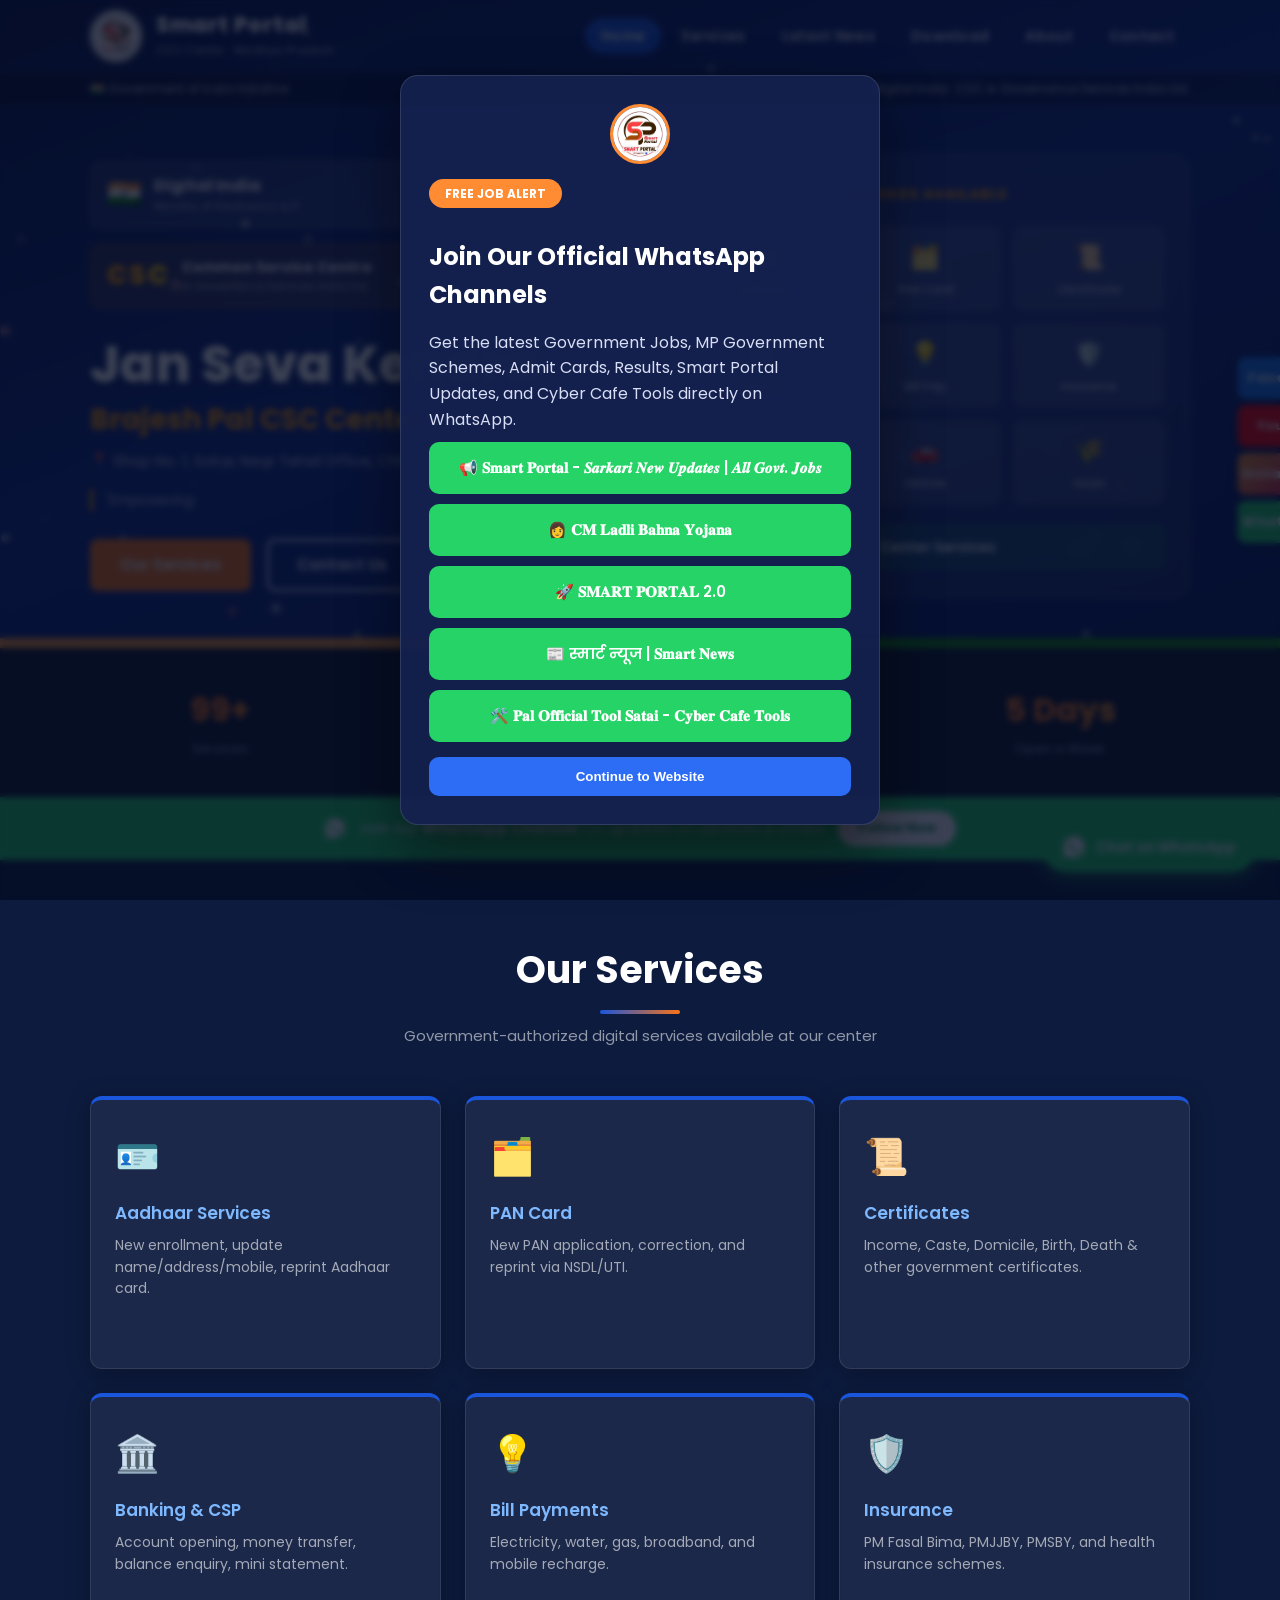
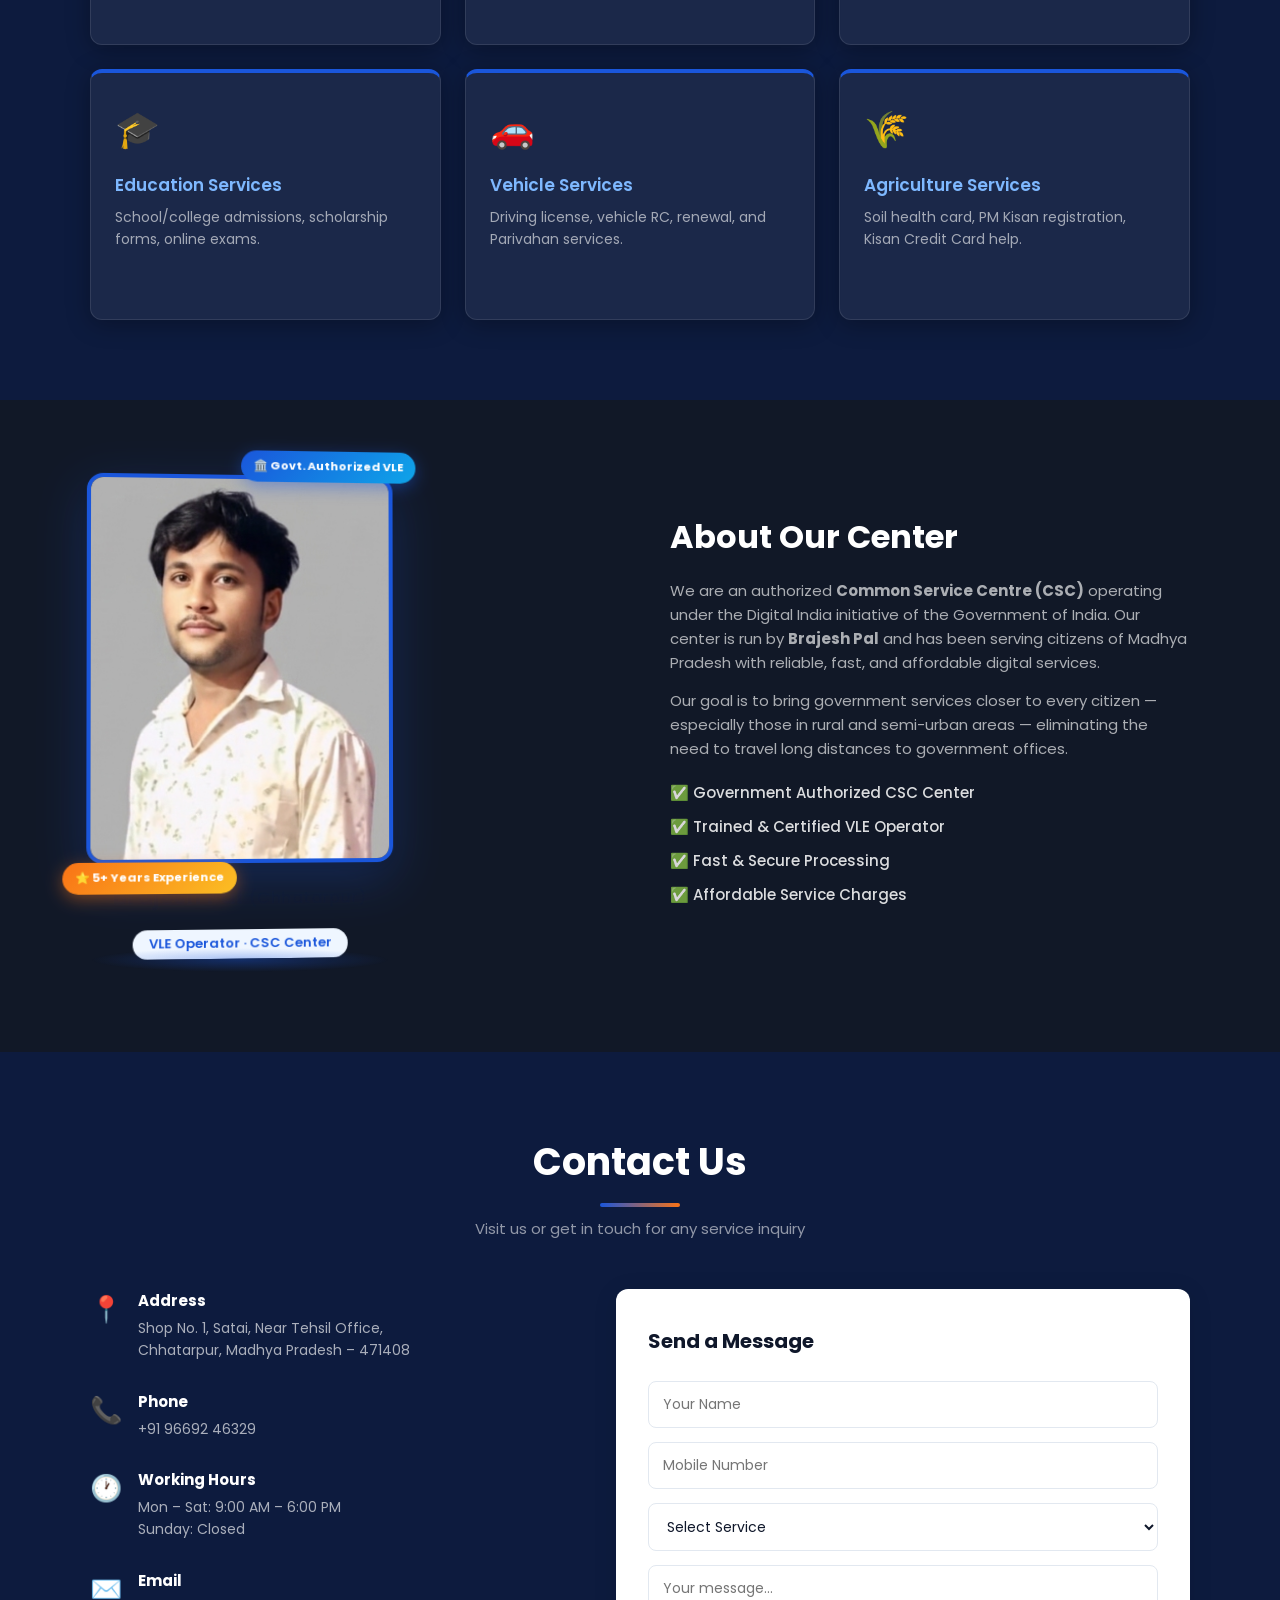
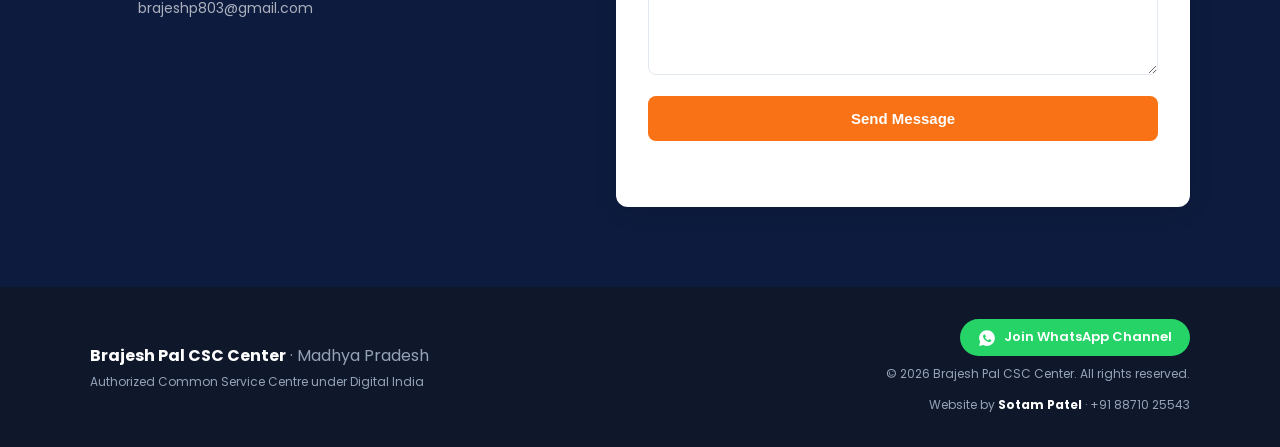
<file: index.html>
<!DOCTYPE html>
<html lang="en">

<head>
  <meta charset="UTF-8" />
  <meta name="viewport" content="width=device-width, initial-scale=1.0" />
  <title>Brajesh Pal CSC Center – Madhya Pradesh</title>
  <meta name="description"
    content="Brajesh Pal CSC Center, Satai, Chhatarpur (471408) – Madhya Pradesh. Government and digital services: Aadhaar, PAN, certificates, banking, insurance and more." />
  <meta name="keywords"
    content="CSC Center Satai, Brajesh Pal CSC, Aadhaar Satai, PAN Card Satai, Chhatarpur CSC, 471408, government services Satai, digital services Chhatarpur, CSC VLE Madhya Pradesh, Common Service Centre Satai" />
  <meta name="robots" content="index, follow" />
  <link rel="canonical" href="https://brajesh-pal-csc.vercel.app/" />
  <!-- Open Graph (WhatsApp, Facebook, LinkedIn) -->
  <meta property="og:type" content="website" />
  <meta property="og:site_name" content="Brajesh Pal CSC Center" />
  <meta property="og:title" content="Brajesh Pal CSC Center – Satai, Chhatarpur" />
  <meta property="og:description"
    content="Brajesh Pal CSC Center, Satai, Chhatarpur – 471408, MP. Aadhaar, PAN, certificates, banking, insurance and more." />
  <meta property="og:url" content="https://brajesh-pal-csc.vercel.app/" />
  <meta property="og:image" content="https://brajesh-pal-csc.vercel.app/csc-logo.jpg" />
  <meta property="og:image:width" content="500" />
  <meta property="og:image:height" content="500" />
  <meta property="og:image:alt" content="Brajesh Pal CSC Center Logo" />
  <!-- Twitter Card -->
  <meta name="twitter:card" content="summary" />
  <meta name="twitter:title" content="Brajesh Pal CSC Center – Satai, Chhatarpur" />
  <meta name="twitter:description"
    content="Brajesh Pal CSC Center, Satai, Chhatarpur – 471408, MP. Aadhaar, PAN, certificates, banking, insurance." />
  <meta name="twitter:image" content="https://brajesh-pal-csc.vercel.app/csc-logo.jpg" />
  <meta name="twitter:image:alt" content="Brajesh Pal CSC Center Logo" />
  <link rel="stylesheet" href="style.css" />
  <link rel="icon" type="image/jpeg" href="csc-logo.jpg" />
  <link rel="apple-touch-icon" href="csc-logo.jpg" />
  <link rel="preconnect" href="https://fonts.googleapis.com" />
  <link href="https://fonts.googleapis.com/css2?family=Poppins:wght@300;400;600;700&display=swap" rel="stylesheet" />
</head>

<body>

  <!-- ===== HEADER ===== -->
  <header id="header">
    <div class="container nav-wrap">
      <a href="index.html" class="logo" style="text-decoration:none;">
        <img
          src="[data-uri]"
          alt="Smart Portal CSC Logo" />
        <div>
          <span class="logo-title">Smart Portal</span>
          <span class="logo-sub">CSC Center · Madhya Pradesh</span>
        </div>
      </a>
      <nav>
        <button class="menu-toggle" id="menuToggle" aria-label="Toggle menu">&#9776;</button>
        <ul id="navLinks">
          <li><a href="#home">Home</a></li>
          <li><a href="services.html">Services</a></li>
          <li><a href="latest-news.html">Latest News</a></li>
          <li><a href="download-forms.html">Download</a></li>
          <li><a href="#about">About</a></li>
          <li><a href="#contact">Contact</a></li>
        </ul>
      </nav>
    </div>
  </header>

  <!-- ===== HERO / CSC BANNER ===== -->
  <section id="home" class="hero">
    <video id="heroBgVideo" autoplay muted loop playsinline>
      <source src="banner-bg.mp4" type="video/mp4">
    </video>
    <div id="heroOverlay"></div>
    <canvas id="heroCanvas"></canvas>

    <!-- Top gov bar -->
    <div class="gov-bar">
      <div class="container gov-bar-inner">
        <span>🇮🇳 Government of India Initiative</span>
        <span class="gov-bar-center">Digital India · CSC e-Governance Services India Ltd.</span>
      </div>
    </div>

    <div class="banner-wrap">
      <!-- Left panel -->
      <div class="banner-left" style="animation:fadeInLeft .9s .1s ease both">
        <div class="banner-logos">
          <div class="digital-india-badge">
            <div class="di-icon">🇮🇳</div>
            <div>
              <span class="di-title">Digital India</span>
              <span class="di-sub">Ministry of Electronics &amp; IT</span>
            </div>
          </div>
          <div class="csc-badge">
            <span class="csc-abbr">CSC</span>
            <div>
              <span class="csc-full">Common Service Centre</span>
              <span class="csc-sub">e-Governance Services India Ltd.</span>
            </div>
          </div>
        </div>

        <div class="banner-title-block">
          <h1 class="banner-heading">Jan Seva Kendra</h1>
          <p class="banner-op-name">Brajesh Pal CSC Center</p>
          <p class="banner-location">📍 Shop No. 1, Satai, Near Tehsil Office, Chhatarpur, MP – 471408</p>
        </div>

        <p class="banner-tagline">"Empowering Citizens Through Digital Services"</p>

        <div class="hero-btns">
          <a href="#services" class="btn btn-primary">Our Services</a>
          <a href="#contact" class="btn btn-outline">Contact Us</a>
        </div>
      </div>

      <!-- Right panel – service icons grid -->
      <div class="banner-right">
        <p class="banner-services-title">Services Available</p>
        <div class="banner-icons-grid">
          <div class="bicon"><span>🪪</span>
            <p>Aadhaar</p>
          </div>
          <div class="bicon"><span>🗂️</span>
            <p>PAN Card</p>
          </div>
          <div class="bicon"><span>📜</span>
            <p>Certificate</p>
          </div>
          <div class="bicon"><span>🏛️</span>
            <p>Banking</p>
          </div>
          <div class="bicon"><span>💡</span>
            <p>Bill Pay</p>
          </div>
          <div class="bicon"><span>🛡️</span>
            <p>Insurance</p>
          </div>
          <div class="bicon"><span>🎓</span>
            <p>Education</p>
          </div>
          <div class="bicon"><span>🚗</span>
            <p>Vehicle</p>
          </div>
          <div class="bicon"><span>🌾</span>
            <p>Kisan</p>
          </div>
        </div>
        <div class="banner-helpline">
          <!-- <span>📞 Helpline:</span> -->
          <!-- <a href="tel:+91XXXXXX6329">+91 96692 46329</a> -->
          <span>CSC Center Services</span>
        </div>
      </div>
    </div>

    <!-- Bottom tricolor strip -->
    <div class="tricolor-strip">
      <div class="tc-saffron"></div>
      <div class="tc-white"><span>सत्यमेव जयते</span></div>
      <div class="tc-green"></div>
    </div>

  </section>

  <!-- ===== STATS ===== -->
  <section class="stats-bar">
    <div class="container stats-grid">
      <div class="stat"><span class="stat-num">100+</span><span class="stat-label">Services</span></div>
      <div class="stat"><span class="stat-num">5000+</span><span class="stat-label">Happy Customers</span></div>
      <div class="stat"><span class="stat-num">5+</span><span class="stat-label">Years of Service</span></div>
      <div class="stat"><span class="stat-num">6 Days</span><span class="stat-label">Open a Week</span></div>
    </div>
  </section>

  <!-- ===== WHATSAPP CHANNEL BANNER ===== -->
  <div class="wa-banner">
    <div class="container wa-banner-inner">
      <svg viewBox="0 0 32 32" width="22" height="22" fill="white">
        <path
          d="M16 2C8.28 2 2 8.28 2 16c0 2.44.65 4.73 1.78 6.72L2 30l7.47-1.74A13.93 13.93 0 0 0 16 30c7.72 0 14-6.28 14-14S23.72 2 16 2zm7.26 19.46c-.3.85-1.76 1.62-2.42 1.72-.62.1-1.4.14-2.26-.14-.52-.17-1.18-.4-2.04-.78-3.58-1.55-5.92-5.18-6.1-5.42-.18-.24-1.46-1.95-1.46-3.72 0-1.77.93-2.64 1.26-3 .33-.36.72-.45.96-.45h.69c.22 0 .52-.08.82.62.3.72 1.02 2.49 1.11 2.67.09.18.15.39.03.63-.12.24-.18.39-.36.6-.18.21-.38.47-.54.63-.18.18-.37.38-.16.74.21.36.94 1.55 2.02 2.51 1.38 1.23 2.55 1.61 2.91 1.79.36.18.57.15.78-.09.21-.24.9-1.05 1.14-1.41.24-.36.48-.3.81-.18.33.12 2.1.99 2.46 1.17.36.18.6.27.69.42.09.15.09.87-.21 1.72z" />
      </svg>
      <span>Join our <strong>WhatsApp Channel</strong> for updates on services & offers</span>
      <a href="https://whatsapp.com/channel/0029Vax804j2UPB8wsZU4B05" target="_blank" rel="noopener"
        class="wa-banner-btn">Follow Now</a>
    </div>
  </div>

  <!-- ===== SERVICES ===== -->
  <section id="services" class="services">
    <div class="container">
      <h2 class="section-title">Our Services</h2>
      <p class="section-sub">Government-authorized digital services available at our center</p>
      <div class="services-grid">

        <a class="service-card" href="https://uidai.gov.in/" target="_blank" rel="noopener">
          <div class="service-icon">🪪</div>
          <h3>Aadhaar Services</h3>
          <p>New enrollment, update name/address/mobile, reprint Aadhaar card.</p>
          <span class="card-link-hint">Visit UIDAI ↗</span>
        </a>

        <a class="service-card" href="https://www.onlineservices.nsdl.com/paam/endUserRegisterContact.html"
          target="_blank" rel="noopener">
          <div class="service-icon">🗂️</div>
          <h3>PAN Card</h3>
          <p>New PAN application, correction, and reprint via NSDL/UTI.</p>
          <span class="card-link-hint">Visit NSDL ↗</span>
        </a>

        <a class="service-card" href="https://mpedistrict.gov.in/" target="_blank" rel="noopener">
          <div class="service-icon">📜</div>
          <h3>Certificates</h3>
          <p>Income, Caste, Domicile, Birth, Death & other government certificates.</p>
          <span class="card-link-hint">Visit MP e-District ↗</span>
        </a>

        <a class="service-card" href="https://www.cscindia.in/" target="_blank" rel="noopener">
          <div class="service-icon">🏛️</div>
          <h3>Banking & CSP</h3>
          <p>Account opening, money transfer, balance enquiry, mini statement.</p>
          <span class="card-link-hint">Visit CSC India ↗</span>
        </a>

        <a class="service-card" href="https://www.bharat-bill-pay.in/" target="_blank" rel="noopener">
          <div class="service-icon">💡</div>
          <h3>Bill Payments</h3>
          <p>Electricity, water, gas, broadband, and mobile recharge.</p>
          <span class="card-link-hint">Visit BBPS ↗</span>
        </a>

        <a class="service-card" href="https://pmfby.gov.in/" target="_blank" rel="noopener">
          <div class="service-icon">🛡️</div>
          <h3>Insurance</h3>
          <p>PM Fasal Bima, PMJJBY, PMSBY, and health insurance schemes.</p>
          <span class="card-link-hint">Visit PMFBY ↗</span>
        </a>

        <a class="service-card" href="https://scholarships.gov.in/" target="_blank" rel="noopener">
          <div class="service-icon">🎓</div>
          <h3>Education Services</h3>
          <p>School/college admissions, scholarship forms, online exams.</p>
          <span class="card-link-hint">Visit NSP ↗</span>
        </a>

        <a class="service-card" href="https://parivahan.gov.in/" target="_blank" rel="noopener">
          <div class="service-icon">🚗</div>
          <h3>Vehicle Services</h3>
          <p>Driving license, vehicle RC, renewal, and Parivahan services.</p>
          <span class="card-link-hint">Visit Parivahan ↗</span>
        </a>

        <a class="service-card" href="https://pmkisan.gov.in/" target="_blank" rel="noopener">
          <div class="service-icon">🌾</div>
          <h3>Agriculture Services</h3>
          <p>Soil health card, PM Kisan registration, Kisan Credit Card help.</p>
          <span class="card-link-hint">Visit PM Kisan ↗</span>
        </a>

      </div>
    </div>
  </section>

  <!-- ===== ABOUT ===== -->
  <section id="about" class="about">
    <div class="container about-grid">
      <div class="about-img-wrap">
        <div class="owner-card-3d-wrap">
          <div class="owner-card" id="ownerCard3d" style="position:relative">
            <span class="owner-badge-govt">🏛️ Govt. Authorized VLE</span>
            <img src="owner.jpg" alt="Brajesh Pal" class="owner-photo" />
            <span class="owner-badge-exp">⭐ 5+ Years Experience</span>
            <p class="owner-name">Brajesh Pal <span
                style="font-size:0.75em; font-weight:500; opacity:0.75;">(Chhatarpur)</span></p>
            <p class="owner-role">VLE Operator · CSC Center</p>
          </div>
          <div class="owner-card-shadow" id="ownerShadow"></div>
        </div>
      </div>
      <div class="about-text">
        <h2>About Our Center</h2>
        <p>
          We are an authorized <strong>Common Service Centre (CSC)</strong> operating under the
          Digital India initiative of the Government of India. Our center is run by
          <strong>Brajesh Pal</strong> and has been serving citizens of Madhya Pradesh with
          reliable, fast, and affordable digital services.
        </p>
        <p>
          Our goal is to bring government services closer to every citizen — especially those in
          rural and semi-urban areas — eliminating the need to travel long distances to
          government offices.
        </p>
        <ul class="about-list">
          <li>✅ Government Authorized CSC Center</li>
          <li>✅ Trained & Certified VLE Operator</li>
          <li>✅ Fast & Secure Processing</li>
          <li>✅ Affordable Service Charges</li>
          <li>✅ Trusted by 5000+ Locals</li>
        </ul>
      </div>
    </div>
  </section>

  <!-- ===== CONTACT ===== -->
  <section id="contact" class="contact">
    <div class="container">
      <h2 class="section-title">Contact Us</h2>
      <p class="section-sub">Visit us or get in touch for any service inquiry</p>
      <div class="contact-grid">

        <div class="contact-info">
          <div class="info-item">
            <span class="info-icon">📍</span>
            <div>
              <strong>Address</strong>
              <p>Shop No. 1, Satai, Near Tehsil Office,<br />Chhatarpur, Madhya Pradesh – 471408</p>
            </div>
          </div>
          <div class="info-item">
            <span class="info-icon">📞</span>
            <div>
              <strong>Phone</strong>
              <!-- <p><a href="tel:+919669246329">+91 96692 46329</a></p> -->
              <p><a href="">+91 96692 46329</a></p>
            </div>
          </div>
          <div class="info-item">
            <span class="info-icon">🕐</span>
            <div>
              <strong>Working Hours</strong>
              <p>Mon – Sat: 9:00 AM – 6:00 PM<br />Sunday: Closed</p>
            </div>
          </div>
          <div class="info-item">
            <span class="info-icon">✉️</span>
            <div>
              <strong>Email</strong>
              <p><a href="mailto:brajeshp803@gmail.com">brajeshp803@gmail.com</a></p>
            </div>
          </div>
        </div>

        <form class="contact-form" id="contactForm">
          <h3>Send a Message</h3>
          <input type="text" name="name" placeholder="Your Name" required />
          <input type="tel" name="phone" placeholder="Mobile Number" required />
          <select name="service">
            <option value="">Select Service</option>
            <option>Aadhaar Services</option>
            <option>PAN Card</option>
            <option>Certificate</option>
            <option>Banking / CSP</option>
            <option>Bill Payment</option>
            <option>Insurance</option>
            <option>Other</option>
          </select>
          <textarea name="message" rows="4" placeholder="Your message..."></textarea>
          <button type="submit" class="btn btn-primary">Send Message</button>
          <p class="form-note" id="formNote"></p>
        </form>

      </div>
    </div>
  </section>

  <!-- ===== FOOTER ===== -->
  <footer class="footer">
    <div class="container footer-inner">
      <div>
        <p><strong>Brajesh Pal CSC Center</strong> · Madhya Pradesh</p>
        <p class="footer-sub">Authorized Common Service Centre under Digital India</p>
      </div>
      <div class="footer-right">
        <a href="https://whatsapp.com/channel/0029Vax804j2UPB8wsZU4B05" target="_blank" rel="noopener"
          class="wa-channel-btn">
          <svg viewBox="0 0 32 32" width="18" height="18" fill="currentColor">
            <path
              d="M16 2C8.28 2 2 8.28 2 16c0 2.44.65 4.73 1.78 6.72L2 30l7.47-1.74A13.93 13.93 0 0 0 16 30c7.72 0 14-6.28 14-14S23.72 2 16 2zm7.26 19.46c-.3.85-1.76 1.62-2.42 1.72-.62.1-1.4.14-2.26-.14-.52-.17-1.18-.4-2.04-.78-3.58-1.55-5.92-5.18-6.1-5.42-.18-.24-1.46-1.95-1.46-3.72 0-1.77.93-2.64 1.26-3 .33-.36.72-.45.96-.45h.69c.22 0 .52-.08.82.62.3.72 1.02 2.49 1.11 2.67.09.18.15.39.03.63-.12.24-.18.39-.36.6-.18.21-.38.47-.54.63-.18.18-.37.38-.16.74.21.36.94 1.55 2.02 2.51 1.38 1.23 2.55 1.61 2.91 1.79.36.18.57.15.78-.09.21-.24.9-1.05 1.14-1.41.24-.36.48-.3.81-.18.33.12 2.1.99 2.46 1.17.36.18.6.27.69.42.09.15.09.87-.21 1.72z" />
          </svg>
          Join WhatsApp Channel
        </a>
        <p class="footer-copy">&copy; 2026 Brajesh Pal CSC Center. All rights reserved.</p>
        <p class="footer-copy" style="margin-top:4px;">Website by <strong style="color:#fff;">Sotam Patel</strong> · <a
            href="tel:+918871025543" style="color:#94a3b8;">+91 88710 25543</a></p>
      </div>
    </div>
  </footer>

  <!-- ===== SOCIAL SIDE SLIDER ===== -->
  <div class="social-sidebar">
    <a href="https://www.facebook.com/brajesh.pal.179108/" target="_blank" rel="noopener" class="side-btn side-fb">
      <span class="side-icon">
        <svg viewBox="0 0 24 24" fill="currentColor" width="18" height="18">
          <path d="M18 2h-3a5 5 0 0 0-5 5v3H7v4h3v8h4v-8h3l1-4h-4V7a1 1 0 0 1 1-1h3z" />
        </svg>
      </span>
      <span class="side-label">Facebook</span>
    </a>
    <a href="https://www.youtube.com/@SmartPortalOfficial" target="_blank" rel="noopener" class="side-btn side-yt">
      <span class="side-icon">
        <svg viewBox="0 0 24 24" fill="currentColor" width="18" height="18">
          <path
            d="M22.54 6.42a2.78 2.78 0 0 0-1.95-1.96C18.88 4 12 4 12 4s-6.88 0-8.59.46A2.78 2.78 0 0 0 1.46 6.42 29 29 0 0 0 1 12a29 29 0 0 0 .46 5.58 2.78 2.78 0 0 0 1.95 1.96C5.12 20 12 20 12 20s6.88 0 8.59-.46a2.78 2.78 0 0 0 1.96-1.96A29 29 0 0 0 23 12a29 29 0 0 0-.46-5.58zM9.75 15.02V8.98L15.5 12l-5.75 3.02z" />
        </svg>
      </span>
      <span class="side-label">YouTube</span>
    </a>
    <a href="https://www.instagram.com/cmladlibahnayojana?igsh=NHd1dmM0YnVtYXU1" target="_blank" rel="noopener"
      class="side-btn side-ig">
      <span class="side-icon">
        <svg viewBox="0 0 24 24" fill="none" stroke="currentColor" stroke-width="2" stroke-linecap="round"
          stroke-linejoin="round" width="18" height="18">
          <rect x="2" y="2" width="20" height="20" rx="5" ry="5" />
          <path d="M16 11.37A4 4 0 1 1 12.63 8 4 4 0 0 1 16 11.37z" />
          <line x1="17.5" y1="6.5" x2="17.51" y2="6.5" />
        </svg>
      </span>
      <span class="side-label">Instagram</span>
    </a>
    <a href="https://wa.me/919669246329?text=Hello%2C%20I%20need%20help%20with%20CSC%20services" target="_blank"
      rel="noopener" class="side-btn side-wa">
      <span class="side-icon">
        <svg viewBox="0 0 32 32" fill="currentColor" width="18" height="18">
          <path
            d="M16 2C8.28 2 2 8.28 2 16c0 2.44.65 4.73 1.78 6.72L2 30l7.47-1.74A13.93 13.93 0 0 0 16 30c7.72 0 14-6.28 14-14S23.72 2 16 2zm7.26 19.46c-.3.85-1.76 1.62-2.42 1.72-.62.1-1.4.14-2.26-.14-.52-.17-1.18-.4-2.04-.78-3.58-1.55-5.92-5.18-6.1-5.42-.18-.24-1.46-1.95-1.46-3.72 0-1.77.93-2.64 1.26-3 .33-.36.72-.45.96-.45h.69c.22 0 .52-.08.82.62.3.72 1.02 2.49 1.11 2.67.09.18.15.39.03.63-.12.24-.18.39-.36.6-.18.21-.38.47-.54.63-.18.18-.37.38-.16.74.21.36.94 1.55 2.02 2.51 1.38 1.23 2.55 1.61 2.91 1.79.36.18.57.15.78-.09.21-.24.9-1.05 1.14-1.41.24-.36.48-.3.81-.18.33.12 2.1.99 2.46 1.17.36.18.6.27.69.42.09.15.09.87-.21 1.72z" />
        </svg>
      </span>
      <span class="side-label">WhatsApp</span>
    </a>
  </div>

  <a href="https://wa.me/919669246329?text=Hello%2C%20I%20need%20help%20with%20CSC%20services" class="whatsapp-fab"
    target="_blank" rel="noopener" title="Chat on WhatsApp">
    <svg viewBox="0 0 32 32" width="24" height="24" fill="white">
      <path
        d="M16 2C8.28 2 2 8.28 2 16c0 2.44.65 4.73 1.78 6.72L2 30l7.47-1.74A13.93 13.93 0 0 0 16 30c7.72 0 14-6.28 14-14S23.72 2 16 2zm7.26 19.46c-.3.85-1.76 1.62-2.42 1.72-.62.1-1.4.14-2.26-.14-.52-.17-1.18-.4-2.04-.78-3.58-1.55-5.92-5.18-6.1-5.42-.18-.24-1.46-1.95-1.46-3.72 0-1.77.93-2.64 1.26-3 .33-.36.72-.45.96-.45h.69c.22 0 .52-.08.82.62.3.72 1.02 2.49 1.11 2.67.09.18.15.39.03.63-.12.24-.18.39-.36.6-.18.21-.38.47-.54.63-.18.18-.37.38-.16.74.21.36.94 1.55 2.02 2.51 1.38 1.23 2.55 1.61 2.91 1.79.36.18.57.15.78-.09.21-.24.9-1.05 1.14-1.41.24-.36.48-.3.81-.18.33.12 2.1.99 2.46 1.17.36.18.6.27.69.42.09.15.09.87-.21 1.72z" />
    </svg>
    <span class="fab-text">Chat on WhatsApp</span>
  </a>



  <script src="main.js"></script>
</body>

</html>


<!-- This is a popup start -->
<div id="welcomePopup" class="popup-overlay">
  <div class="popup-box">

    <!-- Official Logo -->
    <div class="popup-logo">
      <img src="csc-logo.jpg" alt="Smart Portal Official Logo">
    </div>

    <span class="tag">FREE JOB ALERT</span>

    <h2>Join Our Official WhatsApp Channels</h2>

    <p>
      Get the latest Government Jobs, MP Government Schemes, Admit Cards,
      Results, Smart Portal Updates, and Cyber Cafe Tools directly on WhatsApp.
    </p>

    <a href="https://whatsapp.com/channel/0029Vax804j2UPB8wsZU4B05" target="_blank" class="btn whatsapp">
      📢 𝐒𝐦𝐚𝐫𝐭 𝐏𝐨𝐫𝐭𝐚𝐥 - 𝑺𝒂𝒓𝒌𝒂𝒓𝒊 𝑵𝒆𝒘 𝑼𝒑𝒅𝒂𝒕𝒆𝒔 | 𝑨𝒍𝒍 𝑮𝒐𝒗𝒕. 𝑱𝒐𝒃𝒔
    </a>


    <a href="https://whatsapp.com/channel/0029Vb6f373GU3BG8yixL43e" target="_blank" class="btn whatsapp">
      👩 𝐂𝐌 𝐋𝐚𝐝𝐥𝐢 𝐁𝐚𝐡𝐧𝐚 𝐘𝐨𝐣𝐚𝐧𝐚
    </a>

    <a href="https://whatsapp.com/channel/0029Vb6VGha3mFYA58GqZO0O" target="_blank" class="btn whatsapp">
      🚀 𝐒𝐌𝐀𝐑𝐓 𝐏𝐎𝐑𝐓𝐀𝐋 2.0
    </a>

    <a href="https://whatsapp.com/channel/0029VbCCXQGEAKWKbBjymC1E" target="_blank" class="btn whatsapp">
      📰 स्मार्ट न्यूज | 𝐒𝐦𝐚𝐫𝐭 𝐍𝐞𝐰𝐬
    </a>

    <a href="https://whatsapp.com/channel/0029Vb5exDp3WHTgOhqOOf0k" target="_blank" class="btn whatsapp">
      🛠️ 𝐏𝐚𝐥 𝐎𝐟𝐟𝐢𝐜𝐢𝐚𝐥 𝐓𝐨𝐨𝐥 𝐒𝐚𝐭𝐚𝐢 - 𝐂𝐲𝐛𝐞𝐫 𝐂𝐚𝐟𝐞 𝐓𝐨𝐨𝐥𝐬
    </a>

    <button id="continueBtn" class="continue">
      Continue to Website
    </button>

  </div>
</div>

<script>
  const popup = document.getElementById("welcomePopup");

  const lastShown = localStorage.getItem("popupTime");

  const now = Date.now();

  const oneDay = 24 * 60 * 60 * 1000;

  if (lastShown && (now - lastShown) < oneDay) {

    popup.style.display = "none";

  }

  document.getElementById("continueBtn").onclick = function () {

    popup.style.display = "none";

    localStorage.setItem("popupTime", now);

  };
</script>
<STYLE>
  .popup-overlay {
    position: fixed;
    inset: 0;
    background: rgba(4, 12, 35, .78);
    backdrop-filter: blur(3px);
    display: flex;
    justify-content: center;
    align-items: center;
    z-index: 999999;
  }

  .popup-box {
    width: 480px;
    max-width: 95%;
    background: rgba(20, 33, 78, .96);
    border: 1px solid rgba(255, 255, 255, .12);
    border-radius: 18px;
    padding: 28px;
    color: #fff;
    box-shadow: 0 25px 60px rgba(0, 0, 0, .45);
    animation: popup .35s ease;
  }

  .popup-logo {
    display: flex;
    justify-content: center;
    margin-bottom: 15px;
  }

  .popup-logo img {
    width: 60px;
    height: 60px;
    border-radius: 50%;
    border: 3px solid #ff8c32;
    background: #fff;
  }

  .tag {
    display: inline-block;
    background: #ff8c32;
    color: #fff;
    padding: 5px 16px;
    border-radius: 30px;
    font-size: 12px;
    font-weight: 700;
    margin-bottom: 15px;
  }

  .popup-box h2 {
    color: #fff;
    margin: 15px 0;
  }

  .popup-box p {
    color: #d8def5;
    line-height: 1.6;
  }

  .btn.whatsapp {
    display: flex;
    align-items: center;
    justify-content: center;
    margin-top: 10px;
    background: #25D366;
    color: #fff;
    border-radius: 10px;
    padding: 12px;
    text-decoration: none;
    transition: .3s;
  }

  .btn.whatsapp:hover {
    background: #1ca851;
    transform: translateY(-2px);
  }

  .continue {
    width: 100%;
    margin-top: 15px;
    background: #2d6df6;
    color: #fff;
    border: none;
    padding: 12px;
    border-radius: 10px;
    cursor: pointer;
    font-weight: 600;
  }

  .continue:hover {
    background: #1f5ddd;
  }
</STYLE>
<!-- This is a popup End -->
</file>
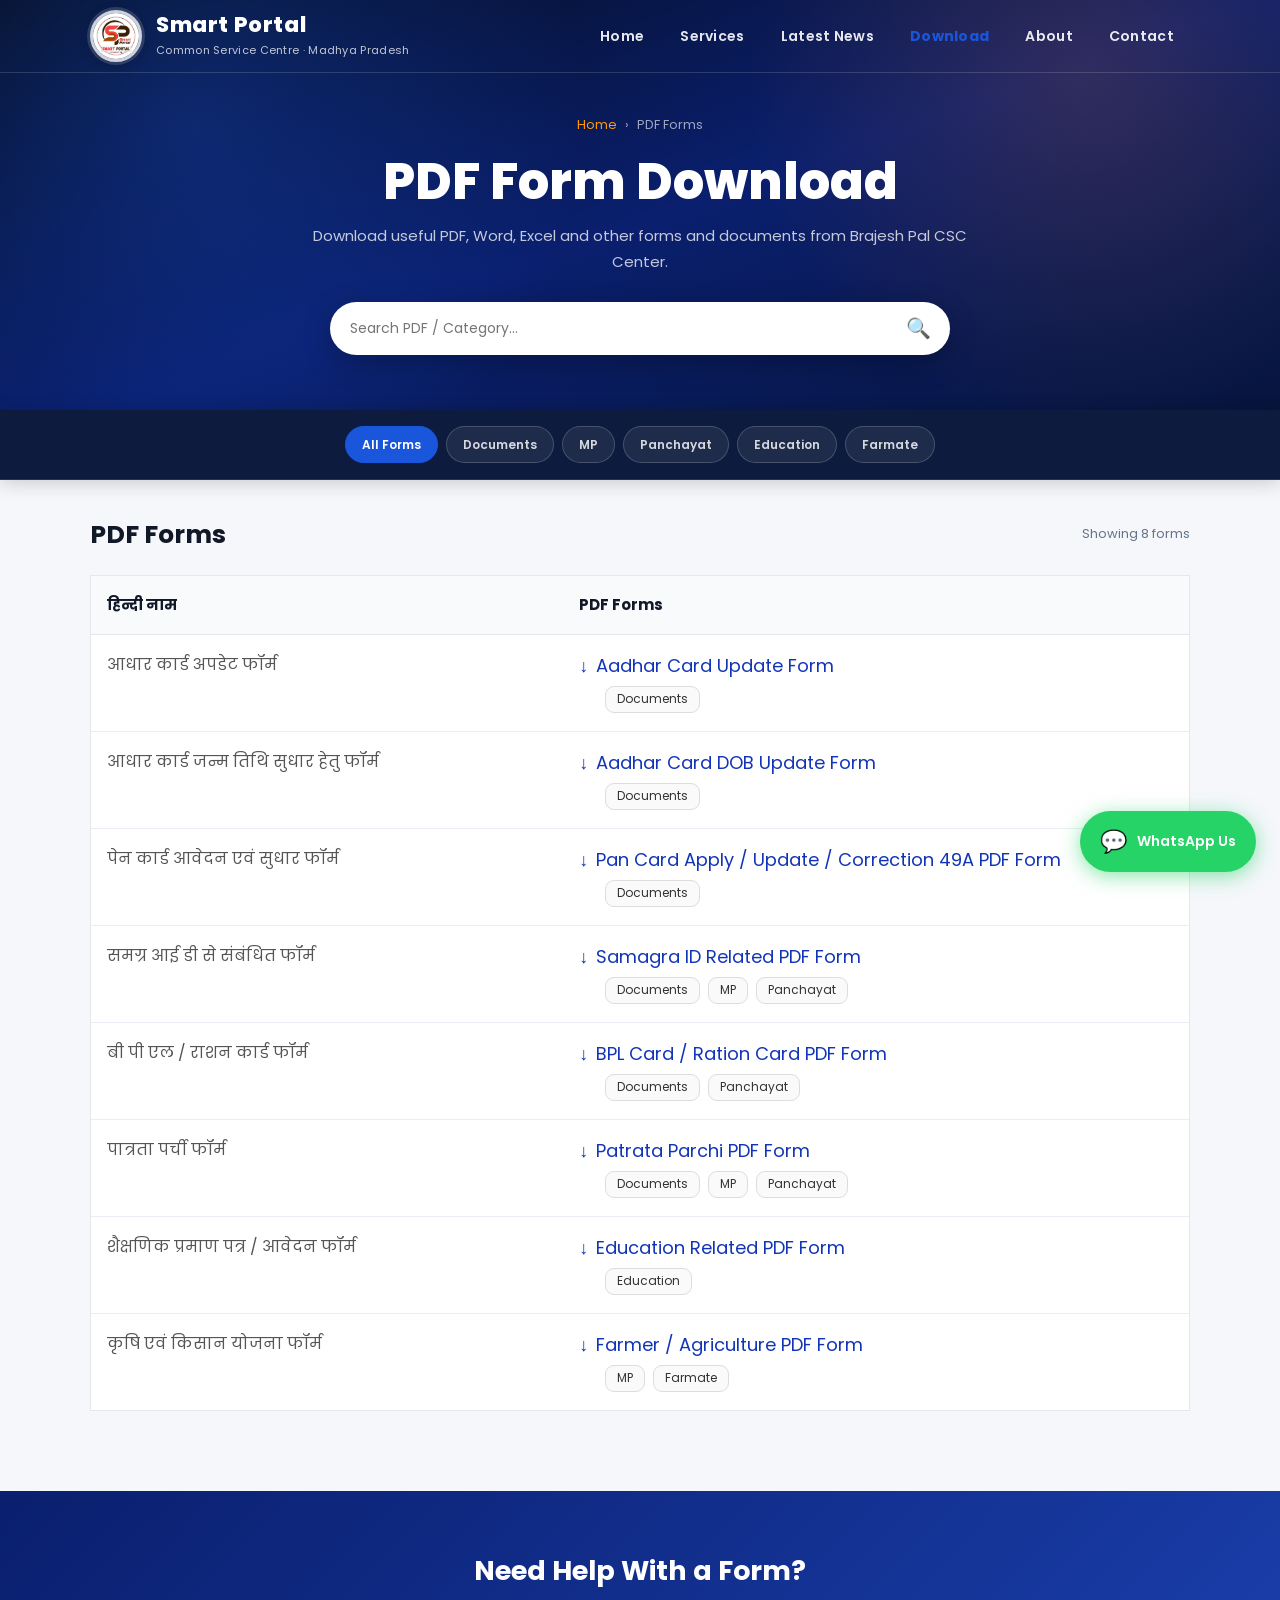
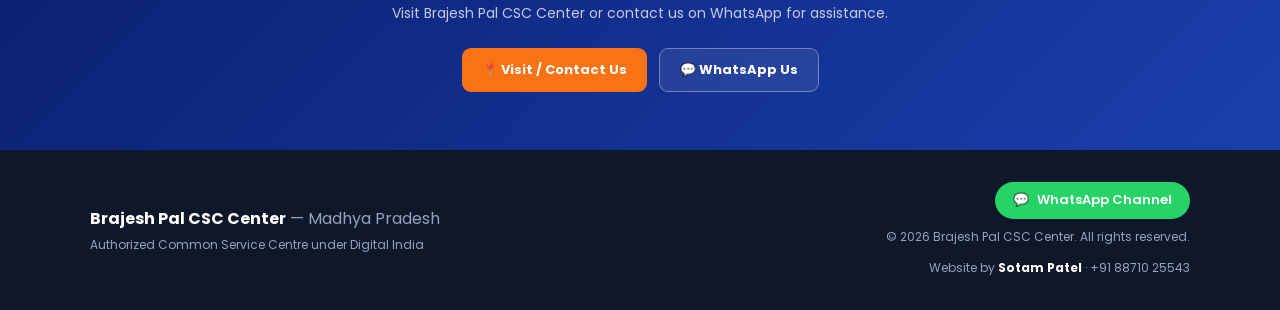
<file: download-forms.html>
<!DOCTYPE html>
<html lang="en">

<head>
  <meta charset="UTF-8" />
  <meta name="viewport" content="width=device-width, initial-scale=1.0" />
  <title>PDF Form Download – Brajesh Pal CSC Center</title>
  <meta name="description"
    content="Download PDF, Word, Excel and other useful forms and documents from Brajesh Pal CSC Center." />
  <meta name="robots" content="index, follow" />
  <link rel="canonical" href="https://brajesh-pal-csc.vercel.app/pdf-forms.html" />
  <link rel="stylesheet" href="style.css" />
  <link rel="icon" type="image/jpeg" href="csc-logo.jpg" />
  <link rel="preconnect" href="https://fonts.googleapis.com" />
  <link href="https://fonts.googleapis.com/css2?family=Poppins:wght@300;400;500;600;700;800&display=swap"
    rel="stylesheet" />

  <style>
    :root {
      --news-blue: #1a56db;
      --news-dark: #07153d;
      --news-bg: #f5f7fb;
      --news-text: #172033;
      --news-muted: #64748b;
      --news-border: #e5e7eb;
      --news-orange: #f97316;
    }

    * {
      box-sizing: border-box;
    }

    body {
      margin: 0;
      font-family: 'Poppins', sans-serif;
      background: var(--news-bg);
      color: var(--news-text);
    }

    /* HERO */
    .news-hero {
      padding: 115px 0 55px;
      text-align: center;
      position: relative;
      overflow: hidden;
      background: linear-gradient(160deg, #050d1f 0%, #0a1f6e 52%, #07153d 100%);
    }

    .news-hero::before {
      content: "";
      position: absolute;
      inset: 0;
      pointer-events: none;
      background:
        radial-gradient(circle at 15% 30%, rgba(26, 86, 219, .30), transparent 35%),
        radial-gradient(circle at 85% 20%, rgba(249, 115, 22, .16), transparent 30%);
    }

    .news-hero-inner {
      position: relative;
      z-index: 1;
    }

    .news-breadcrumb {
      display: flex;
      justify-content: center;
      gap: 8px;
      font-size: 13px;
      margin-bottom: 18px;
      color: rgba(255, 255, 255, .60);
    }

    .news-breadcrumb a {
      color: #ff9900;
      text-decoration: none;
    }

    .news-hero h1 {
      margin: 0 0 12px;
      color: #fff;
      font-size: clamp(30px, 5vw, 50px);
      line-height: 1.15;
      font-weight: 800;
    }

    .news-hero p {
      max-width: 680px;
      margin: 0 auto 28px;
      color: rgba(255, 255, 255, .76);
      font-size: 15px;
      line-height: 1.7;
    }

    .news-search {
      max-width: 620px;
      margin: 0 auto;
      position: relative;
    }

    .news-search input {
      width: 100%;
      border: 0;
      outline: 0;
      padding: 15px 54px 15px 20px;
      border-radius: 50px;
      font: inherit;
      font-size: 14px;
      box-shadow: 0 8px 28px rgba(0, 0, 0, .25);
    }

    .news-search span {
      position: absolute;
      right: 19px;
      top: 50%;
      transform: translateY(-50%);
      font-size: 20px;
    }

    /* FILTER */
    .news-filter-bar {
      position: sticky;
      top: 72px;
      z-index: 40;
      padding: 16px 0;
      background: #0d1b3e;
      border-bottom: 1px solid rgba(255, 255, 255, .10);
      box-shadow: 0 3px 18px rgba(0, 0, 0, .18);
    }

    .news-filters {
      display: flex;
      align-items: center;
      justify-content: center;
      gap: 8px;
      flex-wrap: wrap;
    }

    .news-filter {
      border: 1px solid rgba(255, 255, 255, .18);
      border-radius: 50px;
      padding: 8px 16px;
      background: rgba(255, 255, 255, .07);
      color: rgba(255, 255, 255, .82);
      cursor: pointer;
      font: inherit;
      font-size: 12px;
      font-weight: 600;
      transition: .2s ease;
      white-space: nowrap;
    }

    .news-filter:hover,
    .news-filter.active {
      background: var(--news-blue);
      border-color: var(--news-blue);
      color: #fff;
    }

    /* CONTENT */
    .pdf-section {
      padding: 35px 0 80px;
    }

    .pdf-toolbar {
      display: flex;
      align-items: center;
      justify-content: space-between;
      gap: 15px;
      margin-bottom: 20px;
    }

    .pdf-toolbar h2 {
      margin: 0;
      font-size: 25px;
      color: #111827;
    }

    .pdf-count {
      color: var(--news-muted);
      font-size: 13px;
      white-space: nowrap;
    }

    /* EXACT 2-COLUMN LISTING */
    .pdf-table-scroll {
      width: 100%;
      overflow-x: auto;
      -webkit-overflow-scrolling: touch;
    }

    .pdf-table-wrap {
      min-width: 650px;
      background: #fff;
      border: 1px solid var(--news-border);
    }

    .pdf-table {
      width: 100%;
      border-collapse: collapse;
      table-layout: fixed;
    }

    .pdf-table th {
      background: #f8fafc;
      color: #111827;
      text-align: left;
      font-size: 15px;
      font-weight: 700;
      padding: 17px 16px;
      border-bottom: 1px solid var(--news-border);
    }

    .pdf-table th:first-child {
      width: 43%;
    }

    .pdf-table th:last-child {
      width: 57%;
    }

    .pdf-row td {
      padding: 18px 16px;
      border-bottom: 1px solid #e9edf3;
      vertical-align: top;
    }

    .pdf-row:last-child td {
      border-bottom: 0;
    }

    .pdf-row:hover td {
      background: #fcfdff;
    }

    .pdf-name {
      color: #555;
      font-size: 16px;
      line-height: 1.45;
      font-weight: 400;
    }

    .pdf-info {
      min-width: 0;
    }

    .pdf-download {
      display: inline-flex;
      align-items: flex-start;
      gap: 8px;
      color: #1235b8;
      text-decoration: none;
      font-size: 18px;
      line-height: 1.4;
      font-weight: 400;
      word-break: break-word;
    }

    .pdf-download:hover {
      text-decoration: underline;
    }

    .pdf-download-icon {
      flex: 0 0 auto;
      font-size: 18px;
      line-height: 1.4;
    }

    .pdf-tags {
      display: flex;
      flex-wrap: wrap;
      gap: 8px;
      margin-top: 7px;
      margin-left: 26px;
    }

    .pdf-tag {
      display: inline-flex;
      align-items: center;
      padding: 5px 11px;
      border: 1px solid #ddd;
      border-radius: 9px;
      background: #fafafa;
      color: #333;
      font-size: 12px;
      line-height: 1.2;
    }

    .pdf-empty {
      display: none;
      padding: 55px 20px;
      text-align: center;
      border: 1px dashed #cbd5e1;
      border-radius: 18px;
      background: #fff;
      color: var(--news-muted);
    }

    .pdf-empty.show {
      display: block;
    }

    .pdf-empty h3 {
      margin: 0 0 6px;
      color: #1e293b;
    }

    .pdf-empty p {
      margin: 0;
      font-size: 13px;
    }

    /* CTA */
    .news-cta {
      padding: 58px 0;
      text-align: center;
      background: linear-gradient(135deg, #0a1f6e, #1a3fad);
    }

    .news-cta h2 {
      margin: 0 0 10px;
      color: #fff;
      font-size: 27px;
    }

    .news-cta p {
      margin: 0 auto 24px;
      color: rgba(255, 255, 255, .75);
      font-size: 14px;
    }

    .news-cta-buttons {
      display: flex;
      justify-content: center;
      gap: 12px;
      flex-wrap: wrap;
    }

    .news-btn {
      display: inline-flex;
      align-items: center;
      justify-content: center;
      min-height: 44px;
      padding: 10px 20px;
      border-radius: 9px;
      text-decoration: none;
      font-size: 13px;
      font-weight: 700;
    }

    .news-btn-primary {
      color: #fff;
      background: var(--news-orange);
    }

    .news-btn-outline {
      color: #fff;
      border: 1px solid rgba(255, 255, 255, .35);
      background: rgba(255, 255, 255, .08);
    }

    @media (max-width: 620px) {
      .news-hero {
        padding: 100px 0 50px;
      }

      .pdf-section {
        padding: 30px 0 60px;
      }

      .pdf-toolbar {
        align-items: flex-start;
        flex-direction: column;
      }

      .news-filter-bar {
        top: 64px;
      }

      .news-filters {
        justify-content: flex-start;
        overflow-x: auto;
        flex-wrap: nowrap;
        padding-bottom: 2px;
        scrollbar-width: none;
      }

      .news-filters::-webkit-scrollbar {
        display: none;
      }

      .news-filter {
        flex: 0 0 auto;
      }

      .pdf-table-wrap {
        min-width: 620px;
      }

      .pdf-table th,
      .pdf-row td {
        padding: 15px 13px;
      }

      .pdf-name {
        font-size: 15px;
      }

      .pdf-download {
        font-size: 17px;
      }
    }
  </style>
</head>

<body>

  <!-- HEADER -->
  <header id="header">
    <div class="container nav-wrap">
      <a href="index.html" class="logo" style="text-decoration:none;">
        <img src="csc-logo.jpg" alt="CSC Logo" onerror="this.style.display='none'" />
        <div>
          <span class="logo-title">Smart Portal</span>
          <span class="logo-sub">Common Service Centre · Madhya Pradesh</span>
        </div>
      </a>

      <nav>
        <button class="menu-toggle" id="menuToggle" aria-label="Toggle menu">☰</button>
        <ul id="navLinks">
          <li><a href="index.html#home">Home</a></li>
          <li><a href="services.html">Services</a></li>
          <li><a href="latest-news.html">Latest News</a></li>
          <li><a href="download-forms.html" style="color:var(--blue);font-weight:700;">Download</a></li>
          <li><a href="index.html#about">About</a></li>
          <li><a href="index.html#contact">Contact</a></li>
        </ul>
      </nav>
    </div>
  </header>

  <!-- HERO -->
  <section class="news-hero">
    <div class="container news-hero-inner">

      <div class="news-breadcrumb">
        <a href="index.html">Home</a>
        <span>›</span>
        <span>PDF Forms</span>
      </div>

      <h1>PDF Form Download</h1>

      <p>
        Download useful PDF, Word, Excel and other forms and documents
        from Brajesh Pal CSC Center.
      </p>

      <div class="news-search">
        <input type="search" id="newsSearch" placeholder="Search PDF / Category..." autocomplete="off"
          aria-label="Search forms" />
        <span>🔍</span>
      </div>

    </div>
  </section>

  <!-- FILTER -->
  <div class="news-filter-bar">
    <div class="container">

      <div class="news-filters" role="tablist" aria-label="Document categories">

        <button class="news-filter active" data-filter="all">
          All Forms
        </button>

        <button class="news-filter" data-filter="documents">
          Documents
        </button>

        <button class="news-filter" data-filter="mp">
          MP
        </button>

        <button class="news-filter" data-filter="panchayat">
          Panchayat
        </button>

        <button class="news-filter" data-filter="education">
          Education
        </button>

        <button class="news-filter" data-filter="formate">
          Farmate
        </button>

      </div>

    </div>
  </div>

  <!-- DOCUMENT LIST -->
  <main class="pdf-section">
    <div class="container">

      <div class="pdf-toolbar">
        <h2>PDF Forms</h2>
        <span class="pdf-count" id="pdfResult">Showing 8 forms</span>
      </div>

      <div id="pdfTableWrap" class="pdf-table-scroll">

        <div class="pdf-table-wrap">

          <table class="pdf-table">

            <thead>
              <tr>
                <th>हिन्दी नाम</th>
                <th>PDF Forms</th>
              </tr>
            </thead>

            <tbody id="pdfList"></tbody>

          </table>

        </div>

      </div>

      <div class="pdf-empty" id="pdfEmpty">
        <h3>No forms found</h3>
        <p>Try another keyword or select a different category.</p>
      </div>

    </div>
  </main>

  <!-- CTA -->
  <section class="news-cta">
    <div class="container">
      <h2>Need Help With a Form?</h2>
      <p>Visit Brajesh Pal CSC Center or contact us on WhatsApp for assistance.</p>

      <div class="news-cta-buttons">
        <a href="index.html#contact" class="news-btn news-btn-primary">
          📍 Visit / Contact Us
        </a>

        <a href="https://wa.me/919669246329?text=Hello%2C%20I%20need%20help%20with%20a%20form"
          class="news-btn news-btn-outline" target="_blank" rel="noopener">
          💬 WhatsApp Us
        </a>
      </div>
    </div>
  </section>

  <!-- FOOTER -->
  <footer class="footer">
    <div class="container footer-inner">

      <div>
        <p><strong>Brajesh Pal CSC Center</strong> — Madhya Pradesh</p>
        <p class="footer-sub">Authorized Common Service Centre under Digital India</p>
      </div>

      <div class="footer-right">

        <a href="https://wa.me/919669246329" class="wa-channel-btn" target="_blank" rel="noopener">
          <span>💬</span> WhatsApp Channel
        </a>

        <p class="footer-copy">
          © 2026 Brajesh Pal CSC Center. All rights reserved.
        </p>

        <p class="footer-copy" style="margin-top:4px;">
          Website by <strong style="color:#fff;">Sotam Patel</strong> ·
          <a href="tel:+918871025543" style="color:#94a3b8;">
            +91 88710 25543
          </a>
        </p>

      </div>

    </div>
  </footer>

  <!-- WHATSAPP -->
  <a href="https://wa.me/919669246329?text=Hello%2C%20I%20need%20help%20with%20a%20form" class="whatsapp-fab"
    target="_blank" rel="noopener" title="Chat on WhatsApp">
    <span style="font-size:22px;">💬</span>
    <span class="fab-text">WhatsApp Us</span>
  </a>


  <!-- =====================================================
       JAVASCRIPT
  ====================================================== -->
  <script>
    /* =====================================================
       MOBILE MENU
    ===================================================== */

    const menuToggle = document.getElementById("menuToggle");
    const navLinks = document.getElementById("navLinks");
    const header = document.getElementById("header");

    if (menuToggle && navLinks) {
      menuToggle.addEventListener("click", () => {
        navLinks.classList.toggle("open");
      });
    }

    window.addEventListener("scroll", () => {
      if (header) {
        header.classList.toggle("scrolled", window.scrollY > 60);
      }
    });


    /* =====================================================
       DOCUMENT DATA

       source options:

       1. drive-file
          For PDF/DOC/DOCX/XLS/XLSX/JPG/PNG/ZIP etc.

       2. google-doc
          For Google Docs. exportFormat can be:
          docx, pdf, txt, odt, rtf, html

       3. google-sheet
          For Google Sheets. exportFormat:
          xlsx, pdf, csv

       4. google-slide
          For Google Slides. exportFormat:
          pptx, pdf
    ===================================================== */

    const pdfForms = [

      {
        hindi: "आधार कार्ड अपडेट फॉर्म",
        title: "Aadhar Card Update Form",
        categories: ["documents"],
        tags: ["Documents"],
        fileType: "DOCX",
        source: "google-doc",
        exportFormat: "docx",
        driveFileId: "1CizYxLgry8nq1jO6F7nHopIX9hi0ypAbri69sz8ssoI"
      },

      {
        hindi: "आधार कार्ड जन्म तिथि सुधार हेतु फॉर्म",
        title: "Aadhar Card DOB Update Form",
        categories: ["documents"],
        tags: ["Documents"],
        fileType: "DOCX",
        source: "drive-file",
        driveFileId: "YOUR_AADHAAR_DOB_FILE_ID"
      },

      {
        hindi: "पेन कार्ड आवेदन एवं सुधार फॉर्म",
        title: "Pan Card Apply / Update / Correction 49A PDF Form",
        categories: ["documents"],
        tags: ["Documents"],
        fileType: "PDF",
        source: "drive-file",
        driveFileId: "YOUR_PAN_CARD_FILE_ID"
      },

      {
        hindi: "समग्र आई डी से संबंधित फॉर्म",
        title: "Samagra ID Related PDF Form",
        categories: ["documents", "mp", "panchayat"],
        tags: ["Documents", "MP", "Panchayat"],
        fileType: "PDF",
        source: "drive-file",
        driveFileId: "YOUR_SAMAGRA_ID_FILE_ID"
      },

      {
        hindi: "बी पी एल / राशन कार्ड फॉर्म",
        title: "BPL Card / Ration Card PDF Form",
        categories: ["documents", "panchayat"],
        tags: ["Documents", "Panchayat"],
        fileType: "PDF",
        source: "drive-file",
        driveFileId: "YOUR_BPL_RATION_FILE_ID"
      },

      {
        hindi: "पात्रता पर्ची फॉर्म",
        title: "Patrata Parchi PDF Form",
        categories: ["documents", "mp", "panchayat"],
        tags: ["Documents", "MP", "Panchayat"],
        fileType: "PDF",
        source: "drive-file",
        driveFileId: "YOUR_PATRA_PARCHI_FILE_ID"
      },

      {
        hindi: "शैक्षणिक प्रमाण पत्र / आवेदन फॉर्म",
        title: "Education Related PDF Form",
        categories: ["education"],
        tags: ["Education"],
        fileType: "PDF",
        source: "drive-file",
        driveFileId: "YOUR_EDUCATION_FILE_ID"
      },

      {
        hindi: "कृषि एवं किसान योजना फॉर्म",
        title: "Farmer / Agriculture PDF Form",
        categories: ["mp", "formate"],
        tags: ["MP", "Farmate"],
        fileType: "DOCX",
        source: "drive-file",
        driveFileId: "YOUR_FARMER_FILE_ID"
      }

    ];


    /* =====================================================
       ELEMENTS
    ===================================================== */

    const pdfList = document.getElementById("pdfList");
    const pdfSearch = document.getElementById("newsSearch");
    const pdfEmpty = document.getElementById("pdfEmpty");
    const pdfResult = document.getElementById("pdfResult");
    const pdfTableWrap = document.getElementById("pdfTableWrap");
    const filterButtons = document.querySelectorAll(".news-filter");

    let activeFilter = "all";


    /* =====================================================
       ESCAPE HTML
       Prevents accidental HTML in document titles.
    ===================================================== */

    function escapeHtml(value) {
      return String(value ?? "")
        .replace(/&/g, "&amp;")
        .replace(/</g, "&lt;")
        .replace(/>/g, "&gt;")
        .replace(/"/g, "&quot;")
        .replace(/'/g, "&#039;");
    }


    /* =====================================================
       CHECK FILE ID
    ===================================================== */

    function hasValidFileId(file) {
      return !!(
        file &&
        file.driveFileId &&
        !String(file.driveFileId).startsWith("YOUR_")
      );
    }


    /* =====================================================
       GET DOWNLOAD URL
    ===================================================== */

    function getDownloadUrl(file) {

      if (!hasValidFileId(file)) {
        return "#";
      }

      const id = encodeURIComponent(file.driveFileId);
      const source = file.source || "drive-file";
      const format = file.exportFormat || "pdf";


      /* Google Docs */

      if (source === "google-doc") {
        return `https://docs.google.com/document/d/${id}/export?format=${encodeURIComponent(format)}`;
      }


      /* Google Sheets */

      if (source === "google-sheet") {
        return `https://docs.google.com/spreadsheets/d/${id}/export?format=${encodeURIComponent(format)}`;
      }


      /* Google Slides */

      if (source === "google-slide") {

        if (format === "pptx") {
          return `https://docs.google.com/presentation/d/${id}/export/pptx`;
        }

        return `https://docs.google.com/presentation/d/${id}/export?format=${encodeURIComponent(format)}`;
      }


      /* Normal uploaded Drive file */

      return `https://drive.google.com/uc?export=download&id=${id}`;
    }


    /* =====================================================
       TAG CLASS
    ===================================================== */

    function tagClass(tag) {

      const value = String(tag).toLowerCase();

      if (value === "mp") return "mp";
      if (value === "panchayat") return "panchayat";
      if (value === "education") return "education";
      if (value === "farmate") return "formate";

      return "";
    }


    /* =====================================================
       RENDER DOCUMENTS
    ===================================================== */

    function renderPDFs() {

      const query = pdfSearch
        ? pdfSearch.value.trim().toLowerCase()
        : "";


      const filtered = pdfForms.filter(form => {

        const categoryMatch =
          activeFilter === "all" ||
          form.categories.includes(activeFilter);


        const searchableText = [
          form.hindi,
          form.title,
          form.fileType,
          ...form.categories,
          ...form.tags
        ]
          .join(" ")
          .toLowerCase();


        const searchMatch =
          !query ||
          searchableText.includes(query);


        return categoryMatch && searchMatch;
      });


      /* Empty */

      if (!filtered.length) {
        pdfList.innerHTML = "";
        pdfTableWrap.style.display = "none";
        pdfEmpty.classList.add("show");

        pdfResult.textContent = "Showing 0 forms";
        return;
      }


      /* Show table */

      pdfTableWrap.style.display = "";
      pdfEmpty.classList.remove("show");


      /* Rows */

      pdfList.innerHTML = filtered.map(form => {

        const valid = hasValidFileId(form);
        const url = getDownloadUrl(form);

        const tags = (form.tags || [])
          .map(tag => `
            <span class="pdf-tag ${tagClass(tag)}">
              ${escapeHtml(tag)}
            </span>
          `)
          .join("");


        const title = escapeHtml(form.title);
        const hindi = escapeHtml(form.hindi);
        const type = escapeHtml(form.fileType || "FILE");


        if (valid) {

          return `
            <tr class="pdf-row">

              <td class="pdf-name">
                ${hindi}
              </td>

              <td class="pdf-info">

                <a
                  class="pdf-download"
                  href="${url}"
                  rel="noopener noreferrer"
                  title="Download ${title}"
                >
                  <span class="pdf-download-icon">↓</span>
                  <span>${title}</span>
                </a>

                <div class="pdf-tags">
                  ${tags}
                </div>

              </td>

            </tr>
          `;
        }


        /* Missing ID */

        return `
          <tr class="pdf-row">

            <td class="pdf-name">
              ${hindi}
            </td>

            <td class="pdf-info">

              <a
                class="pdf-download"
                href="#"
                data-missing-file="true"
                data-title="${title}"
              >
                <span class="pdf-download-icon">↓</span>
                <span>${title}</span>
              </a>

              <div class="pdf-tags">
                ${tags}
              </div>

            </td>

          </tr>
        `;

      }).join("");


      /* Missing file click */

      pdfList.querySelectorAll("[data-missing-file]")
        .forEach(link => {

          link.addEventListener("click", event => {
            event.preventDefault();

            const title = link.dataset.title || "This form";

            alert(
              title +
              "\n\nGoogle Drive File ID अभी add नहीं की गई है।"
            );
          });
        });


      /* Count */

      pdfResult.textContent =
        `Showing ${filtered.length} form${filtered.length === 1 ? "" : "s"}`;
    }


    /* =====================================================
       FILTERS
    ===================================================== */

    filterButtons.forEach(button => {

      button.addEventListener("click", () => {

        filterButtons.forEach(btn => {
          btn.classList.remove("active");
        });

        button.classList.add("active");

        activeFilter = button.dataset.filter || "all";

        renderPDFs();
      });
    });


    /* =====================================================
       SEARCH
    ===================================================== */

    if (pdfSearch) {
      pdfSearch.addEventListener("input", renderPDFs);
    }


    /* =====================================================
       INITIAL RENDER
    ===================================================== */

    renderPDFs();
  </script>

</body>

</html>
</file>
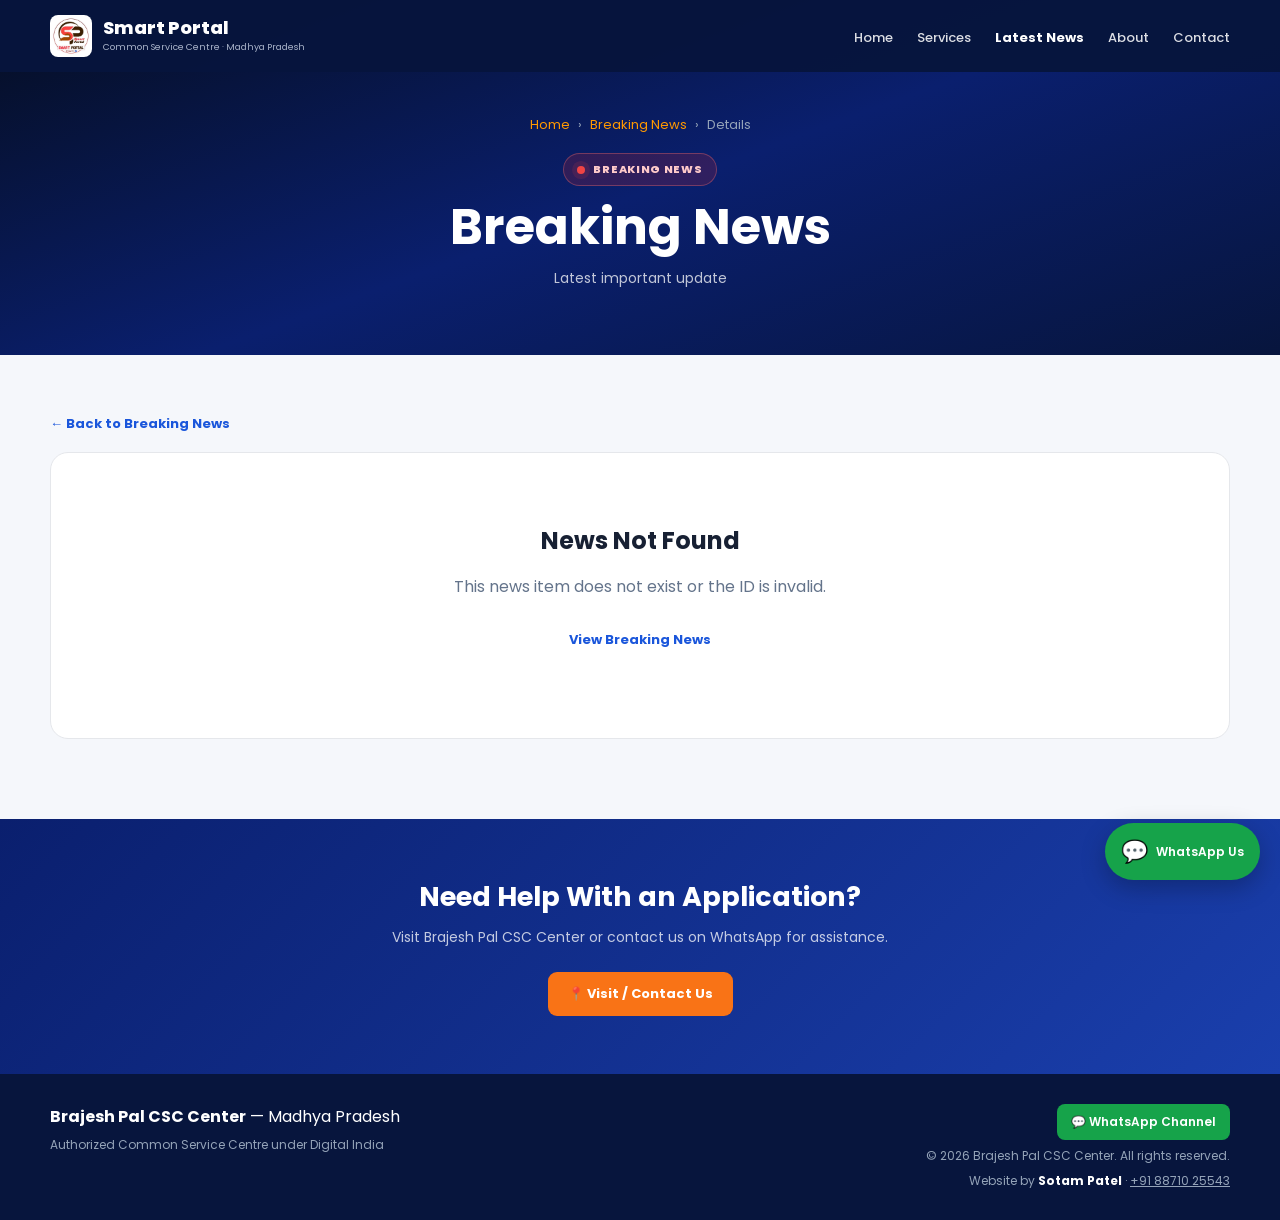
<file: news-details.html>
<!DOCTYPE html>
<html lang="en">

<head>
  <meta charset="UTF-8">
  <meta name="viewport" content="width=device-width, initial-scale=1.0">
  <title>Breaking News – Brajesh Pal CSC Center</title>
  <meta name="description" content="Breaking News detail page.">
  <link rel="icon" type="image/jpeg" href="csc-logo.jpg">
  <link rel="preconnect" href="https://fonts.googleapis.com">
  <link href="https://fonts.googleapis.com/css2?family=Poppins:wght@300;400;500;600;700;800&display=swap"
    rel="stylesheet">

  <style>
    :root {
      --blue: #1a56db;
      --dark: #07153d;
      --bg: #f5f7fb;
      --text: #172033;
      --muted: #64748b;
      --border: #e5e7eb;
      --red: #dc2626;
      --orange: #f97316;
    }

    * {
      box-sizing: border-box
    }

    html {
      scroll-behavior: smooth
    }

    body {
      margin: 0;
      font-family: Poppins, Arial, sans-serif;
      background: var(--bg);
      color: var(--text)
    }

    img {
      max-width: 100%
    }

    .container {
      width: min(1180px, calc(100% - 32px));
      margin: auto
    }

    #header {
      position: fixed;
      left: 0;
      top: 0;
      width: 100%;
      z-index: 100;
      background: rgba(7, 21, 61, .97);
      transition: .25s
    }

    #header.scrolled {
      box-shadow: 0 5px 22px rgba(0, 0, 0, .2)
    }

    .nav-wrap {
      min-height: 72px;
      display: flex;
      align-items: center;
      justify-content: space-between;
      gap: 20px
    }

    .logo {
      display: flex;
      align-items: center;
      gap: 11px;
      color: #fff;
      text-decoration: none
    }

    .logo img {
      width: 42px;
      height: 42px;
      object-fit: cover;
      border-radius: 8px;
      background: #fff
    }

    .logo-title {
      display: block;
      font-size: 18px;
      font-weight: 800;
      line-height: 1.1
    }

    .logo-sub {
      display: block;
      margin-top: 3px;
      color: #aab4ca;
      font-size: 9px
    }

    nav ul {
      display: flex;
      align-items: center;
      gap: 24px;
      list-style: none;
      margin: 0;
      padding: 0
    }

    nav a {
      color: rgba(255, 255, 255, .86);
      text-decoration: none;
      font-size: 13px;
      font-weight: 500
    }

    nav a:hover,
    nav a.active {
      color: #fff;
      font-weight: 700
    }

    .menu-toggle {
      display: none;
      border: 0;
      background: transparent;
      color: #fff;
      font-size: 25px;
      cursor: pointer
    }

    .hero {
      padding: 115px 0 65px;
      text-align: center;
      background: linear-gradient(160deg, #050d1f, #0a1f6e 52%, #07153d);
      color: #fff
    }

    .breadcrumb {
      display: flex;
      justify-content: center;
      gap: 8px;
      font-size: 13px;
      margin-bottom: 18px;
      color: #94a3b8
    }

    .breadcrumb a {
      color: #ff9900;
      text-decoration: none
    }

    .hero-badge {
      display: inline-flex;
      align-items: center;
      gap: 8px;
      padding: 7px 13px;
      border-radius: 50px;
      background: rgba(220, 38, 38, .18);
      border: 1px solid rgba(248, 113, 113, .35);
      color: #fecaca;
      font-size: 11px;
      font-weight: 800;
      letter-spacing: .7px
    }

    .dot {
      width: 8px;
      height: 8px;
      border-radius: 50%;
      background: #ef4444;
      box-shadow: 0 0 0 5px rgba(239, 68, 68, .12)
    }

    .hero h1 {
      margin: 13px 0 10px;
      font-size: clamp(30px, 5vw, 50px);
      line-height: 1.15
    }

    .hero p {
      max-width: 680px;
      margin: 0 auto;
      color: rgba(255, 255, 255, .75);
      font-size: 14px;
      line-height: 1.7
    }

    .breaking-bar {
      background: #0d1b3e;
      color: #fff
    }

    .breaking-bar-inner {
      min-height: 54px;
      display: flex;
      align-items: center;
      gap: 14px;
      overflow: hidden
    }

    .breaking-label {
      flex: 0 0 auto;
      font-size: 12px;
      font-weight: 800
    }

    .breaking-label span {
      color: #f87171
    }

    .ticker {
      color: rgba(255, 255, 255, .68);
      font-size: 12px;
      white-space: nowrap;
      overflow: hidden;
      text-overflow: ellipsis
    }

    .section {
      padding: 55px 0 80px
    }

    .toolbar {
      display: flex;
      align-items: flex-end;
      justify-content: space-between;
      gap: 15px;
      margin-bottom: 24px
    }

    .kicker {
      display: block;
      margin-bottom: 4px;
      color: var(--red);
      font-size: 10px;
      font-weight: 800;
      letter-spacing: 1px;
      text-transform: uppercase
    }

    .toolbar h2 {
      margin: 0;
      font-size: 26px;
      color: #111827
    }

    .count {
      color: var(--muted);
      font-size: 13px
    }

    .search {
      position: relative;
      max-width: 560px;
      margin: 0 auto 35px
    }

    .search input {
      width: 100%;
      height: 50px;
      padding: 0 50px 0 18px;
      border: 1px solid var(--border);
      border-radius: 50px;
      background: #fff;
      outline: 0;
      font: inherit;
      font-size: 13px
    }

    .search input:focus {
      border-color: var(--blue)
    }

    .search span {
      position: absolute;
      right: 18px;
      top: 50%;
      transform: translateY(-50%)
    }

    .grid {
      display: grid;
      grid-template-columns: repeat(3, minmax(0, 1fr));
      gap: 24px
    }

    .card {
      display: block;
      overflow: hidden;
      background: #fff;
      color: inherit;
      text-decoration: none;
      border: 1px solid var(--border);
      border-radius: 18px;
      box-shadow: 0 5px 22px rgba(15, 23, 42, .07);
      transition: .22s
    }

    .card:hover {
      transform: translateY(-5px);
      box-shadow: 0 14px 34px rgba(15, 23, 42, .13)
    }

    .card:focus-visible {
      outline: 3px solid rgba(26, 86, 219, .4);
      outline-offset: 3px
    }

    .card-image {
      height: 205px;
      position: relative;
      overflow: hidden;
      background: #dbeafe
    }

    .card-image img {
      width: 100%;
      height: 100%;
      object-fit: cover;
      display: block;
      transition: .35s
    }

    .card:hover .card-image img {
      transform: scale(1.05)
    }

    .badge {
      position: absolute;
      left: 14px;
      top: 14px;
      padding: 6px 10px;
      border-radius: 50px;
      color: #fff;
      background: rgba(185, 28, 28, .92);
      font-size: 10px;
      font-weight: 800
    }

    .image-count {
      position: absolute;
      right: 14px;
      bottom: 14px;
      padding: 6px 10px;
      border-radius: 50px;
      color: #fff;
      background: rgba(17, 24, 39, .78);
      font-size: 10px
    }

    .card-content {
      padding: 20px
    }

    .date {
      color: var(--red);
      font-size: 11px;
      font-weight: 700;
      letter-spacing: .4px;
      text-transform: uppercase
    }

    .card h3 {
      margin: 8px 0 9px;
      font-size: 17px;
      line-height: 1.4;
      color: #111827
    }

    .card p {
      margin: 0;
      color: var(--muted);
      font-size: 13px;
      line-height: 1.65;
      display: -webkit-box;
      -webkit-line-clamp: 3;
      -webkit-box-orient: vertical;
      overflow: hidden
    }

    .card-footer {
      display: flex;
      align-items: center;
      justify-content: space-between;
      gap: 10px;
      margin-top: 17px;
      padding-top: 14px;
      border-top: 1px solid #eef0f4
    }

    .tag {
      padding: 4px 9px;
      border-radius: 50px;
      background: #fff1f2;
      color: var(--red);
      font-size: 10px;
      font-weight: 700
    }

    .explore {
      color: var(--blue);
      font-size: 12px;
      font-weight: 700
    }

    .empty {
      display: none;
      text-align: center;
      padding: 55px 20px;
      border: 1px dashed #cbd5e1;
      border-radius: 18px;
      background: #fff
    }

    .empty.show {
      display: block
    }

    .empty h3 {
      margin: 0 0 6px;
      color: #1e293b
    }

    .empty p {
      margin: 0;
      color: var(--muted);
      font-size: 13px
    }

    .cta {
      padding: 58px 0;
      text-align: center;
      background: linear-gradient(135deg, #0a1f6e, #1a3fad)
    }

    .cta h2 {
      margin: 0 0 10px;
      color: #fff;
      font-size: 27px
    }

    .cta p {
      margin: 0 auto 24px;
      color: rgba(255, 255, 255, .75);
      font-size: 14px
    }

    .btn {
      display: inline-flex;
      align-items: center;
      justify-content: center;
      min-height: 44px;
      padding: 10px 20px;
      border-radius: 9px;
      text-decoration: none;
      font-size: 13px;
      font-weight: 700
    }

    .btn-primary {
      color: #fff;
      background: var(--orange)
    }

    .footer {
      background: #07153d;
      color: #fff;
      padding: 30px 0
    }

    .footer-inner {
      display: flex;
      justify-content: space-between;
      gap: 30px
    }

    .footer p {
      margin: 0
    }

    .footer-sub,
    .copy {
      color: #94a3b8;
      font-size: 12px;
      margin-top: 7px !important
    }

    .footer-right {
      text-align: right
    }

    .wa {
      display: inline-flex;
      align-items: center;
      gap: 7px;
      color: #fff;
      text-decoration: none;
      background: #16a34a;
      padding: 9px 14px;
      border-radius: 8px;
      font-size: 12px;
      font-weight: 600
    }

    .fab {
      position: fixed;
      right: 20px;
      bottom: 20px;
      z-index: 90;
      display: flex;
      align-items: center;
      gap: 8px;
      padding: 12px 16px;
      border-radius: 50px;
      background: #16a34a;
      color: #fff;
      text-decoration: none;
      box-shadow: 0 8px 25px rgba(0, 0, 0, .25);
      font-size: 12px;
      font-weight: 600
    }

    /* DETAIL PAGE */
    .detail-section {
      padding: 55px 0 80px
    }

    .detail-layout {
      display: grid;
      grid-template-columns: minmax(0, 1fr) 310px;
      gap: 30px;
      align-items: start
    }

    .detail-main {
      background: #fff;
      border: 1px solid var(--border);
      border-radius: 18px;
      overflow: hidden;
      box-shadow: 0 5px 22px rgba(15, 23, 42, .06)
    }

    .detail-head {
      padding: 27px 30px 18px
    }

    .detail-head .date {
      margin-bottom: 8px
    }

    .detail-head h1 {
      margin: 0;
      color: #111827;
      font-size: clamp(25px, 4vw, 38px);
      line-height: 1.3
    }

    .detail-body {
      padding: 0 30px 35px;
      color: #374151;
      font-size: 15px;
      line-height: 1.9
    }

    .detail-body h2 {
      margin: 30px 0 10px;
      color: #111827;
      font-size: 22px
    }

    .detail-body h3 {
      margin: 25px 0 9px;
      color: #111827;
      font-size: 18px
    }

    .detail-body p {
      margin: 0 0 17px
    }

    .detail-body ul,
    .detail-body ol {
      margin: 0 0 20px;
      padding-left: 23px
    }

    .detail-gallery {
      display: grid;
      grid-template-columns: repeat(2, minmax(0, 1fr));
      gap: 12px;
      padding: 0 30px 25px
    }

    .detail-gallery img {
      width: 100%;
      height: 230px;
      object-fit: cover;
      border-radius: 12px;
      cursor: pointer
    }

    .detail-gallery img:first-child {
      grid-column: 1/-1;
      height: 360px
    }

    .sidebar {
      position: sticky;
      top: 92px
    }

    .side-card {
      background: #fff;
      border: 1px solid var(--border);
      border-radius: 18px;
      padding: 22px;
      box-shadow: 0 5px 22px rgba(15, 23, 42, .06)
    }

    .side-card h3 {
      margin: 0 0 15px;
      color: #111827;
      font-size: 17px
    }

    .side-news {
      display: block;
      padding: 13px 0;
      border-top: 1px solid #eef0f4;
      color: #1f2937;
      text-decoration: none;
      font-size: 12px;
      line-height: 1.5
    }

    .side-news:first-of-type {
      border-top: 0
    }

    .side-news:hover {
      color: var(--blue)
    }

    .back-btn {
      display: inline-flex;
      margin-bottom: 18px;
      color: var(--blue);
      text-decoration: none;
      font-size: 13px;
      font-weight: 700
    }

    .not-found {
      text-align: center;
      background: #fff;
      border: 1px solid var(--border);
      border-radius: 18px;
      padding: 70px 20px
    }

    .not-found h2 {
      margin: 0 0 8px
    }

    .not-found p {
      color: var(--muted)
    }

    @media(max-width:900px) {
      .grid {
        grid-template-columns: repeat(2, minmax(0, 1fr))
      }

      .detail-layout {
        grid-template-columns: 1fr
      }

      .sidebar {
        position: static
      }

      .menu-toggle {
        display: block
      }

      nav ul {
        display: none;
        position: absolute;
        left: 16px;
        right: 16px;
        top: 65px;
        padding: 15px;
        flex-direction: column;
        align-items: flex-start;
        gap: 14px;
        background: #07153d;
        border-radius: 10px;
        box-shadow: 0 10px 30px rgba(0, 0, 0, .25)
      }

      nav ul.open {
        display: flex
      }
    }

    @media(max-width:620px) {
      .container {
        width: calc(100% - 20px)
      }

      .hero {
        padding: 100px 0 55px
      }

      .section,
      .detail-section {
        padding: 40px 0 60px
      }

      .grid {
        grid-template-columns: 1fr
      }

      .toolbar {
        align-items: flex-start;
        flex-direction: column
      }

      .footer-inner {
        flex-direction: column
      }

      .footer-right {
        text-align: left
      }

      .fab {
        right: 14px;
        bottom: 14px;
        width: 48px;
        height: 48px;
        justify-content: center;
        padding: 0
      }

      .fab-text {
        display: none
      }

      .detail-head,
      .detail-body {
        padding-left: 20px;
        padding-right: 20px
      }

      .detail-gallery {
        padding-left: 20px;
        padding-right: 20px;
        grid-template-columns: 1fr
      }

      .detail-gallery img:first-child {
        grid-column: auto;
        height: 250px
      }

      .detail-gallery img {
        height: 190px
      }
    }
  </style>

</head>

<body>

  <header id="header">
    <div class="container nav-wrap">
      <a href="index.html" class="logo">
        <img src="csc-logo.jpg" alt="CSC Logo" onerror="this.style.display='none'">
        <div>
          <span class="logo-title">Smart Portal</span>
          <span class="logo-sub">Common Service Centre · Madhya Pradesh</span>
        </div>
      </a>
      <nav>
        <button class="menu-toggle" id="menuToggle" aria-label="Toggle menu">☰</button>
        <ul id="navLinks">
          <li><a href="index.html#home">Home</a></li>
          <li><a href="services.html">Services</a></li>
          <li><a href="breaking-news.html" class="active">Latest News</a></li>
          <li><a href="index.html#about">About</a></li>
          <li><a href="index.html#contact">Contact</a></li>
        </ul>
      </nav>
    </div>
  </header>


  <section class="hero">
    <div class="container">
      <div class="breadcrumb">
        <a href="index.html">Home</a><span>›</span>
        <a href="breaking-news.html">Breaking News</a><span>›</span>
        <span>Details</span>
      </div>
      <div class="hero-badge"><span class="dot"></span> BREAKING NEWS</div>
      <h1 id="heroTitle">Breaking News</h1>
      <p id="heroDescription">Latest important update</p>
    </div>
  </section>

  <main class="detail-section">
    <div class="container">

      <a href="breaking-news.html" class="back-btn">← Back to Breaking News</a>

      <div id="detailNotFound" class="not-found" style="display:none">
        <h2>News Not Found</h2>
        <p>This news item does not exist or the ID is invalid.</p>
        <a href="breaking-news.html" class="back-btn" style="margin-top:15px">View Breaking News</a>
      </div>

      <div class="detail-layout" id="detailLayout" style="display:none">

        <article class="detail-main">

          <div class="detail-head">
            <div class="date" id="detailDate"></div>
            <h1 id="detailTitle"></h1>
          </div>

          <div class="detail-gallery" id="detailGallery"></div>

          <div class="detail-body" id="detailBody"></div>

        </article>

        <aside class="sidebar">
          <div class="side-card">
            <h3>More Breaking News</h3>
            <div id="relatedNews"></div>
          </div>
        </aside>

      </div>

    </div>
  </main>


  <section class="cta">
    <div class="container">
      <h2>Need Help With an Application?</h2>
      <p>Visit Brajesh Pal CSC Center or contact us on WhatsApp for assistance.</p>
      <a href="index.html#contact" class="btn btn-primary">📍 Visit / Contact Us</a>
    </div>
  </section>

  <footer class="footer">
    <div class="container footer-inner">
      <div>
        <p><strong>Brajesh Pal CSC Center</strong> — Madhya Pradesh</p>
        <p class="footer-sub">Authorized Common Service Centre under Digital India</p>
      </div>
      <div class="footer-right">
        <a href="https://wa.me/919669246329" class="wa" target="_blank" rel="noopener">💬 WhatsApp Channel</a>
        <p class="copy">© 2026 Brajesh Pal CSC Center. All rights reserved.</p>
        <p class="copy">Website by <strong style="color:#fff">Sotam Patel</strong> ·
          <a href="tel:+918871025543" style="color:#94a3b8">+91 88710 25543</a>
        </p>
      </div>
    </div>
  </footer>

  <a href="https://wa.me/919669246329" class="fab" target="_blank" rel="noopener" title="Chat on WhatsApp">
    <span style="font-size:22px">💬</span><span class="fab-text">WhatsApp Us</span>
  </a>


  <script>
    const breakingNews = [
      {
        id: 1,
        title: "चलती ट्रेन से गिरकर 55 वर्षीय यात्री गंभीर घायल, छतरपुर से बीना जा रहा था अनवर खान, रास्ते में हुआ हादसा",
        date: "31 August 2026",
        shortDescription:
          "ईशानगर (छतरपुर)। छतरपुर से बीना की ओर जा रही यात्री ट्रेन से गिरकर 55 वर्षीय अधेड़ गंभीर रूप से घायल हो गए। घायल यात्री की पहचान अनवर खान (उम्र 55 वर्ष), मूल निवासी टीकमगढ़ एवं हाल निवासी नारायणपुर रोड छतरपुर के रूप में हुई है। प्राप्त जानकारी के अनुसार, ईशानगर रेलवे स्टेशन से आगे निकलते ही अनवर खान अचानक संतुलन बिगड़ने या किसी अज्ञात कारणवश चलती ट्रेन से नीचे गिर पड़े, जिससे वे ट्रैक किनारे गंभीर रूप से घायल होकर तड़पने लगे।",
        images: [
          "drive:1UbdZZPjOv3lVNG6GnvdvhRiO3ndSTwQ4"
        ],
        content: `
        <p>
          ईशानगर (छतरपुर)। छतरपुर से बीना की ओर जा रही यात्री ट्रेन से गिरकर
          55 वर्षीय अधेड़ गंभीर रूप से घायल हो गए। घायल यात्री की पहचान अनवर खान
          (उम्र 55 वर्ष), मूल निवासी टीकमगढ़ एवं हाल निवासी नारायणपुर रोड छतरपुर
          के रूप में हुई है।

          प्राप्त जानकारी के अनुसार, ईशानगर रेलवे स्टेशन से आगे निकलते ही
          अनवर खान अचानक संतुलन बिगड़ने या किसी अज्ञात कारणवश चलती ट्रेन से
          नीचे गिर पड़े। हादसे के बाद वे ट्रैक किनारे गंभीर रूप से घायल अवस्था
          में मिले।

          घायल यात्री की पहचान अनवर खान, उम्र 55 वर्ष, के रूप में हुई है।
          वे मूल रूप से टीकमगढ़ के निवासी हैं और वर्तमान में नारायणपुर रोड,
          छतरपुर में निवास करते हैं।

          घटना की जानकारी मिलने के बाद स्थानीय लोगों की मदद से घायल यात्री को
          उपचार के लिए अस्पताल पहुंचाने की प्रक्रिया की गई। हादसे के कारणों की
          पूरी जानकारी संबंधित जांच के बाद ही स्पष्ट हो सकेगी।

        </p>
      `
      }
    ];

    function escapeHtml(value) {
      return String(value ?? "")
        .replace(/&/g, "&amp;")
        .replace(/</g, "&lt;")
        .replace(/>/g, "&gt;")
        .replace(/"/g, "&quot;")
        .replace(/'/g, "&#039;");
    }

    function getImageUrl(image) {
      if (!image) return "images/news-placeholder.jpg";

      if (typeof image === "object") {
        if (image.type === "drive" && image.id) {
          return `https://drive.google.com/thumbnail?id=${encodeURIComponent(image.id)}&sz=w1600`;
        }
        if (image.type === "normal" && image.url) return image.url;
      }

      if (typeof image === "string") {
        if (image.startsWith("drive:")) {
          const fileId = image.replace("drive:", "").trim();
          return `https://drive.google.com/thumbnail?id=${encodeURIComponent(fileId)}&sz=w1600`;
        }
        return image;
      }

      return "images/news-placeholder.jpg";
    }

    const params = new URLSearchParams(window.location.search);
    const requestedId = Number(params.get("id"));
    const news = breakingNews.find(item => item.id === requestedId);
    const layout = document.getElementById("detailLayout");
    const notFound = document.getElementById("detailNotFound");

    if (!news) {
      notFound.style.display = "";
    } else {
      layout.style.display = "grid";
      document.title = `${news.title} – Breaking News`;
      document.getElementById("heroTitle").textContent = news.title;
      document.getElementById("heroDescription").textContent = news.shortDescription;
      document.getElementById("detailDate").textContent = news.date;
      document.getElementById("detailTitle").textContent = news.title;

      const images = Array.isArray(news.images) && news.images.length
        ? news.images : ["images/news-placeholder.jpg"];

      document.getElementById("detailGallery").innerHTML = images.map((image, index) => `
      <img
        src="${escapeHtml(getImageUrl(image))}"
        alt="${escapeHtml(news.title)} - Image ${index + 1}"
        loading="${index === 0 ? "eager" : "lazy"}"
        onerror="this.onerror=null;this.src='images/news-placeholder.jpg';"
      >
    `).join("");

      document.getElementById("detailBody").innerHTML = news.content || "";

      const related = breakingNews.filter(item => item.id !== news.id).slice(0, 5);
      document.getElementById("relatedNews").innerHTML = related.length
        ? related.map(item => `
          <a class="side-news" href="news-details.html?id=${encodeURIComponent(item.id)}">
            <strong>${escapeHtml(item.title)}</strong><br>
            <span style="color:#94a3b8">${escapeHtml(item.date)}</span>
          </a>
        `).join("")
        : `<div style="color:#94a3b8;font-size:12px">No more breaking news.</div>`;
    }

    const menuToggle = document.getElementById("menuToggle");
    const navLinks = document.getElementById("navLinks");
    if (menuToggle && navLinks) {
      menuToggle.addEventListener("click", () => navLinks.classList.toggle("open"));
    }

    window.addEventListener("scroll", () => {
      const header = document.getElementById("header");
      if (header) header.classList.toggle("scrolled", window.scrollY > 60);
    });
  </script>
</body>

</html>
</file>
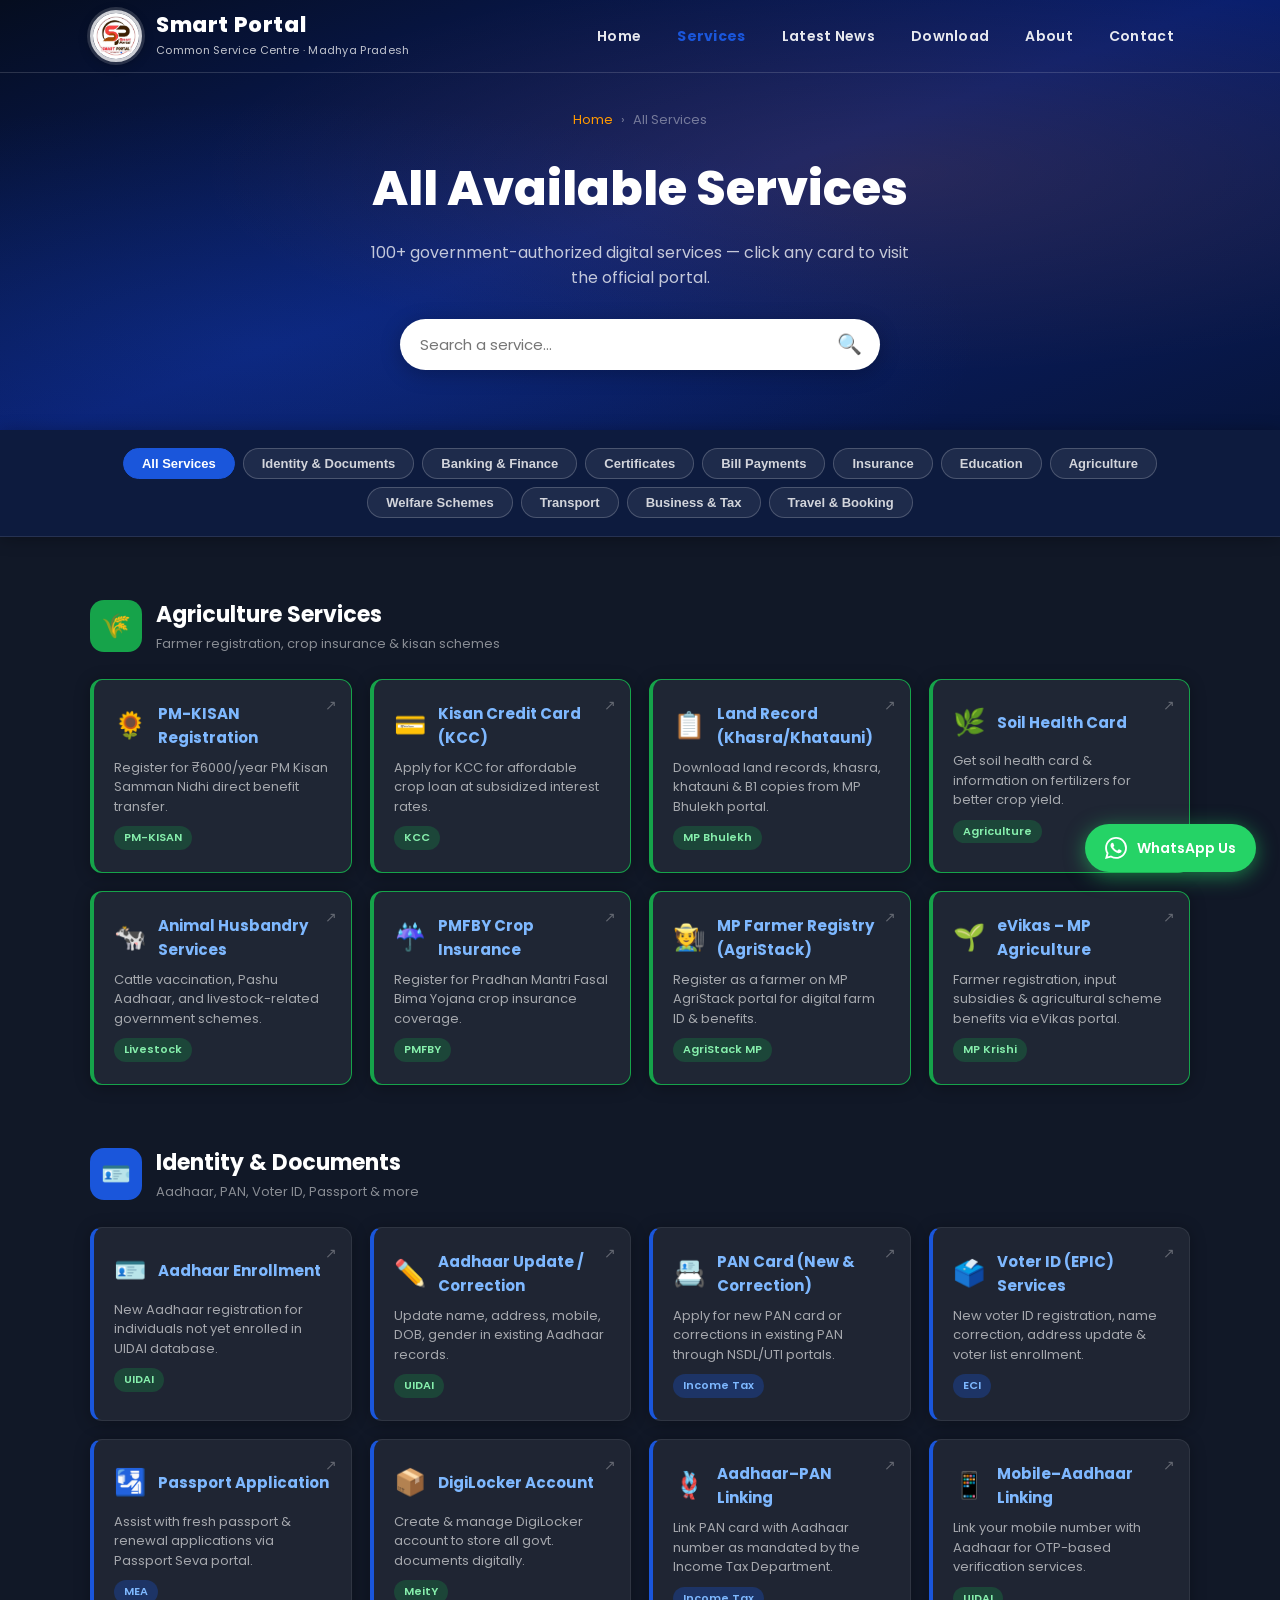
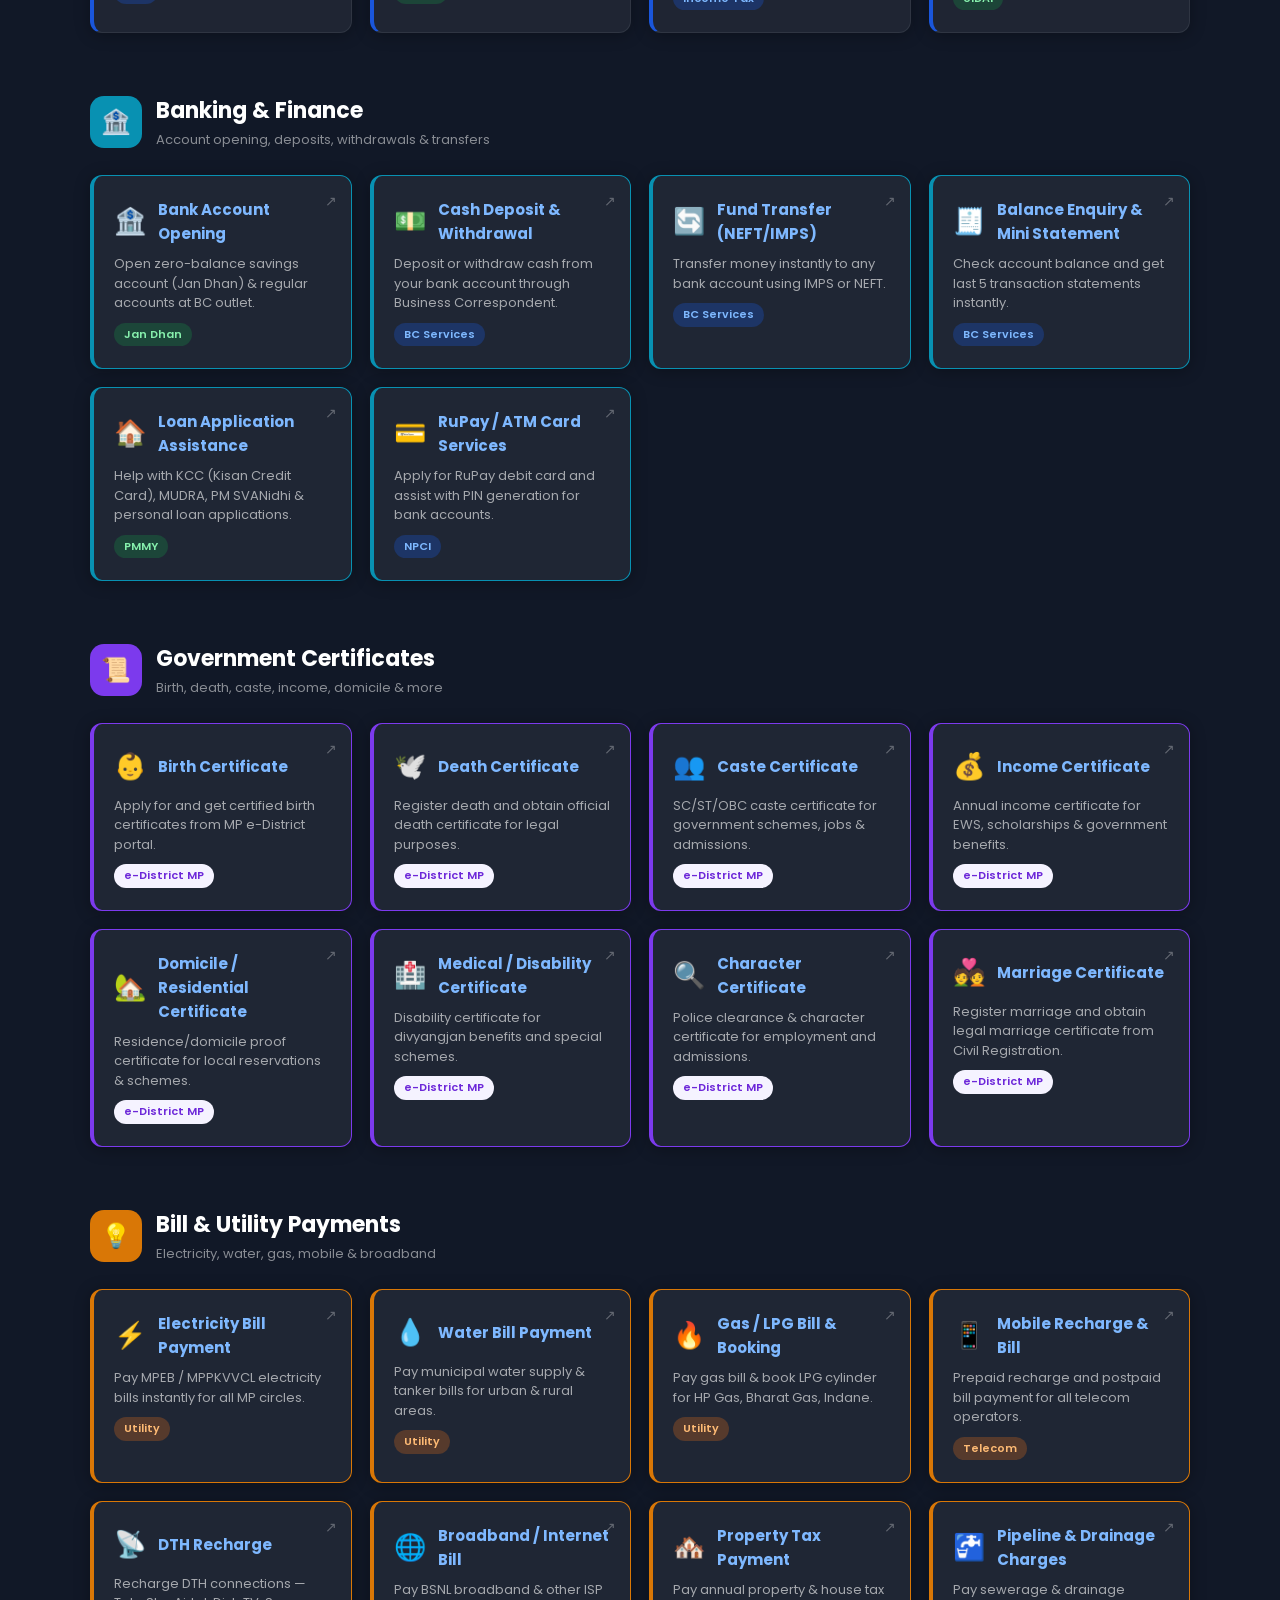
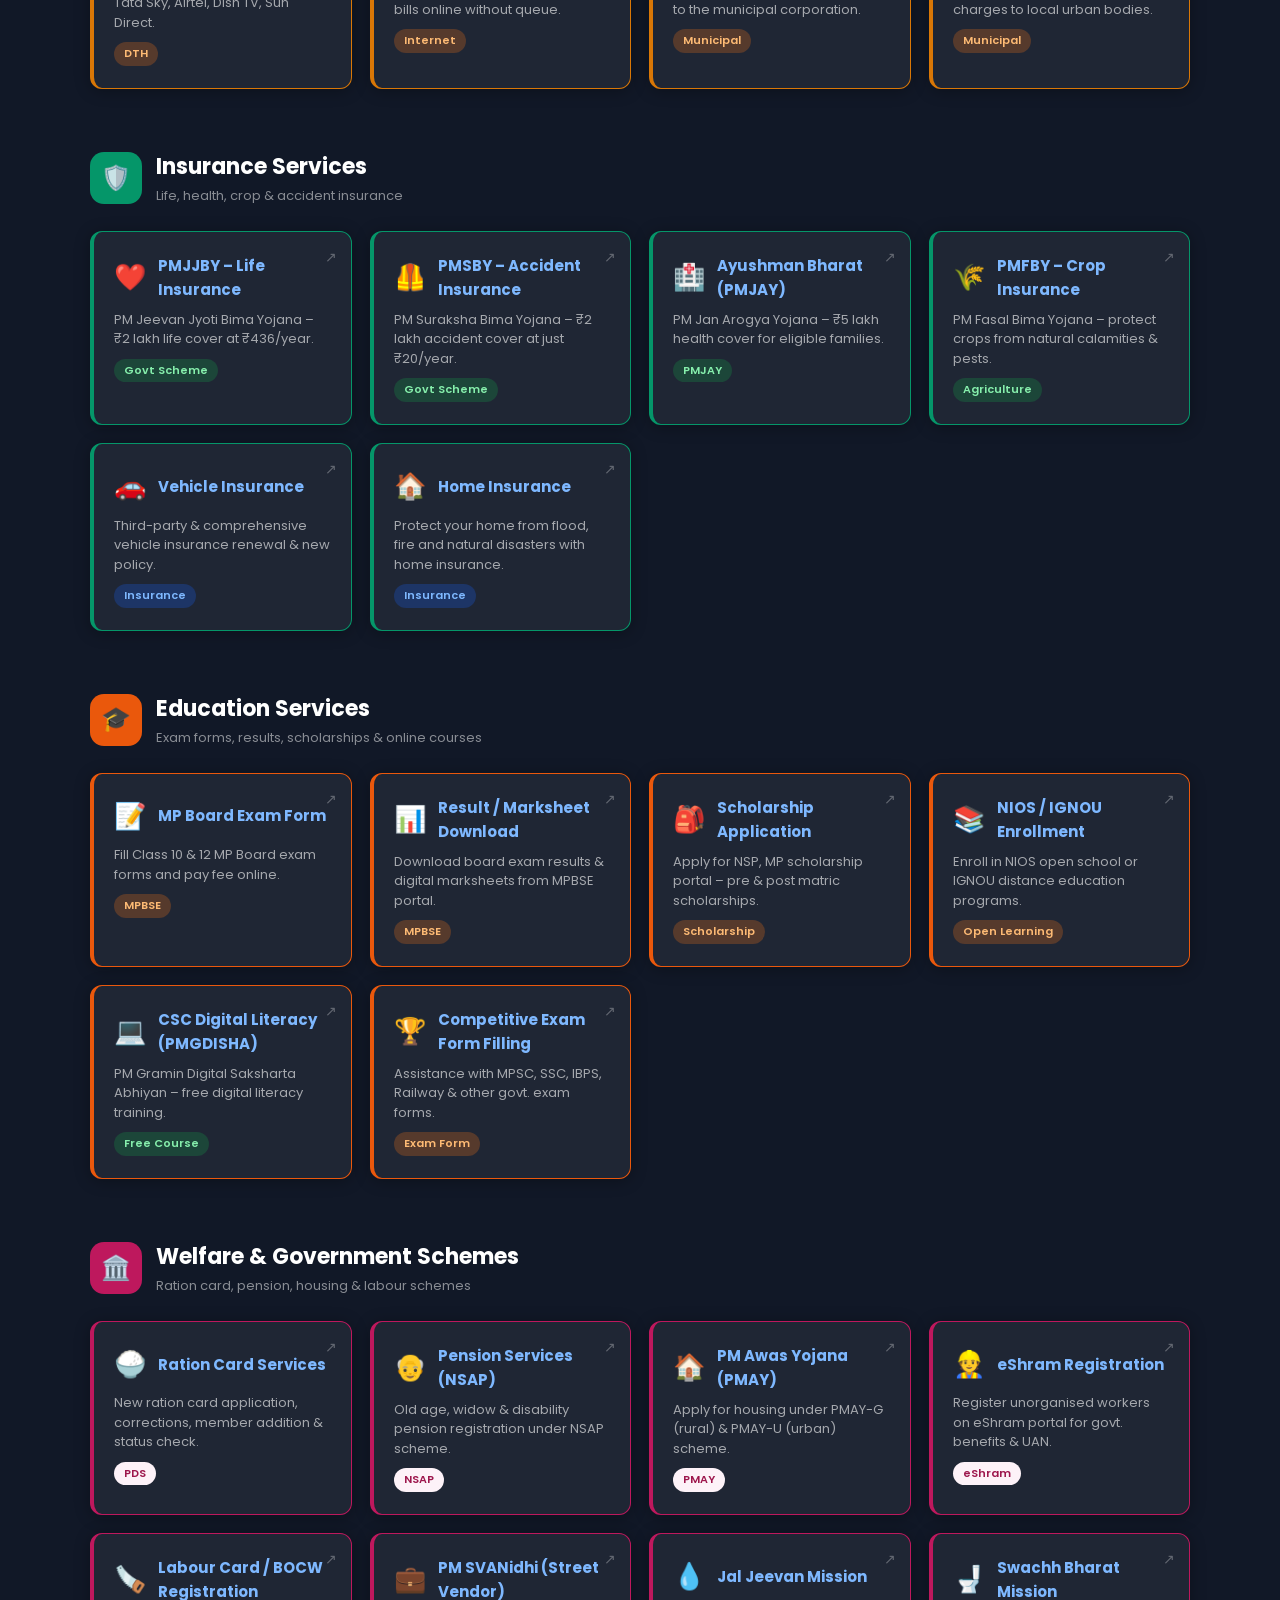
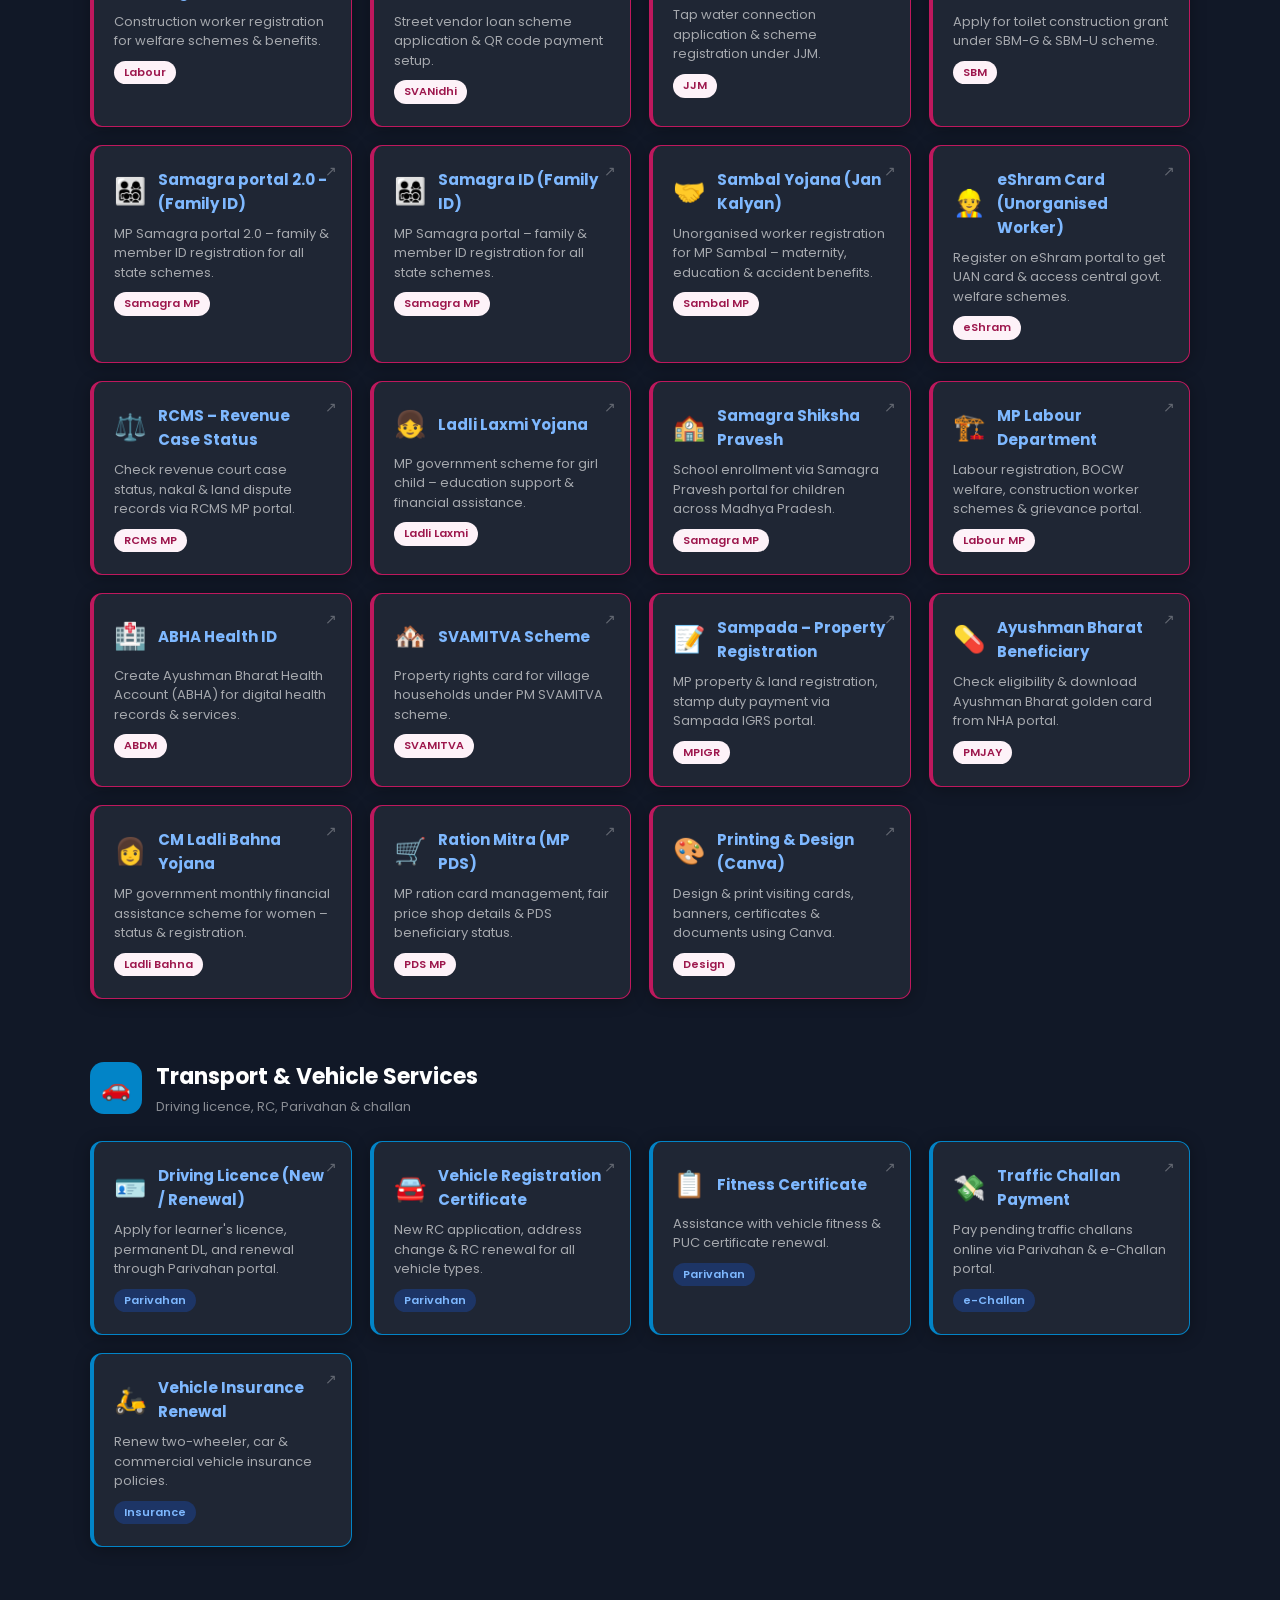
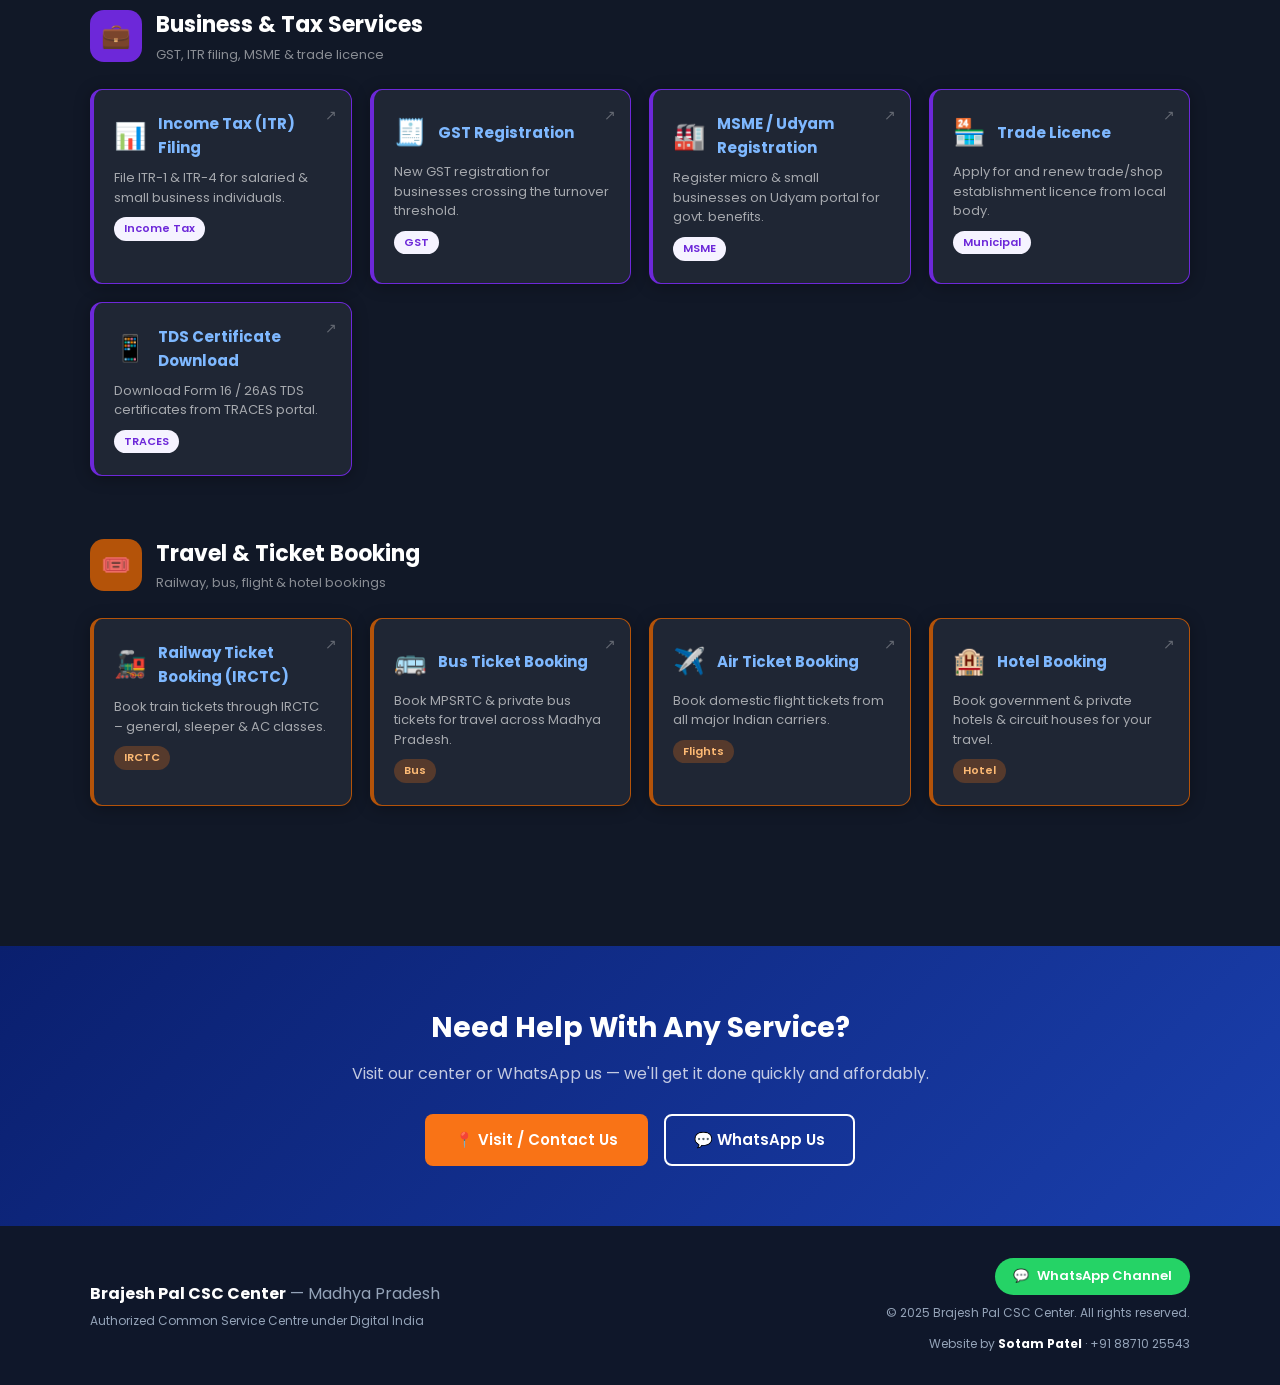
<file: services.html>
<!DOCTYPE html>
<html lang="en">

<head>
  <meta charset="UTF-8" />
  <meta name="viewport" content="width=device-width, initial-scale=1.0" />
  <title>All Services – Brajesh Pal CSC Center</title>
  <meta name="description"
    content="All government services at Brajesh Pal CSC Center, Satai, Chhatarpur – 471408, MP. Aadhaar, PAN, certificates, banking, insurance and 100+ more services." />
  <meta name="keywords"
    content="CSC services Satai, Aadhaar Satai, PAN Card Chhatarpur, certificates 471408, banking CSC Satai, insurance Satai, government services Chhatarpur, digital services 471408, Brajesh Pal CSC Satai" />
  <meta name="robots" content="index, follow" />
  <link rel="canonical" href="https://brajesh-pal-csc.vercel.app/services.html" />
  <!-- Open Graph (WhatsApp, Facebook, LinkedIn) -->
  <meta property="og:type" content="website" />
  <meta property="og:site_name" content="Brajesh Pal CSC Center" />
  <meta property="og:title" content="All Services – Brajesh Pal CSC Center, Satai" />
  <meta property="og:description"
    content="100+ government services at Brajesh Pal CSC, Satai, Chhatarpur – 471408. Aadhaar, PAN, certificates, banking, insurance and more." />
  <meta property="og:url" content="https://brajesh-pal-csc.vercel.app/services.html" />
  <meta property="og:image" content="https://brajesh-pal-csc.vercel.app/csc-logo.jpg" />
  <meta property="og:image:width" content="500" />
  <meta property="og:image:height" content="500" />
  <meta property="og:image:alt" content="Brajesh Pal CSC Center Logo" />
  <!-- Twitter Card -->
  <meta name="twitter:card" content="summary" />
  <meta name="twitter:title" content="All Services – Brajesh Pal CSC Center, Satai" />
  <meta name="twitter:description"
    content="100+ government services at Brajesh Pal CSC, Satai, Chhatarpur – 471408, Madhya Pradesh." />
  <meta name="twitter:image" content="https://brajesh-pal-csc.vercel.app/csc-logo.jpg" />
  <meta name="twitter:image:alt" content="Brajesh Pal CSC Center Logo" />
  <link rel="stylesheet" href="style.css" />
  <link rel="icon" type="image/jpeg" href="csc-logo.jpg" />
  <link rel="apple-touch-icon" href="csc-logo.jpg" />
  <link rel="preconnect" href="https://fonts.googleapis.com" />
  <link href="https://fonts.googleapis.com/css2?family=Poppins:wght@300;400;600;700&display=swap" rel="stylesheet" />
  <style>
    /* ===== SERVICES PAGE SPECIFIC ===== */
    .services-hero {
      background: linear-gradient(160deg, #050d1f 0%, #0a1f6e 50%, #07153d 100%);
      padding: 110px 0 60px;
      text-align: center;
      position: relative;
      overflow: hidden;
    }

    .services-hero::before {
      content: '';
      position: absolute;
      inset: 0;
      background:
        radial-gradient(ellipse at 70% 40%, rgba(255, 119, 0, .12) 0%, transparent 55%),
        radial-gradient(ellipse at 20% 80%, rgba(26, 86, 219, .18) 0%, transparent 50%);
      pointer-events: none;
    }

    .services-hero h1 {
      font-size: clamp(28px, 4vw, 48px);
      font-weight: 800;
      color: #fff;
      margin-bottom: 12px;
    }

    .services-hero p {
      font-size: 16px;
      color: rgba(255, 255, 255, .75);
      max-width: 560px;
      margin: 0 auto 28px;
    }

    .breadcrumb {
      display: flex;
      align-items: center;
      justify-content: center;
      gap: 8px;
      font-size: 13px;
      color: rgba(255, 255, 255, .6);
      margin-bottom: 20px;
    }

    .breadcrumb a {
      color: #ff9900;
    }

    .breadcrumb span {
      color: rgba(255, 255, 255, .4);
    }

    /* Search bar */
    .search-wrap {
      max-width: 480px;
      margin: 0 auto;
      position: relative;
    }

    .search-wrap input {
      width: 100%;
      padding: 14px 50px 14px 20px;
      border-radius: 50px;
      border: none;
      font-size: 15px;
      font-family: 'Poppins', sans-serif;
      outline: none;
      box-shadow: 0 4px 20px rgba(0, 0, 0, .25);
    }

    .search-wrap .search-icon {
      position: absolute;
      right: 18px;
      top: 50%;
      transform: translateY(-50%);
      font-size: 20px;
      cursor: default;
    }

    /* Category filter tabs */
    .filter-bar {
      background: #0d1b3e;
      padding: 18px 0;
      border-bottom: 1px solid rgba(255, 255, 255, .1);
      position: sticky;
      top: 72px;
      z-index: 50;
      box-shadow: 0 2px 16px rgba(0, 0, 0, .3);
    }

    .filter-tabs {
      display: flex;
      gap: 8px;
      flex-wrap: wrap;
      justify-content: center;
    }

    .filter-tab {
      padding: 7px 18px;
      border-radius: 50px;
      font-size: 13px;
      font-weight: 600;
      border: 1.5px solid rgba(255, 255, 255, .2);
      background: rgba(255, 255, 255, .07);
      color: rgba(255, 255, 255, .8);
      cursor: pointer;
      transition: all .2s;
    }

    .filter-tab:hover,
    .filter-tab.active {
      background: var(--blue);
      color: var(--white);
      border-color: var(--blue);
    }

    /* All services layout */
    .all-services {
      padding: 60px 0 80px;
      background: #111827;
    }

    .category-block {
      margin-bottom: 60px;
    }

    .category-heading {
      display: flex;
      align-items: center;
      gap: 14px;
      margin-bottom: 24px;
    }

    .cat-icon-wrap {
      width: 52px;
      height: 52px;
      background: var(--blue);
      border-radius: 14px;
      display: flex;
      align-items: center;
      justify-content: center;
      font-size: 24px;
      flex-shrink: 0;
    }

    .cat-title-wrap h2 {
      font-size: 22px;
      font-weight: 700;
      color: #fff;
      margin-bottom: 2px;
    }

    .cat-title-wrap p {
      font-size: 13px;
      color: rgba(255, 255, 255, .5);
    }

    .services-full-grid {
      display: grid;
      grid-template-columns: repeat(auto-fill, minmax(260px, 1fr));
      gap: 18px;
    }

    /* Card as link */
    a.srv-card {
      display: block;
      background: rgba(255, 255, 255, .06);
      border-radius: var(--radius);
      padding: 22px 20px;
      box-shadow: 0 2px 16px rgba(0, 0, 0, .3);
      border: 1px solid rgba(255, 255, 255, .08);
      border-left: 4px solid var(--blue);
      transition: transform .2s, box-shadow .2s, background .2s;
      text-decoration: none;
      color: inherit;
      position: relative;
    }

    a.srv-card:hover {
      transform: translateY(-4px);
      box-shadow: 0 8px 28px rgba(26, 86, 219, .3);
      background: rgba(255, 255, 255, .1);
    }

    a.srv-card::after {
      content: '↗';
      position: absolute;
      top: 14px;
      right: 14px;
      font-size: 14px;
      color: rgba(255, 255, 255, .3);
      transition: color .2s;
    }

    a.srv-card:hover::after {
      color: #7eb8ff;
    }

    .srv-card-top {
      display: flex;
      align-items: center;
      gap: 12px;
      margin-bottom: 8px;
    }

    .srv-card-top .srv-emoji {
      font-size: 26px;
    }

    .srv-card-top h3 {
      font-size: 15px;
      font-weight: 700;
      color: #7eb8ff;
    }

    .srv-card p {
      font-size: 13px;
      color: rgba(255, 255, 255, .6);
      line-height: 1.5;
    }

    .srv-badge {
      display: inline-block;
      margin-top: 10px;
      font-size: 11px;
      font-weight: 600;
      padding: 3px 10px;
      border-radius: 50px;
      background: rgba(26, 86, 219, .3);
      color: #7eb8ff;
    }

    .srv-badge.orange {
      background: rgba(249, 115, 22, .25);
      color: #fdba74;
    }

    .srv-badge.green {
      background: rgba(22, 163, 74, .25);
      color: #86efac;
    }

    /* CTA bottom */
    .services-cta {
      background: linear-gradient(135deg, #0a1f6e, #1a3fad);
      padding: 60px 0;
      text-align: center;
    }

    .services-cta h2 {
      font-size: 28px;
      font-weight: 700;
      color: #fff;
      margin-bottom: 10px;
    }

    .services-cta p {
      color: rgba(255, 255, 255, .75);
      margin-bottom: 28px;
    }

    .cta-btns {
      display: flex;
      gap: 16px;
      justify-content: center;
      flex-wrap: wrap;
    }

    /* ===== RESPONSIVE ===== */
    @media (max-width: 640px) {
      .filter-tabs {
        gap: 6px;
      }

      .filter-tab {
        font-size: 12px;
        padding: 6px 14px;
      }

      .services-full-grid {
        grid-template-columns: 1fr;
      }
    }
  </style>
</head>

<body>

  <!-- ===== HEADER ===== -->
  <header id="header">
    <div class="container nav-wrap">
      <a href="index.html" class="logo" style="text-decoration:none;">
        <img src="csc-logo.jpg" alt="CSC Logo" onerror="this.style.display='none'" />
        <div>
          <span class="logo-title">Smart Portal</span>
          <span class="logo-sub">Common Service Centre · Madhya Pradesh</span>
        </div>
      </a>
      <nav>
        <button class="menu-toggle" id="menuToggle" aria-label="Toggle menu">☰</button>
        <ul id="navLinks">
          <li><a href="index.html#home">Home</a></li>
          <li><a href="services.html" style="color:var(--blue);font-weight:700;">Services</a></li>
          <li><a href="latest-news.html">Latest News</a></li>
          <li><a href="download-forms.html">Download</a></li>
          <li><a href="index.html#about">About</a></li>
          <li><a href="index.html#contact">Contact</a></li>
        </ul>
      </nav>
    </div>
  </header>

  <!-- ===== HERO ===== -->
  <section class="services-hero">
    <div class="container" style="position:relative;z-index:1;">
      <div class="breadcrumb">
        <a href="index.html">Home</a>
        <span>›</span>
        <span>All Services</span>
      </div>
      <h1>All Available Services</h1>
      <p>100+ government-authorized digital services — click any card to visit the official portal.</p>
      <div class="search-wrap">
        <input type="text" id="serviceSearch" placeholder="Search a service…" autocomplete="off" />
        <span class="search-icon">🔍</span>
      </div>
    </div>
  </section>

  <!-- ===== FILTER TABS ===== -->
  <div class="filter-bar">
    <div class="container">
      <div class="filter-tabs">
        <button class="filter-tab active" data-cat="all">All Services</button>
        <button class="filter-tab" data-cat="identity">Identity &amp; Documents</button>
        <button class="filter-tab" data-cat="banking">Banking &amp; Finance</button>
        <button class="filter-tab" data-cat="certificates">Certificates</button>
        <button class="filter-tab" data-cat="bills">Bill Payments</button>
        <button class="filter-tab" data-cat="insurance">Insurance</button>
        <button class="filter-tab" data-cat="education">Education</button>
        <button class="filter-tab" data-cat="agriculture">Agriculture</button>
        <button class="filter-tab" data-cat="welfare">Welfare Schemes</button>
        <button class="filter-tab" data-cat="transport">Transport</button>
        <button class="filter-tab" data-cat="business">Business &amp; Tax</button>
        <button class="filter-tab" data-cat="travel">Travel &amp; Booking</button>
      </div>
    </div>
  </div>

  <!-- ===== ALL SERVICES ===== -->
  <section class="all-services">
    <div class="container">

      <!-- ── 1. Agriculture ── -->
      <div class="category-block" data-cat="agriculture">
        <div class="category-heading">
          <div class="cat-icon-wrap" style="background:#16a34a;">🌾</div>
          <div class="cat-title-wrap">
            <h2>Agriculture Services</h2>
            <p>Farmer registration, crop insurance &amp; kisan schemes</p>
          </div>
        </div>
        <div class="services-full-grid">

          <a class="srv-card" href="https://pmkisan.gov.in/" target="_blank" rel="noopener"
            style="border-color:#16a34a;">
            <div class="srv-card-top"><span class="srv-emoji">🌻</span>
              <h3>PM-KISAN Registration</h3>
            </div>
            <p>Register for ₹6000/year PM Kisan Samman Nidhi direct benefit transfer.</p>
            <span class="srv-badge green">PM-KISAN</span>
          </a>

          <a class="srv-card" href="https://www.nabard.org/" target="_blank" rel="noopener"
            style="border-color:#16a34a;">
            <div class="srv-card-top"><span class="srv-emoji">💳</span>
              <h3>Kisan Credit Card (KCC)</h3>
            </div>
            <p>Apply for KCC for affordable crop loan at subsidized interest rates.</p>
            <span class="srv-badge green">KCC</span>
          </a>

          <a class="srv-card" href="https://webgis2.mpbhulekh.gov.in/#/home" target="_blank" rel="noopener"
            style="border-color:#16a34a;">
            <div class="srv-card-top"><span class="srv-emoji">📋</span>
              <h3>Land Record (Khasra/Khatauni)</h3>
            </div>
            <p>Download land records, khasra, khatauni &amp; B1 copies from MP Bhulekh portal.</p>
            <span class="srv-badge green">MP Bhulekh</span>
          </a>

          <a class="srv-card" href="https://soilhealth.dac.gov.in/" target="_blank" rel="noopener"
            style="border-color:#16a34a;">
            <div class="srv-card-top"><span class="srv-emoji">🌿</span>
              <h3>Soil Health Card</h3>
            </div>
            <p>Get soil health card &amp; information on fertilizers for better crop yield.</p>
            <span class="srv-badge green">Agriculture</span>
          </a>

          <a class="srv-card" href="https://dahd.gov.in/" target="_blank" rel="noopener" style="border-color:#16a34a;">
            <div class="srv-card-top"><span class="srv-emoji">🐄</span>
              <h3>Animal Husbandry Services</h3>
            </div>
            <p>Cattle vaccination, Pashu Aadhaar, and livestock-related government schemes.</p>
            <span class="srv-badge green">Livestock</span>
          </a>

          <a class="srv-card" href="https://pmfby.gov.in/" target="_blank" rel="noopener" style="border-color:#16a34a;">
            <div class="srv-card-top"><span class="srv-emoji">☔</span>
              <h3>PMFBY Crop Insurance</h3>
            </div>
            <p>Register for Pradhan Mantri Fasal Bima Yojana crop insurance coverage.</p>
            <span class="srv-badge green">PMFBY</span>
          </a>

          <a class="srv-card" href="https://mpfr.agristack.gov.in/farmer-registry-mp/#/" target="_blank" rel="noopener"
            style="border-color:#16a34a;">
            <div class="srv-card-top"><span class="srv-emoji">🧑‍🌾</span>
              <h3>MP Farmer Registry (AgriStack)</h3>
            </div>
            <p>Register as a farmer on MP AgriStack portal for digital farm ID & benefits.</p>
            <span class="srv-badge green">AgriStack MP</span>
          </a>

          <a class="srv-card" href="https://evikas.mpkrishi.mp.gov.in/" target="_blank" rel="noopener"
            style="border-color:#16a34a;">
            <div class="srv-card-top"><span class="srv-emoji">🌱</span>
              <h3>eVikas – MP Agriculture</h3>
            </div>
            <p>Farmer registration, input subsidies & agricultural scheme benefits via eVikas portal.</p>
            <span class="srv-badge green">MP Krishi</span>
          </a>

        </div>
      </div>

      <!-- ── 2. Identity & Documents ── -->
      <div class="category-block" data-cat="identity">
        <div class="category-heading">
          <div class="cat-icon-wrap">🪪</div>
          <div class="cat-title-wrap">
            <h2>Identity &amp; Documents</h2>
            <p>Aadhaar, PAN, Voter ID, Passport &amp; more</p>
          </div>
        </div>
        <div class="services-full-grid">

          <a class="srv-card" href="https://uidai.gov.in/" target="_blank" rel="noopener">
            <div class="srv-card-top"><span class="srv-emoji">🪪</span>
              <h3>Aadhaar Enrollment</h3>
            </div>
            <p>New Aadhaar registration for individuals not yet enrolled in UIDAI database.</p>
            <span class="srv-badge green">UIDAI</span>
          </a>

          <a class="srv-card" href="https://ssup.uidai.gov.in/" target="_blank" rel="noopener">
            <div class="srv-card-top"><span class="srv-emoji">✏️</span>
              <h3>Aadhaar Update / Correction</h3>
            </div>
            <p>Update name, address, mobile, DOB, gender in existing Aadhaar records.</p>
            <span class="srv-badge green">UIDAI</span>
          </a>

          <a class="srv-card" href="https://www.onlineservices.nsdl.com/paam/endUserRegisterContact.html"
            target="_blank" rel="noopener">
            <div class="srv-card-top"><span class="srv-emoji">📇</span>
              <h3>PAN Card (New &amp; Correction)</h3>
            </div>
            <p>Apply for new PAN card or corrections in existing PAN through NSDL/UTI portals.</p>
            <span class="srv-badge">Income Tax</span>
          </a>

          <a class="srv-card" href="https://voters.eci.gov.in/" target="_blank" rel="noopener">
            <div class="srv-card-top"><span class="srv-emoji">🗳️</span>
              <h3>Voter ID (EPIC) Services</h3>
            </div>
            <p>New voter ID registration, name correction, address update &amp; voter list enrollment.</p>
            <span class="srv-badge">ECI</span>
          </a>

          <a class="srv-card" href="https://passportindia.gov.in/" target="_blank" rel="noopener">
            <div class="srv-card-top"><span class="srv-emoji">🛂</span>
              <h3>Passport Application</h3>
            </div>
            <p>Assist with fresh passport &amp; renewal applications via Passport Seva portal.</p>
            <span class="srv-badge">MEA</span>
          </a>

          <a class="srv-card" href="https://www.digilocker.gov.in/" target="_blank" rel="noopener">
            <div class="srv-card-top"><span class="srv-emoji">📦</span>
              <h3>DigiLocker Account</h3>
            </div>
            <p>Create &amp; manage DigiLocker account to store all govt. documents digitally.</p>
            <span class="srv-badge green">MeitY</span>
          </a>

          <a class="srv-card" href="https://www.incometax.gov.in/iec/foportal/" target="_blank" rel="noopener">
            <div class="srv-card-top"><span class="srv-emoji">🪢</span>
              <h3>Aadhaar–PAN Linking</h3>
            </div>
            <p>Link PAN card with Aadhaar number as mandated by the Income Tax Department.</p>
            <span class="srv-badge">Income Tax</span>
          </a>

          <a class="srv-card" href="https://uidai.gov.in/" target="_blank" rel="noopener">
            <div class="srv-card-top"><span class="srv-emoji">📱</span>
              <h3>Mobile–Aadhaar Linking</h3>
            </div>
            <p>Link your mobile number with Aadhaar for OTP-based verification services.</p>
            <span class="srv-badge green">UIDAI</span>
          </a>

        </div>
      </div>

      <!-- ── 2. Banking & Finance ── -->
      <div class="category-block" data-cat="banking">
        <div class="category-heading">
          <div class="cat-icon-wrap" style="background:#0891b2;">🏦</div>
          <div class="cat-title-wrap">
            <h2>Banking &amp; Finance</h2>
            <p>Account opening, deposits, withdrawals &amp; transfers</p>
          </div>
        </div>
        <div class="services-full-grid">

          <a class="srv-card" href="https://pmjdy.gov.in/" target="_blank" rel="noopener" style="border-color:#0891b2;">
            <div class="srv-card-top"><span class="srv-emoji">🏦</span>
              <h3>Bank Account Opening</h3>
            </div>
            <p>Open zero-balance savings account (Jan Dhan) &amp; regular accounts at BC outlet.</p>
            <span class="srv-badge green">Jan Dhan</span>
          </a>

          <a class="srv-card" href="https://www.csc.gov.in/" target="_blank" rel="noopener"
            style="border-color:#0891b2;">
            <div class="srv-card-top"><span class="srv-emoji">💵</span>
              <h3>Cash Deposit &amp; Withdrawal</h3>
            </div>
            <p>Deposit or withdraw cash from your bank account through Business Correspondent.</p>
            <span class="srv-badge">BC Services</span>
          </a>

          <a class="srv-card" href="https://www.npci.org.in/" target="_blank" rel="noopener"
            style="border-color:#0891b2;">
            <div class="srv-card-top"><span class="srv-emoji">🔄</span>
              <h3>Fund Transfer (NEFT/IMPS)</h3>
            </div>
            <p>Transfer money instantly to any bank account using IMPS or NEFT.</p>
            <span class="srv-badge">BC Services</span>
          </a>

          <a class="srv-card" href="https://www.csc.gov.in/" target="_blank" rel="noopener"
            style="border-color:#0891b2;">
            <div class="srv-card-top"><span class="srv-emoji">🧾</span>
              <h3>Balance Enquiry &amp; Mini Statement</h3>
            </div>
            <p>Check account balance and get last 5 transaction statements instantly.</p>
            <span class="srv-badge">BC Services</span>
          </a>

          <a class="srv-card" href="https://www.mudra.org.in/" target="_blank" rel="noopener"
            style="border-color:#0891b2;">
            <div class="srv-card-top"><span class="srv-emoji">🏠</span>
              <h3>Loan Application Assistance</h3>
            </div>
            <p>Help with KCC (Kisan Credit Card), MUDRA, PM SVANidhi &amp; personal loan applications.</p>
            <span class="srv-badge green">PMMY</span>
          </a>

          <a class="srv-card" href="https://www.npci.org.in/what-we-do/rupay/product-overview" target="_blank"
            rel="noopener" style="border-color:#0891b2;">
            <div class="srv-card-top"><span class="srv-emoji">💳</span>
              <h3>RuPay / ATM Card Services</h3>
            </div>
            <p>Apply for RuPay debit card and assist with PIN generation for bank accounts.</p>
            <span class="srv-badge">NPCI</span>
          </a>

        </div>
      </div>

      <!-- ── 3. Certificates ── -->
      <div class="category-block" data-cat="certificates">
        <div class="category-heading">
          <div class="cat-icon-wrap" style="background:#7c3aed;">📜</div>
          <div class="cat-title-wrap">
            <h2>Government Certificates</h2>
            <p>Birth, death, caste, income, domicile &amp; more</p>
          </div>
        </div>
        <div class="services-full-grid">

          <a class="srv-card" href="https://mpedistrict.gov.in/" target="_blank" rel="noopener"
            style="border-color:#7c3aed;">
            <div class="srv-card-top"><span class="srv-emoji">👶</span>
              <h3>Birth Certificate</h3>
            </div>
            <p>Apply for and get certified birth certificates from MP e-District portal.</p>
            <span class="srv-badge" style="background:#f5f3ff;color:#6d28d9;">e-District MP</span>
          </a>

          <a class="srv-card" href="https://mpedistrict.gov.in/" target="_blank" rel="noopener"
            style="border-color:#7c3aed;">
            <div class="srv-card-top"><span class="srv-emoji">🕊️</span>
              <h3>Death Certificate</h3>
            </div>
            <p>Register death and obtain official death certificate for legal purposes.</p>
            <span class="srv-badge" style="background:#f5f3ff;color:#6d28d9;">e-District MP</span>
          </a>

          <a class="srv-card" href="https://mpedistrict.gov.in/" target="_blank" rel="noopener"
            style="border-color:#7c3aed;">
            <div class="srv-card-top"><span class="srv-emoji">👥</span>
              <h3>Caste Certificate</h3>
            </div>
            <p>SC/ST/OBC caste certificate for government schemes, jobs &amp; admissions.</p>
            <span class="srv-badge" style="background:#f5f3ff;color:#6d28d9;">e-District MP</span>
          </a>

          <a class="srv-card" href="https://mpedistrict.gov.in/" target="_blank" rel="noopener"
            style="border-color:#7c3aed;">
            <div class="srv-card-top"><span class="srv-emoji">💰</span>
              <h3>Income Certificate</h3>
            </div>
            <p>Annual income certificate for EWS, scholarships &amp; government benefits.</p>
            <span class="srv-badge" style="background:#f5f3ff;color:#6d28d9;">e-District MP</span>
          </a>

          <a class="srv-card" href="https://mpedistrict.gov.in/" target="_blank" rel="noopener"
            style="border-color:#7c3aed;">
            <div class="srv-card-top"><span class="srv-emoji">🏡</span>
              <h3>Domicile / Residential Certificate</h3>
            </div>
            <p>Residence/domicile proof certificate for local reservations &amp; schemes.</p>
            <span class="srv-badge" style="background:#f5f3ff;color:#6d28d9;">e-District MP</span>
          </a>

          <a class="srv-card" href="https://mpedistrict.gov.in/" target="_blank" rel="noopener"
            style="border-color:#7c3aed;">
            <div class="srv-card-top"><span class="srv-emoji">🏥</span>
              <h3>Medical / Disability Certificate</h3>
            </div>
            <p>Disability certificate for divyangjan benefits and special schemes.</p>
            <span class="srv-badge" style="background:#f5f3ff;color:#6d28d9;">e-District MP</span>
          </a>

          <a class="srv-card" href="https://mpedistrict.gov.in/" target="_blank" rel="noopener"
            style="border-color:#7c3aed;">
            <div class="srv-card-top"><span class="srv-emoji">🔍</span>
              <h3>Character Certificate</h3>
            </div>
            <p>Police clearance &amp; character certificate for employment and admissions.</p>
            <span class="srv-badge" style="background:#f5f3ff;color:#6d28d9;">e-District MP</span>
          </a>

          <a class="srv-card" href="https://mpedistrict.gov.in/" target="_blank" rel="noopener"
            style="border-color:#7c3aed;">
            <div class="srv-card-top"><span class="srv-emoji">💑</span>
              <h3>Marriage Certificate</h3>
            </div>
            <p>Register marriage and obtain legal marriage certificate from Civil Registration.</p>
            <span class="srv-badge" style="background:#f5f3ff;color:#6d28d9;">e-District MP</span>
          </a>

        </div>
      </div>

      <!-- ── 4. Bill Payments ── -->
      <div class="category-block" data-cat="bills">
        <div class="category-heading">
          <div class="cat-icon-wrap" style="background:#d97706;">💡</div>
          <div class="cat-title-wrap">
            <h2>Bill &amp; Utility Payments</h2>
            <p>Electricity, water, gas, mobile &amp; broadband</p>
          </div>
        </div>
        <div class="services-full-grid">

          <a class="srv-card" href="https://www.mpcz.co.in/" target="_blank" rel="noopener"
            style="border-color:#d97706;">
            <div class="srv-card-top"><span class="srv-emoji">⚡</span>
              <h3>Electricity Bill Payment</h3>
            </div>
            <p>Pay MPEB / MPPKVVCL electricity bills instantly for all MP circles.</p>
            <span class="srv-badge orange">Utility</span>
          </a>

          <a class="srv-card" href="https://municipal.mp.gov.in/" target="_blank" rel="noopener"
            style="border-color:#d97706;">
            <div class="srv-card-top"><span class="srv-emoji">💧</span>
              <h3>Water Bill Payment</h3>
            </div>
            <p>Pay municipal water supply &amp; tanker bills for urban &amp; rural areas.</p>
            <span class="srv-badge orange">Utility</span>
          </a>

          <a class="srv-card" href="https://www.ebharatgas.com/" target="_blank" rel="noopener"
            style="border-color:#d97706;">
            <div class="srv-card-top"><span class="srv-emoji">🔥</span>
              <h3>Gas / LPG Bill &amp; Booking</h3>
            </div>
            <p>Pay gas bill &amp; book LPG cylinder for HP Gas, Bharat Gas, Indane.</p>
            <span class="srv-badge orange">Utility</span>
          </a>

          <a class="srv-card" href="https://www.bsnl.co.in/" target="_blank" rel="noopener"
            style="border-color:#d97706;">
            <div class="srv-card-top"><span class="srv-emoji">📱</span>
              <h3>Mobile Recharge &amp; Bill</h3>
            </div>
            <p>Prepaid recharge and postpaid bill payment for all telecom operators.</p>
            <span class="srv-badge orange">Telecom</span>
          </a>

          <a class="srv-card" href="https://www.airtel.in/dth" target="_blank" rel="noopener"
            style="border-color:#d97706;">
            <div class="srv-card-top"><span class="srv-emoji">📡</span>
              <h3>DTH Recharge</h3>
            </div>
            <p>Recharge DTH connections — Tata Sky, Airtel, Dish TV, Sun Direct.</p>
            <span class="srv-badge orange">DTH</span>
          </a>

          <a class="srv-card" href="https://www.bsnl.co.in/" target="_blank" rel="noopener"
            style="border-color:#d97706;">
            <div class="srv-card-top"><span class="srv-emoji">🌐</span>
              <h3>Broadband / Internet Bill</h3>
            </div>
            <p>Pay BSNL broadband &amp; other ISP bills online without queue.</p>
            <span class="srv-badge orange">Internet</span>
          </a>

          <a class="srv-card" href="https://municipal.mp.gov.in/" target="_blank" rel="noopener"
            style="border-color:#d97706;">
            <div class="srv-card-top"><span class="srv-emoji">🏘️</span>
              <h3>Property Tax Payment</h3>
            </div>
            <p>Pay annual property &amp; house tax to the municipal corporation.</p>
            <span class="srv-badge orange">Municipal</span>
          </a>

          <a class="srv-card" href="https://municipal.mp.gov.in/" target="_blank" rel="noopener"
            style="border-color:#d97706;">
            <div class="srv-card-top"><span class="srv-emoji">🚰</span>
              <h3>Pipeline &amp; Drainage Charges</h3>
            </div>
            <p>Pay sewerage &amp; drainage charges to local urban bodies.</p>
            <span class="srv-badge orange">Municipal</span>
          </a>

        </div>
      </div>

      <!-- ── 5. Insurance ── -->
      <div class="category-block" data-cat="insurance">
        <div class="category-heading">
          <div class="cat-icon-wrap" style="background:#059669;">🛡️</div>
          <div class="cat-title-wrap">
            <h2>Insurance Services</h2>
            <p>Life, health, crop &amp; accident insurance</p>
          </div>
        </div>
        <div class="services-full-grid">

          <a class="srv-card" href="https://www.jansuraksha.gov.in/" target="_blank" rel="noopener"
            style="border-color:#059669;">
            <div class="srv-card-top"><span class="srv-emoji">❤️</span>
              <h3>PMJJBY – Life Insurance</h3>
            </div>
            <p>PM Jeevan Jyoti Bima Yojana – ₹2 lakh life cover at ₹436/year.</p>
            <span class="srv-badge green">Govt Scheme</span>
          </a>

          <a class="srv-card" href="https://www.jansuraksha.gov.in/" target="_blank" rel="noopener"
            style="border-color:#059669;">
            <div class="srv-card-top"><span class="srv-emoji">🦺</span>
              <h3>PMSBY – Accident Insurance</h3>
            </div>
            <p>PM Suraksha Bima Yojana – ₹2 lakh accident cover at just ₹20/year.</p>
            <span class="srv-badge green">Govt Scheme</span>
          </a>

          <a class="srv-card" href="https://pmjay.gov.in/" target="_blank" rel="noopener" style="border-color:#059669;">
            <div class="srv-card-top"><span class="srv-emoji">🏥</span>
              <h3>Ayushman Bharat (PMJAY)</h3>
            </div>
            <p>PM Jan Arogya Yojana – ₹5 lakh health cover for eligible families.</p>
            <span class="srv-badge green">PMJAY</span>
          </a>

          <a class="srv-card" href="https://pmfby.gov.in/" target="_blank" rel="noopener" style="border-color:#059669;">
            <div class="srv-card-top"><span class="srv-emoji">🌾</span>
              <h3>PMFBY – Crop Insurance</h3>
            </div>
            <p>PM Fasal Bima Yojana – protect crops from natural calamities &amp; pests.</p>
            <span class="srv-badge green">Agriculture</span>
          </a>

          <a class="srv-card" href="https://vahan.parivahan.gov.in/" target="_blank" rel="noopener"
            style="border-color:#059669;">
            <div class="srv-card-top"><span class="srv-emoji">🚗</span>
              <h3>Vehicle Insurance</h3>
            </div>
            <p>Third-party &amp; comprehensive vehicle insurance renewal &amp; new policy.</p>
            <span class="srv-badge">Insurance</span>
          </a>

          <a class="srv-card" href="https://www.irdai.gov.in/" target="_blank" rel="noopener"
            style="border-color:#059669;">
            <div class="srv-card-top"><span class="srv-emoji">🏠</span>
              <h3>Home Insurance</h3>
            </div>
            <p>Protect your home from flood, fire and natural disasters with home insurance.</p>
            <span class="srv-badge">Insurance</span>
          </a>

        </div>
      </div>

      <!-- ── 6. Education ── -->
      <div class="category-block" data-cat="education">
        <div class="category-heading">
          <div class="cat-icon-wrap" style="background:#ea580c;">🎓</div>
          <div class="cat-title-wrap">
            <h2>Education Services</h2>
            <p>Exam forms, results, scholarships &amp; online courses</p>
          </div>
        </div>
        <div class="services-full-grid">

          <a class="srv-card" href="https://mpbse.nic.in/" target="_blank" rel="noopener" style="border-color:#ea580c;">
            <div class="srv-card-top"><span class="srv-emoji">📝</span>
              <h3>MP Board Exam Form</h3>
            </div>
            <p>Fill Class 10 &amp; 12 MP Board exam forms and pay fee online.</p>
            <span class="srv-badge orange">MPBSE</span>
          </a>

          <a class="srv-card" href="https://mpbse.nic.in/" target="_blank" rel="noopener" style="border-color:#ea580c;">
            <div class="srv-card-top"><span class="srv-emoji">📊</span>
              <h3>Result / Marksheet Download</h3>
            </div>
            <p>Download board exam results &amp; digital marksheets from MPBSE portal.</p>
            <span class="srv-badge orange">MPBSE</span>
          </a>

          <a class="srv-card" href="https://scholarships.gov.in/" target="_blank" rel="noopener"
            style="border-color:#ea580c;">
            <div class="srv-card-top"><span class="srv-emoji">🎒</span>
              <h3>Scholarship Application</h3>
            </div>
            <p>Apply for NSP, MP scholarship portal – pre &amp; post matric scholarships.</p>
            <span class="srv-badge orange">Scholarship</span>
          </a>

          <a class="srv-card" href="https://www.nios.ac.in/" target="_blank" rel="noopener"
            style="border-color:#ea580c;">
            <div class="srv-card-top"><span class="srv-emoji">📚</span>
              <h3>NIOS / IGNOU Enrollment</h3>
            </div>
            <p>Enroll in NIOS open school or IGNOU distance education programs.</p>
            <span class="srv-badge orange">Open Learning</span>
          </a>

          <a class="srv-card" href="https://www.pmgdisha.in/" target="_blank" rel="noopener"
            style="border-color:#ea580c;">
            <div class="srv-card-top"><span class="srv-emoji">💻</span>
              <h3>CSC Digital Literacy (PMGDISHA)</h3>
            </div>
            <p>PM Gramin Digital Saksharta Abhiyan – free digital literacy training.</p>
            <span class="srv-badge green">Free Course</span>
          </a>

          <a class="srv-card" href="https://ssc.gov.in/" target="_blank" rel="noopener" style="border-color:#ea580c;">
            <div class="srv-card-top"><span class="srv-emoji">🏆</span>
              <h3>Competitive Exam Form Filling</h3>
            </div>
            <p>Assistance with MPSC, SSC, IBPS, Railway &amp; other govt. exam forms.</p>
            <span class="srv-badge orange">Exam Form</span>
          </a>

        </div>
      </div>

      <!-- ── 8. Welfare Schemes ── -->
      <div class="category-block" data-cat="welfare">
        <div class="category-heading">
          <div class="cat-icon-wrap" style="background:#be185d;">🏛️</div>
          <div class="cat-title-wrap">
            <h2>Welfare &amp; Government Schemes</h2>
            <p>Ration card, pension, housing &amp; labour schemes</p>
          </div>
        </div>
        <div class="services-full-grid">

          <a class="srv-card" href="https://rationmitra.nic.in/" target="_blank" rel="noopener"
            style="border-color:#be185d;">
            <div class="srv-card-top"><span class="srv-emoji">🍚</span>
              <h3>Ration Card Services</h3>
            </div>
            <p>New ration card application, corrections, member addition &amp; status check.</p>
            <span class="srv-badge" style="background:#fdf2f8;color:#9d174d;">PDS</span>
          </a>

          <a class="srv-card" href="https://nsap.nic.in/" target="_blank" rel="noopener" style="border-color:#be185d;">
            <div class="srv-card-top"><span class="srv-emoji">👴</span>
              <h3>Pension Services (NSAP)</h3>
            </div>
            <p>Old age, widow &amp; disability pension registration under NSAP scheme.</p>
            <span class="srv-badge" style="background:#fdf2f8;color:#9d174d;">NSAP</span>
          </a>

          <a class="srv-card" href="https://pmaymis.gov.in/" target="_blank" rel="noopener"
            style="border-color:#be185d;">
            <div class="srv-card-top"><span class="srv-emoji">🏠</span>
              <h3>PM Awas Yojana (PMAY)</h3>
            </div>
            <p>Apply for housing under PMAY-G (rural) &amp; PMAY-U (urban) scheme.</p>
            <span class="srv-badge" style="background:#fdf2f8;color:#9d174d;">PMAY</span>
          </a>

          <a class="srv-card" href="https://eshram.gov.in/" target="_blank" rel="noopener"
            style="border-color:#be185d;">
            <div class="srv-card-top"><span class="srv-emoji">👷</span>
              <h3>eShram Registration</h3>
            </div>
            <p>Register unorganised workers on eShram portal for govt. benefits &amp; UAN.</p>
            <span class="srv-badge" style="background:#fdf2f8;color:#9d174d;">eShram</span>
          </a>

          <a class="srv-card" href="https://clc.gov.in/" target="_blank" rel="noopener" style="border-color:#be185d;">
            <div class="srv-card-top"><span class="srv-emoji">🪚</span>
              <h3>Labour Card / BOCW Registration</h3>
            </div>
            <p>Construction worker registration for welfare schemes &amp; benefits.</p>
            <span class="srv-badge" style="background:#fdf2f8;color:#9d174d;">Labour</span>
          </a>

          <a class="srv-card" href="https://pmsvanidhi.mohua.gov.in/" target="_blank" rel="noopener"
            style="border-color:#be185d;">
            <div class="srv-card-top"><span class="srv-emoji">💼</span>
              <h3>PM SVANidhi (Street Vendor)</h3>
            </div>
            <p>Street vendor loan scheme application &amp; QR code payment setup.</p>
            <span class="srv-badge" style="background:#fdf2f8;color:#9d174d;">SVANidhi</span>
          </a>

          <a class="srv-card" href="https://jaljeevanmission.gov.in/" target="_blank" rel="noopener"
            style="border-color:#be185d;">
            <div class="srv-card-top"><span class="srv-emoji">💧</span>
              <h3>Jal Jeevan Mission</h3>
            </div>
            <p>Tap water connection application &amp; scheme registration under JJM.</p>
            <span class="srv-badge" style="background:#fdf2f8;color:#9d174d;">JJM</span>
          </a>

          <a class="srv-card" href="https://swachhbharatmission.gov.in/" target="_blank" rel="noopener"
            style="border-color:#be185d;">
            <div class="srv-card-top"><span class="srv-emoji">🚽</span>
              <h3>Swachh Bharat Mission</h3>
            </div>
            <p>Apply for toilet construction grant under SBM-G &amp; SBM-U scheme.</p>
            <span class="srv-badge" style="background:#fdf2f8;color:#9d174d;">SBM</span>
          </a>

          <a class="srv-card" href="https://www.samagra.mp.gov.in/web/home" target="_blank" rel="noopener"
            style="border-color:#be185d;">
            <div class="srv-card-top"><span class="srv-emoji">👨‍👩‍👧‍👦</span>
              <h3>Samagra portal 2.0 - (Family ID)</h3>
            </div>
            <p>MP Samagra portal 2.0 – family & member ID registration for all state schemes.</p>
            <span class="srv-badge" style="background:#fdf2f8;color:#9d174d;">Samagra MP</span>
          </a>

          <a class="srv-card" href="https://samagra.gov.in/Default.aspx" target="_blank" rel="noopener"
            style="border-color:#be185d;">
            <div class="srv-card-top"><span class="srv-emoji">👨‍👩‍👧‍👦</span>
              <h3>Samagra ID (Family ID)</h3>
            </div>
            <p>MP Samagra portal – family & member ID registration for all state schemes.</p>
            <span class="srv-badge" style="background:#fdf2f8;color:#9d174d;">Samagra MP</span>
          </a>

          <a class="srv-card" href="https://sambal.mp.gov.in/" target="_blank" rel="noopener"
            style="border-color:#be185d;">
            <div class="srv-card-top"><span class="srv-emoji">🤝</span>
              <h3>Sambal Yojana (Jan Kalyan)</h3>
            </div>
            <p>Unorganised worker registration for MP Sambal – maternity, education & accident benefits.</p>
            <span class="srv-badge" style="background:#fdf2f8;color:#9d174d;">Sambal MP</span>
          </a>

          <a class="srv-card" href="https://eshram.gov.in/indexmain" target="_blank" rel="noopener"
            style="border-color:#be185d;">
            <div class="srv-card-top"><span class="srv-emoji">👷</span>
              <h3>eShram Card (Unorganised Worker)</h3>
            </div>
            <p>Register on eShram portal to get UAN card & access central govt. welfare schemes.</p>
            <span class="srv-badge" style="background:#fdf2f8;color:#9d174d;">eShram</span>
          </a>

          <a class="srv-card" href="https://rcms.mp.gov.in/citizen/" target="_blank" rel="noopener"
            style="border-color:#be185d;">
            <div class="srv-card-top"><span class="srv-emoji">⚖️</span>
              <h3>RCMS – Revenue Case Status</h3>
            </div>
            <p>Check revenue court case status, nakal & land dispute records via RCMS MP portal.</p>
            <span class="srv-badge" style="background:#fdf2f8;color:#9d174d;">RCMS MP</span>
          </a>

          <a class="srv-card" href="https://ladlilaxmi.mp.gov.in/llyhome.aspx" target="_blank" rel="noopener"
            style="border-color:#be185d;">
            <div class="srv-card-top"><span class="srv-emoji">👧</span>
              <h3>Ladli Laxmi Yojana</h3>
            </div>
            <p>MP government scheme for girl child – education support & financial assistance.</p>
            <span class="srv-badge" style="background:#fdf2f8;color:#9d174d;">Ladli Laxmi</span>
          </a>

          <a class="srv-card" href="https://spr.samagra.gov.in/Default.aspx" target="_blank" rel="noopener"
            style="border-color:#be185d;">
            <div class="srv-card-top"><span class="srv-emoji">🏫</span>
              <h3>Samagra Shiksha Pravesh</h3>
            </div>
            <p>School enrollment via Samagra Pravesh portal for children across Madhya Pradesh.</p>
            <span class="srv-badge" style="background:#fdf2f8;color:#9d174d;">Samagra MP</span>
          </a>

          <a class="srv-card" href="https://labour.mp.gov.in/Default.aspx" target="_blank" rel="noopener"
            style="border-color:#be185d;">
            <div class="srv-card-top"><span class="srv-emoji">🏗️</span>
              <h3>MP Labour Department</h3>
            </div>
            <p>Labour registration, BOCW welfare, construction worker schemes & grievance portal.</p>
            <span class="srv-badge" style="background:#fdf2f8;color:#9d174d;">Labour MP</span>
          </a>

          <a class="srv-card" href="https://abha.abdm.gov.in/abha/v3/register" target="_blank" rel="noopener"
            style="border-color:#be185d;">
            <div class="srv-card-top"><span class="srv-emoji">🏥</span>
              <h3>ABHA Health ID</h3>
            </div>
            <p>Create Ayushman Bharat Health Account (ABHA) for digital health records & services.</p>
            <span class="srv-badge" style="background:#fdf2f8;color:#9d174d;">ABDM</span>
          </a>

          <a class="srv-card" href="https://svamitva.nic.in/svamitva/index.html" target="_blank" rel="noopener"
            style="border-color:#be185d;">
            <div class="srv-card-top"><span class="srv-emoji">🏘️</span>
              <h3>SVAMITVA Scheme</h3>
            </div>
            <p>Property rights card for village households under PM SVAMITVA scheme.</p>
            <span class="srv-badge" style="background:#fdf2f8;color:#9d174d;">SVAMITVA</span>
          </a>

          <a class="srv-card" href="https://sampada.mpigr.gov.in/#/" target="_blank" rel="noopener"
            style="border-color:#be185d;">
            <div class="srv-card-top"><span class="srv-emoji">📝</span>
              <h3>Sampada – Property Registration</h3>
            </div>
            <p>MP property & land registration, stamp duty payment via Sampada IGRS portal.</p>
            <span class="srv-badge" style="background:#fdf2f8;color:#9d174d;">MPIGR</span>
          </a>

          <a class="srv-card" href="https://beneficiary.nha.gov.in/" target="_blank" rel="noopener"
            style="border-color:#be185d;">
            <div class="srv-card-top"><span class="srv-emoji">💊</span>
              <h3>Ayushman Bharat Beneficiary</h3>
            </div>
            <p>Check eligibility & download Ayushman Bharat golden card from NHA portal.</p>
            <span class="srv-badge" style="background:#fdf2f8;color:#9d174d;">PMJAY</span>
          </a>

          <a class="srv-card" href="https://cmladlibahna.mp.gov.in/" target="_blank" rel="noopener"
            style="border-color:#be185d;">
            <div class="srv-card-top"><span class="srv-emoji">👩</span>
              <h3>CM Ladli Bahna Yojana</h3>
            </div>
            <p>MP government monthly financial assistance scheme for women – status & registration.</p>
            <span class="srv-badge" style="background:#fdf2f8;color:#9d174d;">Ladli Bahna</span>
          </a>

          <a class="srv-card" href="https://csmsmpscsc.mp.gov.in/rationmitra/" target="_blank" rel="noopener"
            style="border-color:#be185d;">
            <div class="srv-card-top"><span class="srv-emoji">🛒</span>
              <h3>Ration Mitra (MP PDS)</h3>
            </div>
            <p>MP ration card management, fair price shop details & PDS beneficiary status.</p>
            <span class="srv-badge" style="background:#fdf2f8;color:#9d174d;">PDS MP</span>
          </a>

          <a class="srv-card" href="https://www.canva.com/" target="_blank" rel="noopener"
            style="border-color:#be185d;">
            <div class="srv-card-top"><span class="srv-emoji">🎨</span>
              <h3>Printing & Design (Canva)</h3>
            </div>
            <p>Design & print visiting cards, banners, certificates & documents using Canva.</p>
            <span class="srv-badge" style="background:#fdf2f8;color:#9d174d;">Design</span>
          </a>

        </div>
      </div>

      <!-- ── 9. Transport ── -->
      <div class="category-block" data-cat="transport">
        <div class="category-heading">
          <div class="cat-icon-wrap" style="background:#0284c7;">🚗</div>
          <div class="cat-title-wrap">
            <h2>Transport &amp; Vehicle Services</h2>
            <p>Driving licence, RC, Parivahan &amp; challan</p>
          </div>
        </div>
        <div class="services-full-grid">

          <a class="srv-card" href="https://sarathi.parivahan.gov.in/" target="_blank" rel="noopener"
            style="border-color:#0284c7;">
            <div class="srv-card-top"><span class="srv-emoji">🪪</span>
              <h3>Driving Licence (New / Renewal)</h3>
            </div>
            <p>Apply for learner's licence, permanent DL, and renewal through Parivahan portal.</p>
            <span class="srv-badge">Parivahan</span>
          </a>

          <a class="srv-card" href="https://vahan.parivahan.gov.in/" target="_blank" rel="noopener"
            style="border-color:#0284c7;">
            <div class="srv-card-top"><span class="srv-emoji">🚘</span>
              <h3>Vehicle Registration Certificate</h3>
            </div>
            <p>New RC application, address change &amp; RC renewal for all vehicle types.</p>
            <span class="srv-badge">Parivahan</span>
          </a>

          <a class="srv-card" href="https://vahan.parivahan.gov.in/" target="_blank" rel="noopener"
            style="border-color:#0284c7;">
            <div class="srv-card-top"><span class="srv-emoji">📋</span>
              <h3>Fitness Certificate</h3>
            </div>
            <p>Assistance with vehicle fitness &amp; PUC certificate renewal.</p>
            <span class="srv-badge">Parivahan</span>
          </a>

          <a class="srv-card" href="https://echallan.parivahan.gov.in/" target="_blank" rel="noopener"
            style="border-color:#0284c7;">
            <div class="srv-card-top"><span class="srv-emoji">💸</span>
              <h3>Traffic Challan Payment</h3>
            </div>
            <p>Pay pending traffic challans online via Parivahan &amp; e-Challan portal.</p>
            <span class="srv-badge">e-Challan</span>
          </a>

          <a class="srv-card" href="https://vahan.parivahan.gov.in/" target="_blank" rel="noopener"
            style="border-color:#0284c7;">
            <div class="srv-card-top"><span class="srv-emoji">🛵</span>
              <h3>Vehicle Insurance Renewal</h3>
            </div>
            <p>Renew two-wheeler, car &amp; commercial vehicle insurance policies.</p>
            <span class="srv-badge">Insurance</span>
          </a>

        </div>
      </div>

      <!-- ── 10. Business & Tax ── -->
      <div class="category-block" data-cat="business">
        <div class="category-heading">
          <div class="cat-icon-wrap" style="background:#6d28d9;">💼</div>
          <div class="cat-title-wrap">
            <h2>Business &amp; Tax Services</h2>
            <p>GST, ITR filing, MSME &amp; trade licence</p>
          </div>
        </div>
        <div class="services-full-grid">

          <a class="srv-card" href="https://www.incometax.gov.in/" target="_blank" rel="noopener"
            style="border-color:#6d28d9;">
            <div class="srv-card-top"><span class="srv-emoji">📊</span>
              <h3>Income Tax (ITR) Filing</h3>
            </div>
            <p>File ITR-1 &amp; ITR-4 for salaried &amp; small business individuals.</p>
            <span class="srv-badge" style="background:#f5f3ff;color:#6d28d9;">Income Tax</span>
          </a>

          <a class="srv-card" href="https://www.gst.gov.in/" target="_blank" rel="noopener"
            style="border-color:#6d28d9;">
            <div class="srv-card-top"><span class="srv-emoji">🧾</span>
              <h3>GST Registration</h3>
            </div>
            <p>New GST registration for businesses crossing the turnover threshold.</p>
            <span class="srv-badge" style="background:#f5f3ff;color:#6d28d9;">GST</span>
          </a>

          <a class="srv-card" href="https://udyamregistration.gov.in/" target="_blank" rel="noopener"
            style="border-color:#6d28d9;">
            <div class="srv-card-top"><span class="srv-emoji">🏭</span>
              <h3>MSME / Udyam Registration</h3>
            </div>
            <p>Register micro &amp; small businesses on Udyam portal for govt. benefits.</p>
            <span class="srv-badge" style="background:#f5f3ff;color:#6d28d9;">MSME</span>
          </a>

          <a class="srv-card" href="https://mpedistrict.gov.in/" target="_blank" rel="noopener"
            style="border-color:#6d28d9;">
            <div class="srv-card-top"><span class="srv-emoji">🏪</span>
              <h3>Trade Licence</h3>
            </div>
            <p>Apply for and renew trade/shop establishment licence from local body.</p>
            <span class="srv-badge" style="background:#f5f3ff;color:#6d28d9;">Municipal</span>
          </a>

          <a class="srv-card" href="https://www.tdscpc.gov.in/" target="_blank" rel="noopener"
            style="border-color:#6d28d9;">
            <div class="srv-card-top"><span class="srv-emoji">📱</span>
              <h3>TDS Certificate Download</h3>
            </div>
            <p>Download Form 16 / 26AS TDS certificates from TRACES portal.</p>
            <span class="srv-badge" style="background:#f5f3ff;color:#6d28d9;">TRACES</span>
          </a>

        </div>
      </div>

      <!-- ── 11. Travel & Booking ── -->
      <div class="category-block" data-cat="travel">
        <div class="category-heading">
          <div class="cat-icon-wrap" style="background:#b45309;">🎟️</div>
          <div class="cat-title-wrap">
            <h2>Travel &amp; Ticket Booking</h2>
            <p>Railway, bus, flight &amp; hotel bookings</p>
          </div>
        </div>
        <div class="services-full-grid">

          <a class="srv-card" href="https://www.irctc.co.in/" target="_blank" rel="noopener"
            style="border-color:#b45309;">
            <div class="srv-card-top"><span class="srv-emoji">🚂</span>
              <h3>Railway Ticket Booking (IRCTC)</h3>
            </div>
            <p>Book train tickets through IRCTC – general, sleeper &amp; AC classes.</p>
            <span class="srv-badge orange">IRCTC</span>
          </a>

          <a class="srv-card" href="https://www.mptransport.org/" target="_blank" rel="noopener"
            style="border-color:#b45309;">
            <div class="srv-card-top"><span class="srv-emoji">🚌</span>
              <h3>Bus Ticket Booking</h3>
            </div>
            <p>Book MPSRTC &amp; private bus tickets for travel across Madhya Pradesh.</p>
            <span class="srv-badge orange">Bus</span>
          </a>

          <a class="srv-card" href="https://www.airindia.in/" target="_blank" rel="noopener"
            style="border-color:#b45309;">
            <div class="srv-card-top"><span class="srv-emoji">✈️</span>
              <h3>Air Ticket Booking</h3>
            </div>
            <p>Book domestic flight tickets from all major Indian carriers.</p>
            <span class="srv-badge orange">Flights</span>
          </a>

          <a class="srv-card" href="https://www.irctctourism.com/" target="_blank" rel="noopener"
            style="border-color:#b45309;">
            <div class="srv-card-top"><span class="srv-emoji">🏨</span>
              <h3>Hotel Booking</h3>
            </div>
            <p>Book government &amp; private hotels &amp; circuit houses for your travel.</p>
            <span class="srv-badge orange">Hotel</span>
          </a>

        </div>
      </div>

    </div>
  </section>

  <!-- ===== CTA ===== -->
  <section class="services-cta">
    <div class="container">
      <h2>Need Help With Any Service?</h2>
      <p>Visit our center or WhatsApp us — we'll get it done quickly and affordably.</p>
      <div class="cta-btns">
        <a href="index.html#contact" class="btn btn-primary">📍 Visit / Contact Us</a>
        <a href="https://wa.me/919669246329?text=Hello%2C%20I%20need%20help%20with%20a%20service"
          class="btn btn-outline" target="_blank" rel="noopener">💬 WhatsApp Us</a>
      </div>
    </div>
  </section>

  <!-- ===== FOOTER ===== -->
  <footer class="footer">
    <div class="container footer-inner">
      <div>
        <p><strong>Brajesh Pal CSC Center</strong> — Madhya Pradesh</p>
        <p class="footer-sub">Authorized Common Service Centre under Digital India</p>
      </div>
      <div class="footer-right">
        <a href="https://wa.me/919669246329" class="wa-channel-btn" target="_blank" rel="noopener">
          <span>💬</span> WhatsApp Channel
        </a>
        <p class="footer-copy">© 2025 Brajesh Pal CSC Center. All rights reserved.</p>
        <p class="footer-copy" style="margin-top:4px;">Website by <strong style="color:#fff;">Sotam Patel</strong> · <a
            href="tel:+918871025543" style="color:#94a3b8;">+91 88710 25543</a></p>
      </div>
    </div>
  </footer>

  <!-- WhatsApp FAB -->
  <a href="https://wa.me/919669246329?text=Hello%2C%20I%20need%20help%20with%20CSC%20services" class="whatsapp-fab"
    target="_blank" rel="noopener" title="Chat on WhatsApp">
    <svg width="22" height="22" viewBox="0 0 24 24" fill="currentColor">
      <path
        d="M17.472 14.382c-.297-.149-1.758-.867-2.03-.967-.273-.099-.471-.148-.67.15-.197.297-.767.966-.94 1.164-.173.199-.347.223-.644.075-.297-.15-1.255-.463-2.39-1.475-.883-.788-1.48-1.761-1.653-2.059-.173-.297-.018-.458.13-.606.134-.133.298-.347.446-.52.149-.174.198-.298.298-.497.099-.198.05-.371-.025-.52-.075-.149-.669-1.612-.916-2.207-.242-.579-.487-.5-.669-.51-.173-.008-.371-.01-.57-.01-.198 0-.52.074-.792.372-.272.297-1.04 1.016-1.04 2.479 0 1.462 1.065 2.875 1.213 3.074.149.198 2.096 3.2 5.077 4.487.709.306 1.262.489 1.694.625.712.227 1.36.195 1.871.118.571-.085 1.758-.719 2.006-1.413.248-.694.248-1.289.173-1.413-.074-.124-.272-.198-.57-.347m-5.421 7.403h-.004a9.87 9.87 0 01-5.031-1.378l-.361-.214-3.741.982.998-3.648-.235-.374a9.86 9.86 0 01-1.51-5.26c.001-5.45 4.436-9.884 9.888-9.884 2.64 0 5.122 1.03 6.988 2.898a9.825 9.825 0 012.893 6.994c-.003 5.45-4.437 9.884-9.885 9.884m8.413-18.297A11.815 11.815 0 0012.05 0C5.495 0 .16 5.335.157 11.892c0 2.096.547 4.142 1.588 5.945L.057 24l6.305-1.654a11.882 11.882 0 005.683 1.448h.005c6.554 0 11.89-5.335 11.893-11.893a11.821 11.821 0 00-3.48-8.413Z" />
    </svg>
    <span class="fab-text">WhatsApp Us</span>
  </a>

  <script>
    // Mobile menu toggle
    document.getElementById('menuToggle').addEventListener('click', function () {
      document.getElementById('navLinks').classList.toggle('open');
    });

    // Transparent → solid header on scroll
    window.addEventListener('scroll', () => {
      document.getElementById('header').classList.toggle('scrolled', window.scrollY > 60);
    });

    const tabs = document.querySelectorAll('.filter-tab');
    const blocks = document.querySelectorAll('.category-block');
    const searchInput = document.getElementById('serviceSearch');

    /* ── helpers ── */
    function applyCategory(cat) {
      tabs.forEach(t => t.classList.remove('active'));
      const target = document.querySelector('[data-cat="' + cat + '"]') ||
        document.querySelector('[data-cat="all"]');
      target.classList.add('active');
      blocks.forEach(block => {
        block.style.display = (cat === 'all' || block.dataset.cat === cat) ? '' : 'none';
      });
      document.querySelectorAll('a.srv-card').forEach(c => c.style.display = '');
    }

    function applySearch(q) {
      if (!q) {
        const activeCat = document.querySelector('.filter-tab.active').dataset.cat;
        applyCategory(activeCat);
        return;
      }
      tabs.forEach(t => t.classList.remove('active'));
      document.querySelector('[data-cat="all"]').classList.add('active');
      blocks.forEach(block => {
        const cards = block.querySelectorAll('a.srv-card');
        let anyMatch = false;
        cards.forEach(card => {
          const match = card.textContent.toLowerCase().includes(q.toLowerCase());
          card.style.display = match ? '' : 'none';
          if (match) anyMatch = true;
        });
        block.style.display = anyMatch ? '' : 'none';
      });
    }

    function syncURL(q, cat) {
      const params = new URLSearchParams(window.location.search);
      if (q) { params.set('q', q); params.delete('cat'); }
      else if (cat && cat !== 'all') { params.set('cat', cat); params.delete('q'); }
      else { params.delete('q'); params.delete('cat'); }
      const newURL = window.location.pathname + (params.toString() ? '?' + params.toString() : '');
      history.replaceState(null, '', newURL);
    }

    /* ── init from URL on page load ── */
    (function () {
      const params = new URLSearchParams(window.location.search);
      const q = params.get('q') || '';
      const cat = params.get('cat') || 'all';
      if (q) {
        searchInput.value = q;
        applySearch(q);
      } else {
        applyCategory(cat);
      }
    })();

    /* ── category filter tabs ── */
    tabs.forEach(tab => {
      tab.addEventListener('click', function () {
        const cat = this.dataset.cat;
        searchInput.value = '';
        applyCategory(cat);
        syncURL('', cat);
      });
    });

    /* ── live search + URL sync ── */
    searchInput.addEventListener('input', function () {
      const q = this.value.trim();
      applySearch(q);
      syncURL(q, '');
    });
  </script>
</body>

</html>
</file>
<file: style.css>
/* ===== RESET & BASE ===== */
*, *::before, *::after { box-sizing: border-box; margin: 0; padding: 0; }

:root {
  --blue:    #1a56db;
  --blue-dk: #1340b0;
  --orange:  #f97316;
  --dark:    #0f172a;
  --gray:    #64748b;
  --light:   #f8fafc;
  --white:   #ffffff;
  --radius:  12px;
  --shadow:  0 4px 24px rgba(0,0,0,.10);
}

/* ===== KEYFRAME ANIMATIONS ===== */
@keyframes fadeInUp {
  from { opacity: 0; transform: translateY(40px); }
  to   { opacity: 1; transform: translateY(0); }
}
@keyframes fadeInLeft {
  from { opacity: 0; transform: translateX(-50px); }
  to   { opacity: 1; transform: translateX(0); }
}
@keyframes fadeInRight {
  from { opacity: 0; transform: translateX(50px); }
  to   { opacity: 1; transform: translateX(0); }
}
@keyframes slideDown {
  from { opacity: 0; transform: translateY(-20px); }
  to   { opacity: 1; transform: translateY(0); }
}
@keyframes floatBob {
  0%, 100% { transform: translateY(0); }
  50%       { transform: translateY(-7px); }
}
@keyframes pulseSoft {
  0%, 100% { box-shadow: 0 0 0 0 rgba(249,115,22,.45); }
  50%       { box-shadow: 0 0 0 10px rgba(249,115,22,0); }
}
@keyframes pulseBlue {
  0%, 100% { box-shadow: 0 0 0 0 rgba(26,86,219,.4); }
  50%       { box-shadow: 0 0 0 10px rgba(26,86,219,0); }
}
@keyframes shimmerBg {
  0%   { background-position: -200% center; }
  100% { background-position:  200% center; }
}
@keyframes heroParticle {
  0%   { transform: translateY(0) scale(1);   opacity: .5; }
  50%  { transform: translateY(-30px) scale(1.2); opacity: .9; }
  100% { transform: translateY(0) scale(1);   opacity: .5; }
}
@keyframes rotateSlow {
  from { transform: rotate(0deg); }
  to   { transform: rotate(360deg); }
}
@keyframes countUp { from { opacity:0; } to { opacity:1; } }

/* ===== SCROLL REVEAL BASE ===== */
.reveal {
  opacity: 0;
  transform: translateY(36px);
  transition: opacity .65s ease, transform .65s ease;
}
.reveal.visible {
  opacity: 1;
  transform: translateY(0);
}
.reveal-left {
  opacity: 0;
  transform: translateX(-40px);
  transition: opacity .65s ease, transform .65s ease;
}
.reveal-left.visible {
  opacity: 1;
  transform: translateX(0);
}
.reveal-right {
  opacity: 0;
  transform: translateX(40px);
  transition: opacity .65s ease, transform .65s ease;
}
.reveal-right.visible {
  opacity: 1;
  transform: translateX(0);
}

html { scroll-behavior: smooth; }

body {
  font-family: 'Poppins', sans-serif;
  color: var(--dark);
  background: var(--white);
  line-height: 1.6;
}

.container { max-width: 1140px; margin: 0 auto; padding: 0 20px; }

a { color: inherit; text-decoration: none; }
img { max-width: 100%; display: block; }

/* ===== BUTTONS ===== */
.btn {
  display: inline-block;
  padding: 12px 28px;
  border-radius: 8px;
  font-weight: 600;
  font-size: 15px;
  cursor: pointer;
  transition: all .2s;
  border: 2px solid transparent;
}
.btn-primary { background: var(--orange); color: var(--white); animation: pulseSoft 2.5s 1.2s ease infinite; }
.btn-primary:hover { background: #ea6400; transform: translateY(-2px); animation: none; }
.btn-outline { border-color: var(--white); color: var(--white); animation: pulseBlue 2.5s 1.5s ease infinite; }
.btn-outline:hover { background: var(--white); color: var(--blue); animation: none; }

/* ===== HEADER ===== */
#header {
  position: fixed; top: 0; left: 0; right: 0; z-index: 100;
  background: transparent;
  border-bottom: 1px solid rgba(255,255,255,.15);
  box-shadow: none;
  transition: background .35s ease, border-color .35s ease, box-shadow .35s ease;
}
#header.scrolled {
  background: #ffffff;
  border-bottom: 4px solid #ff7700;
  box-shadow: 0 3px 16px rgba(0,0,0,.12);
}
.nav-wrap {
  display: flex; align-items: center; justify-content: space-between;
  height: 72px;
}
.logo { display: flex; align-items: center; gap: 14px; }
.logo img {
  height: 52px; width: 52px;
  object-fit: cover; border-radius: 50%;
  animation: logoPopIn .5s .1s cubic-bezier(.34,1.56,.64,1) both;
  border: 3px solid rgba(255,255,255,.8);
  box-shadow: 0 0 0 3px rgba(255,255,255,.15), 0 3px 12px rgba(0,0,0,.25);
  transition: border-color .35s, box-shadow .35s;
}
@keyframes logoPopIn {
  from { opacity: 0; transform: scale(.4) rotate(-15deg); }
  to   { opacity: 1; transform: scale(1) rotate(0deg); }
}
.logo > div {
  animation: fadeInLeft .5s .45s ease both;
}
.logo-title {
  display: inline-block;
  font-size: 21px;
  font-weight: 800;
  line-height: 1.2;
  letter-spacing: 0.6px;
  color: #ffffff;
  -webkit-text-fill-color: #ffffff;
  transition: color .35s;
}
#header.scrolled .logo-title {
  background: linear-gradient(135deg, #0a1f6e 0%, #1a56db 50%, #ff7700 100%);
  -webkit-background-clip: text;
  -webkit-text-fill-color: transparent;
  background-clip: text;
}
.logo-sub {
  display: block;
  font-size: 11px;
  color: rgba(255,255,255,.75);
  margin-top: 2px;
  letter-spacing: 0.3px;
  transition: color .35s;
}
#header.scrolled .logo-sub { color: var(--gray); }

nav ul { display: flex; gap: 4px; list-style: none; }
nav ul a {
  padding: 8px 16px;
  border-radius: 20px;
  font-size: 14px;
  font-weight: 600;
  color: rgba(255,255,255,.9);
  transition: background .2s, color .2s, box-shadow .2s;
  letter-spacing: 0.3px;
}
#header.scrolled nav ul a { color: #1a3fad; }
nav ul a:hover {
  background: #ff7700;
  color: #fff;
  box-shadow: 0 4px 14px rgba(255,119,0,.4);
}

.menu-toggle {
  display: none; background: none; border: none;
  font-size: 24px; cursor: pointer; color: rgba(255,255,255,.9);
}
#header.scrolled .menu-toggle { color: #1a3fad; }

/* ===== CSC BANNER / HERO ===== */
#heroBgVideo {
  position: absolute;
  inset: 0;
  width: 100%; height: 100%;
  object-fit: cover;
  z-index: 0;
  pointer-events: none;
}
#heroOverlay {
  position: absolute;
  inset: 0;
  background: linear-gradient(160deg, rgba(8,18,60,.82) 0%, rgba(15,35,120,.72) 50%, rgba(8,22,80,.80) 100%);
  z-index: 1;
  pointer-events: none;
}
#heroCanvas {
  position: absolute;
  inset: 0;
  width: 100%; height: 100%;
  z-index: 2;
  pointer-events: none;
  opacity: 0.55;
}
.hero {
  position: relative;
  background: linear-gradient(160deg, #0a1f6e 0%, #1a3fad 45%, #0e2d8f 100%);
  padding-top: 72px;
  overflow: hidden;
}

.hero::before {
  content: '';
  position: absolute; inset: 0;
  z-index: 0;
  background: radial-gradient(ellipse at 75% 50%, rgba(255,153,0,.08) 0%, transparent 55%);
  pointer-events: none;
}

/* Gov top bar */
.gov-bar {
  position: relative; z-index: 3;
  background: rgba(0,0,0,.35);
  padding: 7px 0;
  border-bottom: 1px solid rgba(255,255,255,.12);
  position: relative; z-index: 2;
  animation: slideDown .6s ease both;
  overflow: hidden;
}
.gov-bar::after {
  content: '';
  position: absolute; bottom: 0; left: -100%;
  width: 60%; height: 1px;
  background: linear-gradient(90deg, transparent, #ff9900, transparent);
  animation: govBarShimmer 3s 1s linear infinite;
}
@keyframes govBarShimmer {
  from { left: -60%; }
  to   { left: 120%; }
}
.gov-bar-inner {
  display: flex; justify-content: space-between; align-items: center;
  flex-wrap: wrap; gap: 6px;
  font-size: 12px; color: rgba(255,255,255,.8);
}
.gov-bar-inner span:first-child {
  animation: fadeInLeft .7s .3s ease both;
}
.gov-bar-center {
  animation: fadeInUp .7s .4s ease both;
}
.gov-bar-social {
  display: flex; align-items: center; gap: 8px;
  animation: fadeInRight .7s .5s ease both;
}
.soc-btn {
  display: flex; align-items: center; justify-content: center;
  width: 26px; height: 26px;
  border-radius: 6px;
  color: #fff;
  transition: transform .2s, opacity .2s;
  text-decoration: none;
}
.soc-btn svg { width: 14px; height: 14px; }
.soc-btn:hover { transform: translateY(-2px) scale(1.15); opacity: .9; }
.soc-fb { background: #1877f2; }
.soc-yt { background: #ff0000; }
.soc-ig { background: linear-gradient(45deg,#f09433,#e6683c,#dc2743,#cc2366,#bc1888); }

@media (max-width: 640px) {
  .gov-bar-center { display: none; }
  .gov-bar-inner { justify-content: space-between; }
}

/* Main banner layout */
.banner-wrap {
  position: relative; z-index: 3;
  display: grid;
  grid-template-columns: 1fr 1fr;
  gap: 40px;
  align-items: center;
  max-width: 1140px;
  margin: 0 auto;
  padding: 48px 20px 40px;
  position: relative; z-index: 2;
}

/* Left panel */
.banner-logos { display: flex; flex-direction: column; gap: 16px; margin-bottom: 28px; }

.digital-india-badge {
  display: inline-flex; align-items: center; gap: 12px;
  background: rgba(255,255,255,.1);
  border: 1px solid rgba(255,255,255,.2);
  border-radius: 10px; padding: 10px 16px;
  animation: badgePopIn .6s .5s cubic-bezier(.34,1.56,.64,1) both;
  transition: transform .3s, box-shadow .3s;
}
.digital-india-badge:hover {
  transform: translateY(-3px) scale(1.03);
  box-shadow: 0 8px 24px rgba(255,255,255,.15);
}
.di-icon {
  font-size: 28px;
  animation: flagWave 2s 1.2s ease-in-out infinite;
  display: inline-block;
}
@keyframes flagWave {
  0%,100% { transform: rotate(0deg); }
  25%      { transform: rotate(8deg); }
  75%      { transform: rotate(-5deg); }
}
.di-title { display: block; font-size: 16px; font-weight: 700; color: #fff; }
.di-sub   { display: block; font-size: 11px; color: rgba(255,255,255,.7); }

.csc-badge {
  display: inline-flex; align-items: center; gap: 12px;
  background: rgba(255,153,0,.15);
  border: 1px solid rgba(255,153,0,.35);
  border-radius: 10px; padding: 10px 16px;
  animation: badgePopIn .6s .75s cubic-bezier(.34,1.56,.64,1) both;
  transition: transform .3s, box-shadow .3s;
}
.csc-badge:hover {
  transform: translateY(-3px) scale(1.03);
  box-shadow: 0 8px 24px rgba(255,153,0,.25);
}
@keyframes badgePopIn {
  from { opacity: 0; transform: scale(.7) translateY(10px); }
  to   { opacity: 1; transform: scale(1) translateY(0); }
}
.csc-abbr {
  font-size: 26px; font-weight: 900;
  color: #ff9900; letter-spacing: 2px;
  animation: shimmerBg 2s 1.5s linear infinite;
  background: linear-gradient(90deg, #ff9900 20%, #ffd700 50%, #ff9900 80%);
  background-size: 200% auto;
  -webkit-background-clip: text;
  -webkit-text-fill-color: transparent;
  background-clip: text;
}
.csc-full { display: block; font-size: 14px; font-weight: 700; color: #fff; }
.csc-sub  { display: block; font-size: 11px; color: rgba(255,255,255,.65); }

.banner-title-block { margin-bottom: 16px; }
.banner-heading {
  font-size: clamp(30px, 4vw, 52px);
  font-weight: 800;
  color: #fff;
  line-height: 1.1;
  text-shadow: 0 2px 12px rgba(0,0,0,.3);
  animation: fadeInUp .8s ease both;
}
.banner-op-name {
  font-size: clamp(18px, 2.5vw, 28px);
  font-weight: 700;
  color: #ff9900;
  margin-top: 6px;
  animation: fadeInUp .7s .3s ease both;
  background: linear-gradient(90deg, #ff9900 20%, #ffd166 50%, #ff9900 80%);
  background-size: 200% auto;
  -webkit-background-clip: text;
  -webkit-text-fill-color: transparent;
  background-clip: text;
  animation: fadeInUp .7s .3s ease both, shimmerBg 3s 1s linear infinite;
}
.banner-location {
  font-size: 15px; color: rgba(255,255,255,.75); margin-top: 6px;
  animation: fadeInUp .7s .45s ease both;
}
.banner-location::before {
  display: inline-block;
  animation: pinBounce 1.5s 1.5s ease infinite;
}
@keyframes pinBounce {
  0%,100% { transform: translateY(0); }
  40%     { transform: translateY(-5px); }
  60%     { transform: translateY(-2px); }
}

.banner-tagline {
  font-size: 14px; font-style: italic;
  color: rgba(255,255,255,.7);
  border-left: 3px solid #ff9900;
  padding-left: 12px;
  margin-bottom: 28px;
  animation: fadeInUp .8s .6s ease both;
  overflow: hidden;
  white-space: nowrap;
}

.hero-btns { display: flex; gap: 16px; flex-wrap: wrap; animation: fadeInUp .8s .6s ease both; }

/* Right panel */
.banner-right {
  background: rgba(255,255,255,.07);
  border: 1px solid rgba(255,255,255,.15);
  border-radius: 16px;
  padding: 28px 24px;
  backdrop-filter: blur(6px);
  animation: fadeInRight .9s .3s ease both;
}
.banner-services-title {
  text-align: center;
  font-size: 14px; font-weight: 700;
  color: #ff9900;
  text-transform: uppercase;
  letter-spacing: 1px;
  margin-bottom: 20px;
}
.banner-icons-grid {
  display: grid;
  grid-template-columns: repeat(3, 1fr);
  gap: 12px;
  margin-bottom: 20px;
}
.bicon {
  background: rgba(255,255,255,.1);
  border-radius: 10px;
  padding: 12px 8px;
  animation: floatBob 3s ease-in-out infinite;
  text-align: center;
  transition: background .2s, transform .2s;
  cursor: default;
}
.bicon:hover { background: rgba(255,153,0,.25); transform: translateY(-2px); }
.bicon span { font-size: 24px; display: block; margin-bottom: 5px; }
.bicon p { font-size: 11px; color: rgba(255,255,255,.85); font-weight: 500; }

.banner-helpline {
  text-align: center;
  background: rgba(37,211,102,.15);
  border: 1px solid rgba(37,211,102,.3);
  border-radius: 8px;
  padding: 10px;
  font-size: 14px; color: #fff;
}
.banner-helpline span { font-weight: 600; margin-right: 8px; }
.banner-helpline a { color: #4ade80; font-weight: 700; }

/* Tricolor strip */
.tricolor-strip {
  display: flex; height: 10px;
  position: relative; z-index: 2;
}
.tc-saffron { flex: 1; background: #FF9933; }
.tc-white   {
  flex: 1; background: #fff;
  display: flex; align-items: center; justify-content: center;
}
.tc-white span { font-size: 8px; color: #000080; font-weight: 700; letter-spacing: 1px; }
.tc-green  { flex: 1; background: #138808; }

/* ===== RESPONSIVE HERO ===== */
@media (max-width: 768px) {
  .banner-wrap { grid-template-columns: 1fr; gap: 28px; padding: 32px 16px 28px; }
  .banner-right { padding: 20px 16px; }
  .gov-bar-inner { justify-content: center; text-align: center; }
}

/* ===== STATS BAR ===== */
.stats-bar { background: var(--dark); padding: 36px 0; }
.stats-grid { display: grid; grid-template-columns: repeat(4, 1fr); gap: 20px; }
.stat { text-align: center; }
.stat-num { display: block; font-size: 32px; font-weight: 700; color: var(--orange); }
.stat-label { font-size: 13px; color: #94a3b8; }

/* ===== WHATSAPP CHANNEL BANNER ===== */
.wa-banner {
  background: #25d366;
  padding: 14px 0;
}
.wa-banner-inner {
  display: flex; align-items: center; justify-content: center;
  gap: 14px; flex-wrap: wrap;
  color: white; font-size: 15px;
}
.wa-banner-btn {
  background: white; color: #128c4a;
  font-weight: 700; font-size: 13px;
  padding: 7px 20px; border-radius: 50px;
  transition: background .2s, transform .2s;
  white-space: nowrap;
}
.wa-banner-btn:hover { background: #e6ffe8; transform: scale(1.04); }

/* ===== FOOTER WA CHANNEL ===== */
.footer-right { display: flex; flex-direction: column; align-items: flex-end; gap: 8px; }
.wa-channel-btn {
  display: inline-flex; align-items: center; gap: 8px;
  background: #25d366; color: white;
  font-size: 13px; font-weight: 600;
  padding: 8px 18px; border-radius: 50px;
  transition: background .2s, transform .2s;
}
.wa-channel-btn:hover { background: #1ebe5d; transform: scale(1.04); }

/* ===== SECTION COMMON ===== */
.section-title {
  font-size: clamp(26px, 3.5vw, 38px);
  font-weight: 700;
  text-align: center;
  margin-bottom: 10px;
}
.section-sub {
  text-align: center;
  color: var(--gray);
  font-size: 15px;
  margin-bottom: 48px;
}

/* ===== SERVICES ===== */
.services { padding: 80px 0; background: #0d1b3e; }
.services .section-title, .about .section-title, .contact .section-title { color: #fff; }
.services .section-sub,   .about .section-sub,   .contact .section-sub   { color: rgba(255,255,255,.55); }
.services-grid {
  display: grid;
  grid-template-columns: repeat(auto-fill, minmax(280px, 1fr));
  gap: 24px;
}
.service-card {
  background: rgba(255,255,255,.06);
  border-radius: var(--radius);
  padding: 28px 24px;
  box-shadow: 0 4px 24px rgba(0,0,0,.3);
  transition: transform .25s, box-shadow .25s, border-color .25s, background .25s;
  border-top: 4px solid var(--blue);
  border: 1px solid rgba(255,255,255,.1);
  border-top: 4px solid var(--blue);
  text-decoration: none;
  color: inherit;
  display: block;
  position: relative;
  overflow: hidden;
}
.service-card::after {
  content: '';
  position: absolute;
  inset: 0;
  background: linear-gradient(135deg, rgba(26,86,219,.04), transparent);
  opacity: 0;
  transition: opacity .25s;
}
.service-card:hover { transform: translateY(-6px); box-shadow: 0 12px 36px rgba(26,86,219,.35); border-top-color: var(--orange); background: rgba(255,255,255,.1); }
.service-card:hover::after { opacity: 1; }
.service-icon { font-size: 36px; margin-bottom: 14px; transition: transform .3s; }
.service-card:hover .service-icon { transform: scale(1.25) rotate(-5deg); }
.service-card h3 { font-size: 17px; font-weight: 600; margin-bottom: 8px; color: #7eb8ff; }
.service-card p { font-size: 14px; color: rgba(255,255,255,.6); line-height: 1.55; margin-bottom: 14px; }
.card-link-hint {
  display: inline-block;
  font-size: 12px;
  font-weight: 600;
  color: var(--blue);
  background: #eff6ff;
  padding: 3px 10px;
  border-radius: 50px;
  opacity: 0;
  transform: translateY(4px);
  transition: opacity .25s, transform .25s;
}
.service-card:hover .card-link-hint { opacity: 1; transform: translateY(0); }

/* ===== ABOUT ===== */
.about { padding: 80px 0; background: #111827; }
.about-grid { display: grid; grid-template-columns: 1fr 1fr; gap: 60px; align-items: center; }

/* Owner photo card – 3D tilt */
.owner-card-3d-wrap {
  perspective: 900px;
  display: inline-block;
}
.owner-card {
  display: flex; flex-direction: column; align-items: center;
  gap: 16px;
  transform-style: preserve-3d;
  transition: transform .12s ease;
  will-change: transform;
}
/* Glare overlay */
.owner-card::before {
  content: '';
  position: absolute;
  inset: 0;
  border-radius: 20px;
  background: linear-gradient(135deg, rgba(255,255,255,.22) 0%, rgba(255,255,255,0) 60%);
  pointer-events: none;
  z-index: 2;
  opacity: 0;
  transition: opacity .3s;
}
.owner-card:hover::before { opacity: 1; }

/* Floating shadow that shifts with tilt */
.owner-card-shadow {
  width: 300px; height: 24px;
  background: radial-gradient(ellipse, rgba(26,86,219,.35) 0%, transparent 70%);
  border-radius: 50%;
  margin: -8px auto 0;
  transition: transform .12s ease, opacity .12s ease;
  transform: scaleX(1);
}

.owner-photo {
  width: 100%;
  max-width: 300px;
  height: 380px;
  object-fit: cover;
  object-position: center top;
  border-radius: 16px;
  box-shadow: 0 16px 48px rgba(26,86,219,.25), 0 4px 12px rgba(0,0,0,.15);
  border: 4px solid var(--blue);
  transform: translateZ(20px);
  transition: box-shadow .12s ease;
}

/* Floating badge layers */
.owner-badge-govt {
  position: absolute;
  top: -18px; right: -18px;
  background: linear-gradient(135deg, #1a56db, #0ea5e9);
  color: #fff;
  font-size: 11px; font-weight: 700;
  padding: 6px 12px;
  border-radius: 50px;
  box-shadow: 0 4px 16px rgba(26,86,219,.45);
  transform: translateZ(40px);
  white-space: nowrap;
  animation: floatBob 3s ease-in-out infinite;
  z-index: 3;
}
.owner-badge-exp {
  position: absolute;
  bottom: 70px; left: -20px;
  background: linear-gradient(135deg, #f97316, #fbbf24);
  color: #fff;
  font-size: 11px; font-weight: 700;
  padding: 6px 12px;
  border-radius: 50px;
  box-shadow: 0 4px 16px rgba(249,115,22,.45);
  transform: translateZ(40px);
  white-space: nowrap;
  animation: floatBob 3.5s .5s ease-in-out infinite;
  z-index: 3;
}

.owner-name {
  font-size: 22px; font-weight: 700;
  color: var(--dark); letter-spacing: 0.5px;
  transform: translateZ(12px);
}
.owner-role {
  font-size: 13px; color: var(--gray);
  background: #eff6ff; color: var(--blue);
  padding: 4px 16px; border-radius: 50px;
  font-weight: 600;
  transform: translateZ(8px);
}

.about-placeholder {
  background: linear-gradient(135deg, var(--blue), #0ea5e9);
  border-radius: var(--radius);
  height: 380px;
  display: flex; flex-direction: column; align-items: center; justify-content: center;
  color: var(--white);
  font-size: 15px;
  text-align: center;
  gap: 12px;
}
.about-placeholder span { font-size: 64px; }
.about-text h2 { font-size: 32px; font-weight: 700; margin-bottom: 16px; color: #fff; }
.about-text p { color: rgba(255,255,255,.65); font-size: 15px; margin-bottom: 14px; }
.about-list { list-style: none; display: flex; flex-direction: column; gap: 10px; margin-top: 20px; }
.about-list li { font-size: 15px; font-weight: 500; color: rgba(255,255,255,.85); }

/* ===== CONTACT ===== */
.contact { padding: 80px 0; background: #0d1b3e; }
.contact-grid { display: grid; grid-template-columns: 1fr 1.2fr; gap: 48px; }
.contact-info { display: flex; flex-direction: column; gap: 28px; }
.info-item { display: flex; gap: 16px; align-items: flex-start; }
.info-icon { font-size: 26px; flex-shrink: 0; }
.info-item strong { display: block; font-size: 15px; margin-bottom: 4px; color: #fff; }
.info-item p, .info-item a { font-size: 14px; color: rgba(255,255,255,.65); }
.info-item a:hover { color: #ff9933; }

.contact-form {
  background: var(--white);
  border-radius: var(--radius);
  padding: 36px 32px;
  box-shadow: var(--shadow);
}
.contact-form h3 { font-size: 20px; font-weight: 700; margin-bottom: 24px; }
.contact-form input,
.contact-form select,
.contact-form textarea {
  width: 100%;
  padding: 12px 14px;
  border: 1.5px solid #e2e8f0;
  border-radius: 8px;
  font-size: 14px;
  font-family: inherit;
  margin-bottom: 14px;
  transition: border-color .2s;
  background: var(--white);
  color: var(--dark);
}
.contact-form input:focus,
.contact-form select:focus,
.contact-form textarea:focus {
  outline: none; border-color: var(--blue);
}
.contact-form textarea { resize: vertical; }
.contact-form .btn { width: 100%; text-align: center; }
.form-note { margin-top: 10px; font-size: 13px; color: #22c55e; font-weight: 500; min-height: 20px; }

/* ===== FOOTER ===== */
.footer { background: var(--dark); color: #94a3b8; padding: 32px 0; }
.footer-inner { display: flex; align-items: center; justify-content: space-between; flex-wrap: wrap; gap: 12px; }
.footer-inner strong { color: var(--white); }
.footer-sub { font-size: 12px; margin-top: 4px; }
.footer-copy { font-size: 12px; }

/* ===== SOCIAL SIDE SLIDER ===== */
.social-sidebar {
  position: fixed;
  right: 0;
  top: 50%;
  transform: translateY(-50%);
  z-index: 300;
  display: flex;
  flex-direction: column;
  gap: 6px;
}
.side-btn {
  display: flex;
  align-items: center;
  flex-direction: row-reverse;
  gap: 0;
  text-decoration: none;
  color: #fff;
  border-radius: 8px 0 0 8px;
  overflow: hidden;
  transform: translateX(calc(100% - 42px));
  transition: transform .35s cubic-bezier(.25,.8,.25,1), box-shadow .3s;
  box-shadow: -2px 2px 12px rgba(0,0,0,.2);
}
.side-btn:hover {
  transform: translateX(0);
  box-shadow: -4px 4px 20px rgba(0,0,0,.3);
}
.side-icon {
  width: 42px; height: 42px;
  display: flex; align-items: center; justify-content: center;
  flex-shrink: 0;
}
.side-label {
  font-size: 13px;
  font-weight: 700;
  padding: 0 14px 0 4px;
  white-space: nowrap;
  letter-spacing: 0.3px;
}
.side-fb  { background: #1877f2; }
.side-yt  { background: #ff0000; }
.side-ig  { background: linear-gradient(135deg,#f09433 0%,#e6683c 25%,#dc2743 50%,#cc2366 75%,#bc1888 100%); }
.side-wa  { background: #25d366; }

@media (max-width: 480px) {
  .social-sidebar { gap: 4px; }
  .side-btn { transform: translateX(calc(100% - 36px)); }
  .side-icon { width: 36px; height: 36px; }
  .side-label { font-size: 12px; }
}

/* ===== WHATSAPP FAB ===== */
.whatsapp-fab {
  position: fixed; bottom: 28px; right: 24px; z-index: 200;
  background: #25d366;
  border-radius: 50px;
  display: flex; align-items: center; gap: 10px;
  padding: 13px 20px;
  box-shadow: 0 4px 20px rgba(37,211,102,.55);
  transition: transform .2s, box-shadow .2s;
  color: white;
}
.whatsapp-fab:hover { transform: translateY(-3px); box-shadow: 0 8px 28px rgba(37,211,102,.7); }
.fab-text { font-size: 14px; font-weight: 600; white-space: nowrap; }

/* ===== RESPONSIVE ===== */
@media (max-width: 900px) {
  .about-grid    { grid-template-columns: 1fr; }
  .contact-grid  { grid-template-columns: 1fr; }
  .stats-grid    { grid-template-columns: repeat(2, 1fr); }
  .about-img-wrap { order: -1; }
  .about-placeholder { height: 220px; }
}

@media (max-width: 640px) {
  .menu-toggle { display: block; }
  nav ul {
    display: none;
    flex-direction: column;
    position: absolute;
    top: 72px; left: 0; right: 0;
    background: rgba(10,20,70,.92);
    backdrop-filter: blur(12px);
    padding: 12px 20px 20px;
    box-shadow: 0 8px 24px rgba(0,0,0,.3);
    border-bottom: 4px solid #ff7700;
    gap: 2px;
  }
  nav ul.open { display: flex; }
  nav ul a { display: block; padding: 10px 14px; }
  .stats-grid  { grid-template-columns: repeat(2, 1fr); }
  .hero-btns   { flex-direction: column; }
  .contact-form { padding: 24px 18px; }
}

/* ===== HERO ANIMATED PARTICLES ===== */
.hero-particles {
  position: absolute; inset: 0;
  overflow: hidden; pointer-events: none;
}
.hero-particles span {
  position: absolute;
  border-radius: 50%;
  background: rgba(255,153,0,.18);
  animation: heroParticle linear infinite;
}

/* ===== STAT NUMBER SHIMMER ===== */
.stat-num {
  background: linear-gradient(90deg, #f97316 25%, #fbbf24 50%, #f97316 75%);
  background-size: 200% auto;
  -webkit-background-clip: text;
  -webkit-text-fill-color: transparent;
  background-clip: text;
  animation: shimmerBg 2.5s linear infinite;
}

/* ===== SECTION TITLE UNDERLINE GROW ===== */
.section-title::after {
  content: '';
  display: block;
  width: 0;
  height: 4px;
  background: linear-gradient(90deg, var(--blue), var(--orange));
  border-radius: 2px;
  margin: 10px auto 0;
  transition: width .8s ease;
}
.section-title.visible::after { width: 80px; }

/* ===== ABOUT LIST ITEMS ===== */
.about-list li {
  opacity: 0;
  transform: translateX(-20px);
  transition: opacity .5s ease, transform .5s ease;
}
.about-list.visible li:nth-child(1) { opacity:1; transform:none; transition-delay: .1s; }
.about-list.visible li:nth-child(2) { opacity:1; transform:none; transition-delay: .2s; }
.about-list.visible li:nth-child(3) { opacity:1; transform:none; transition-delay: .3s; }
.about-list.visible li:nth-child(4) { opacity:1; transform:none; transition-delay: .4s; }
</file>
